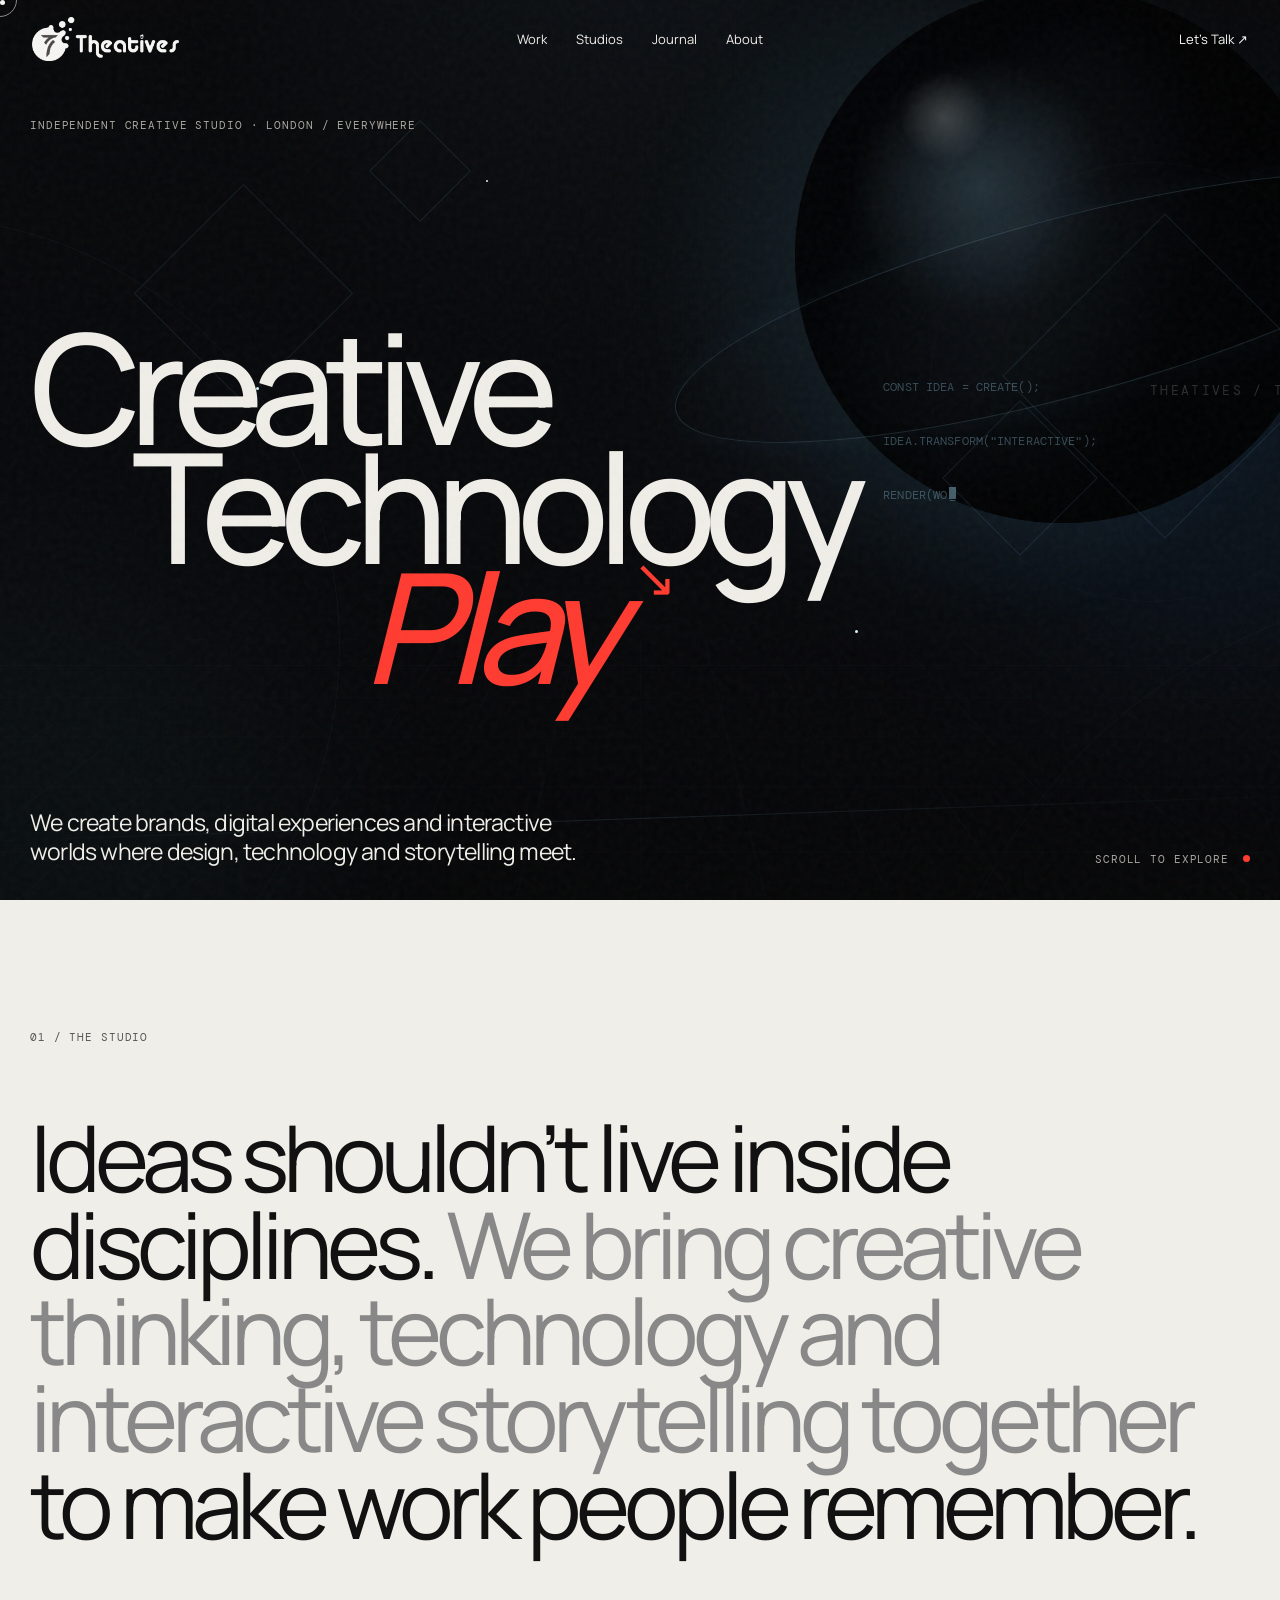
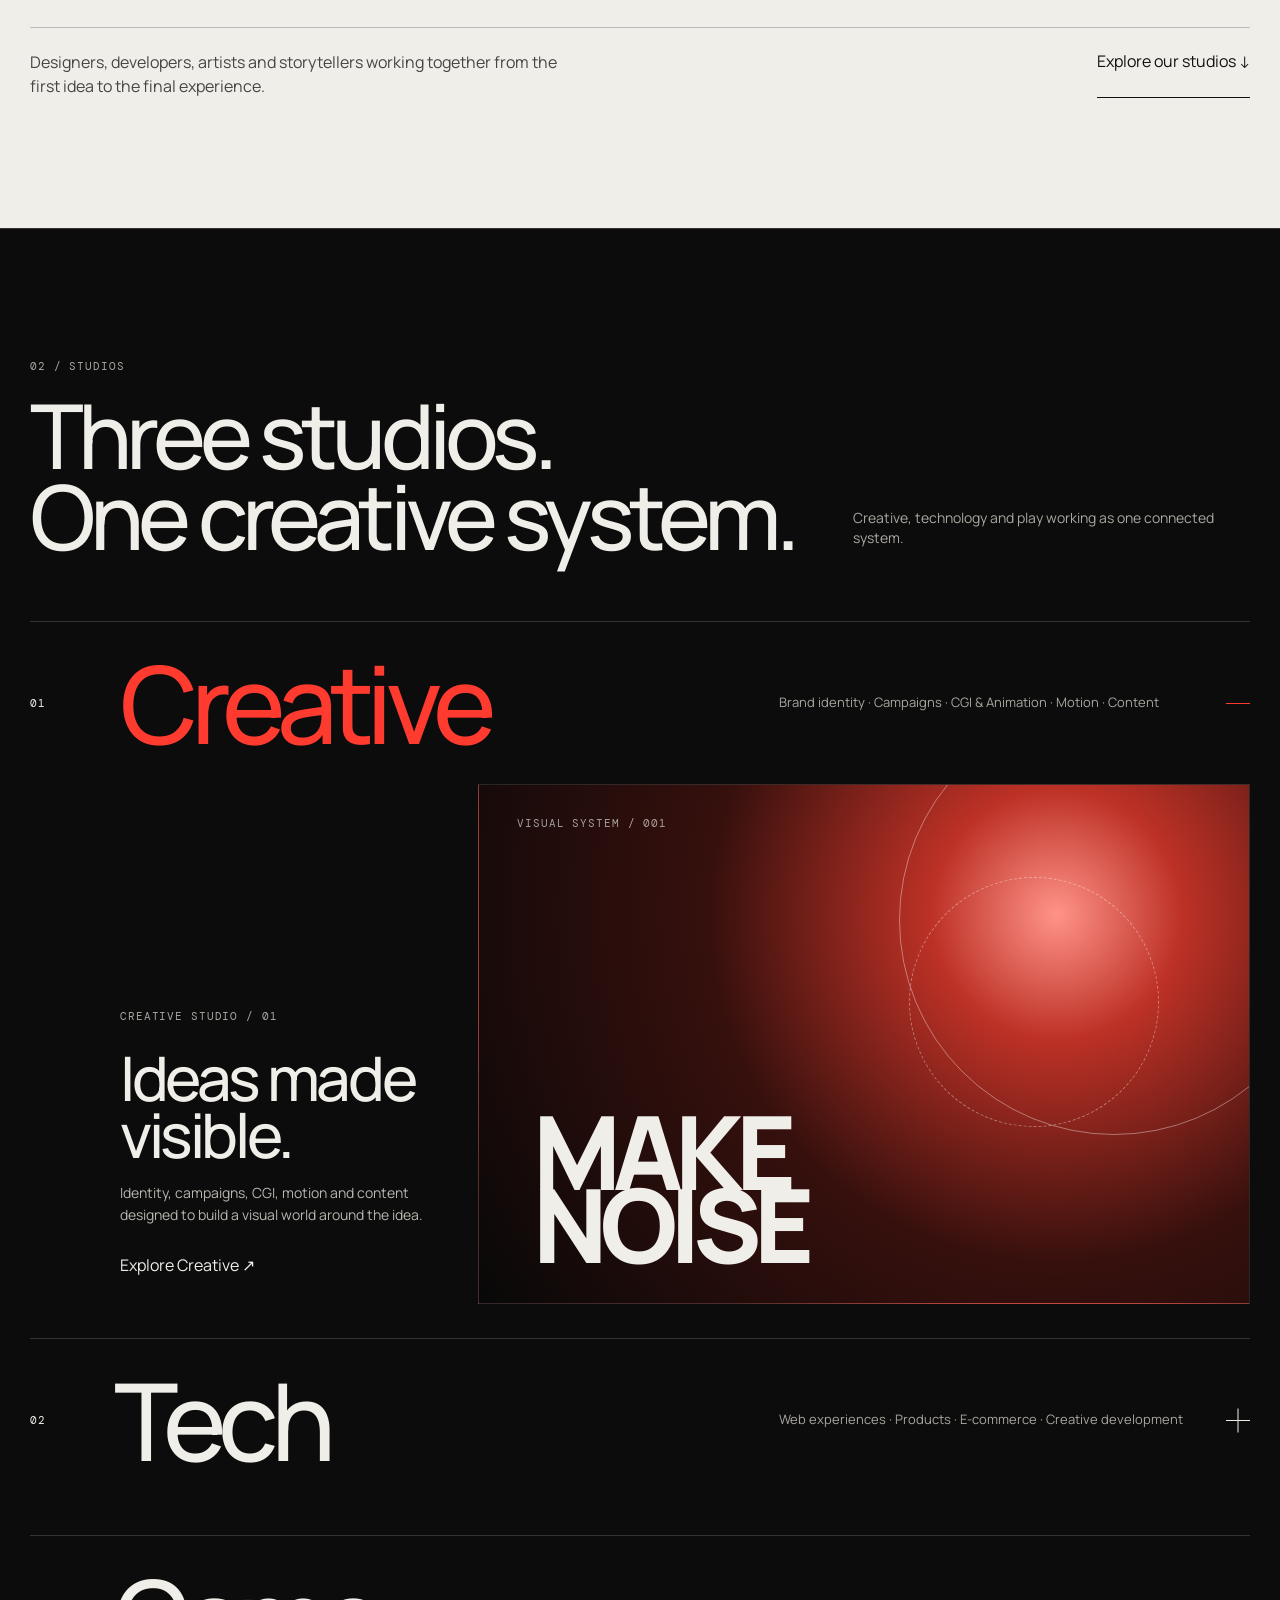
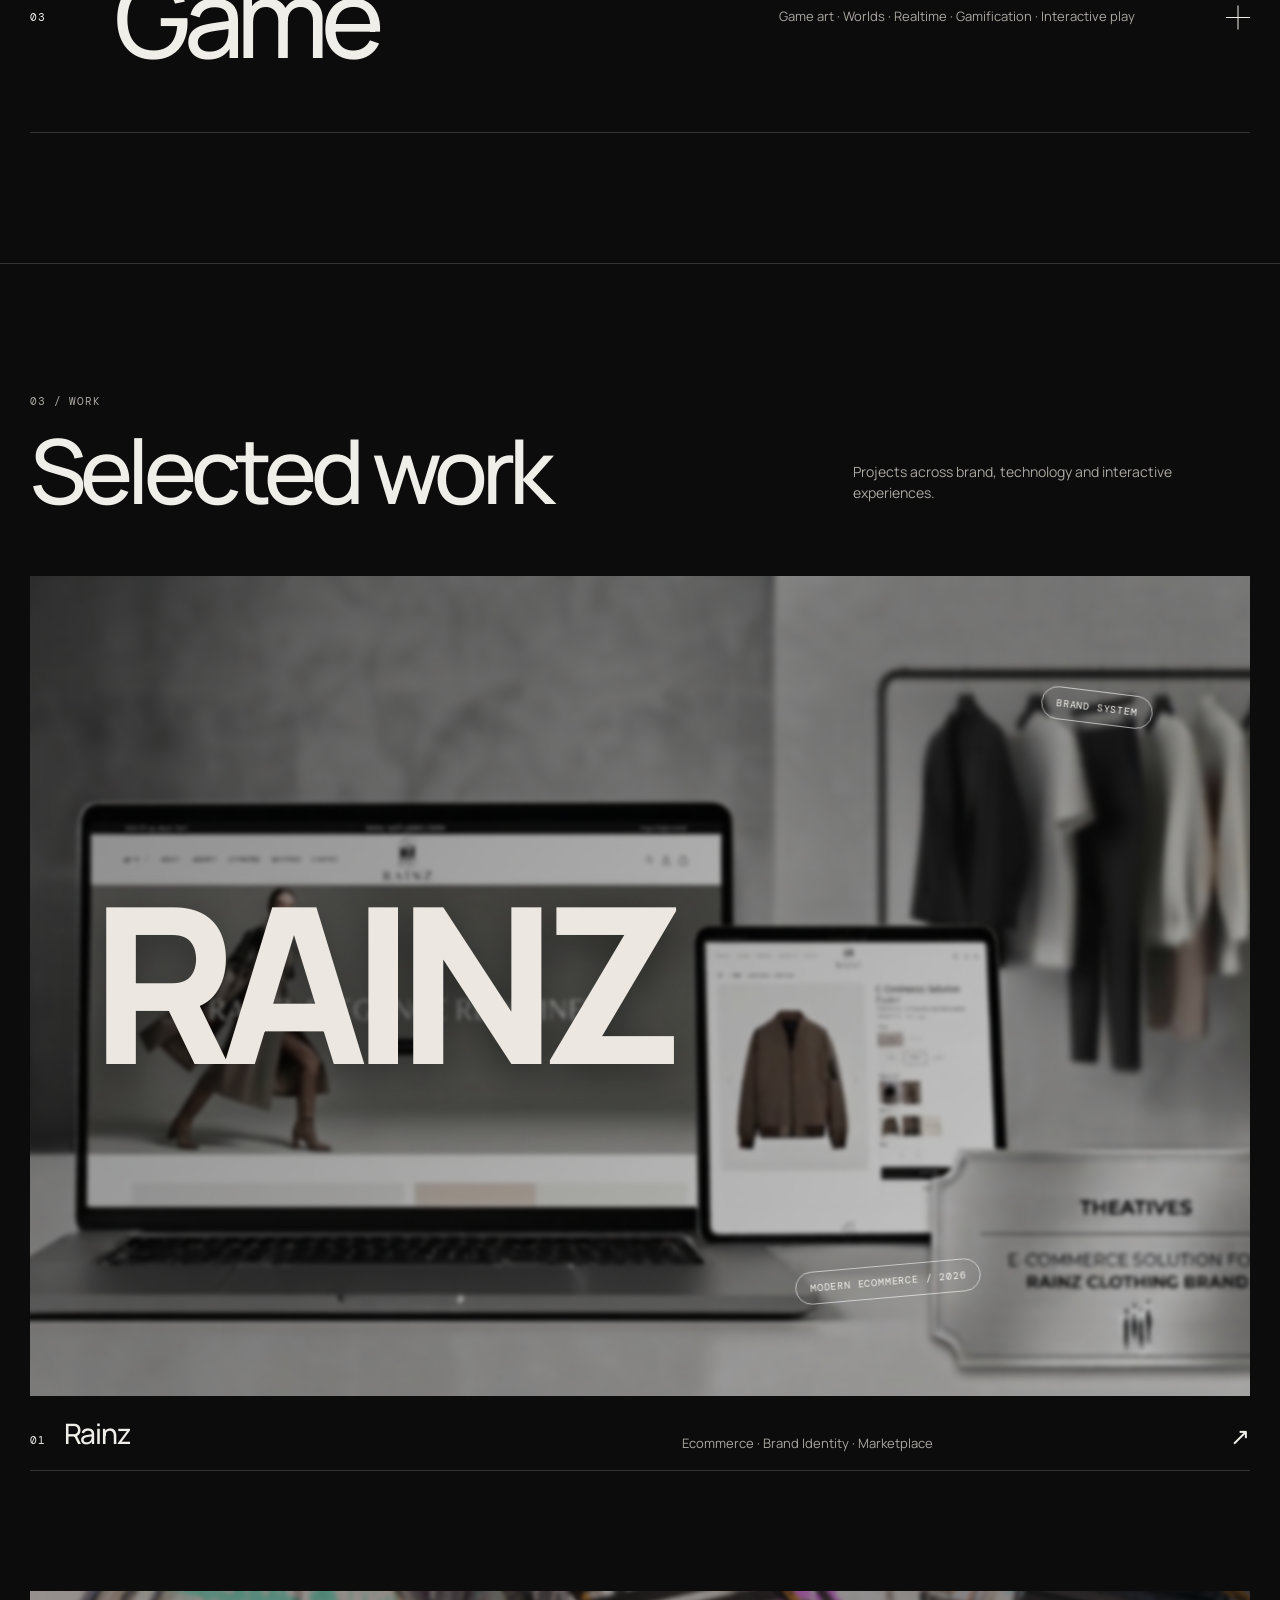
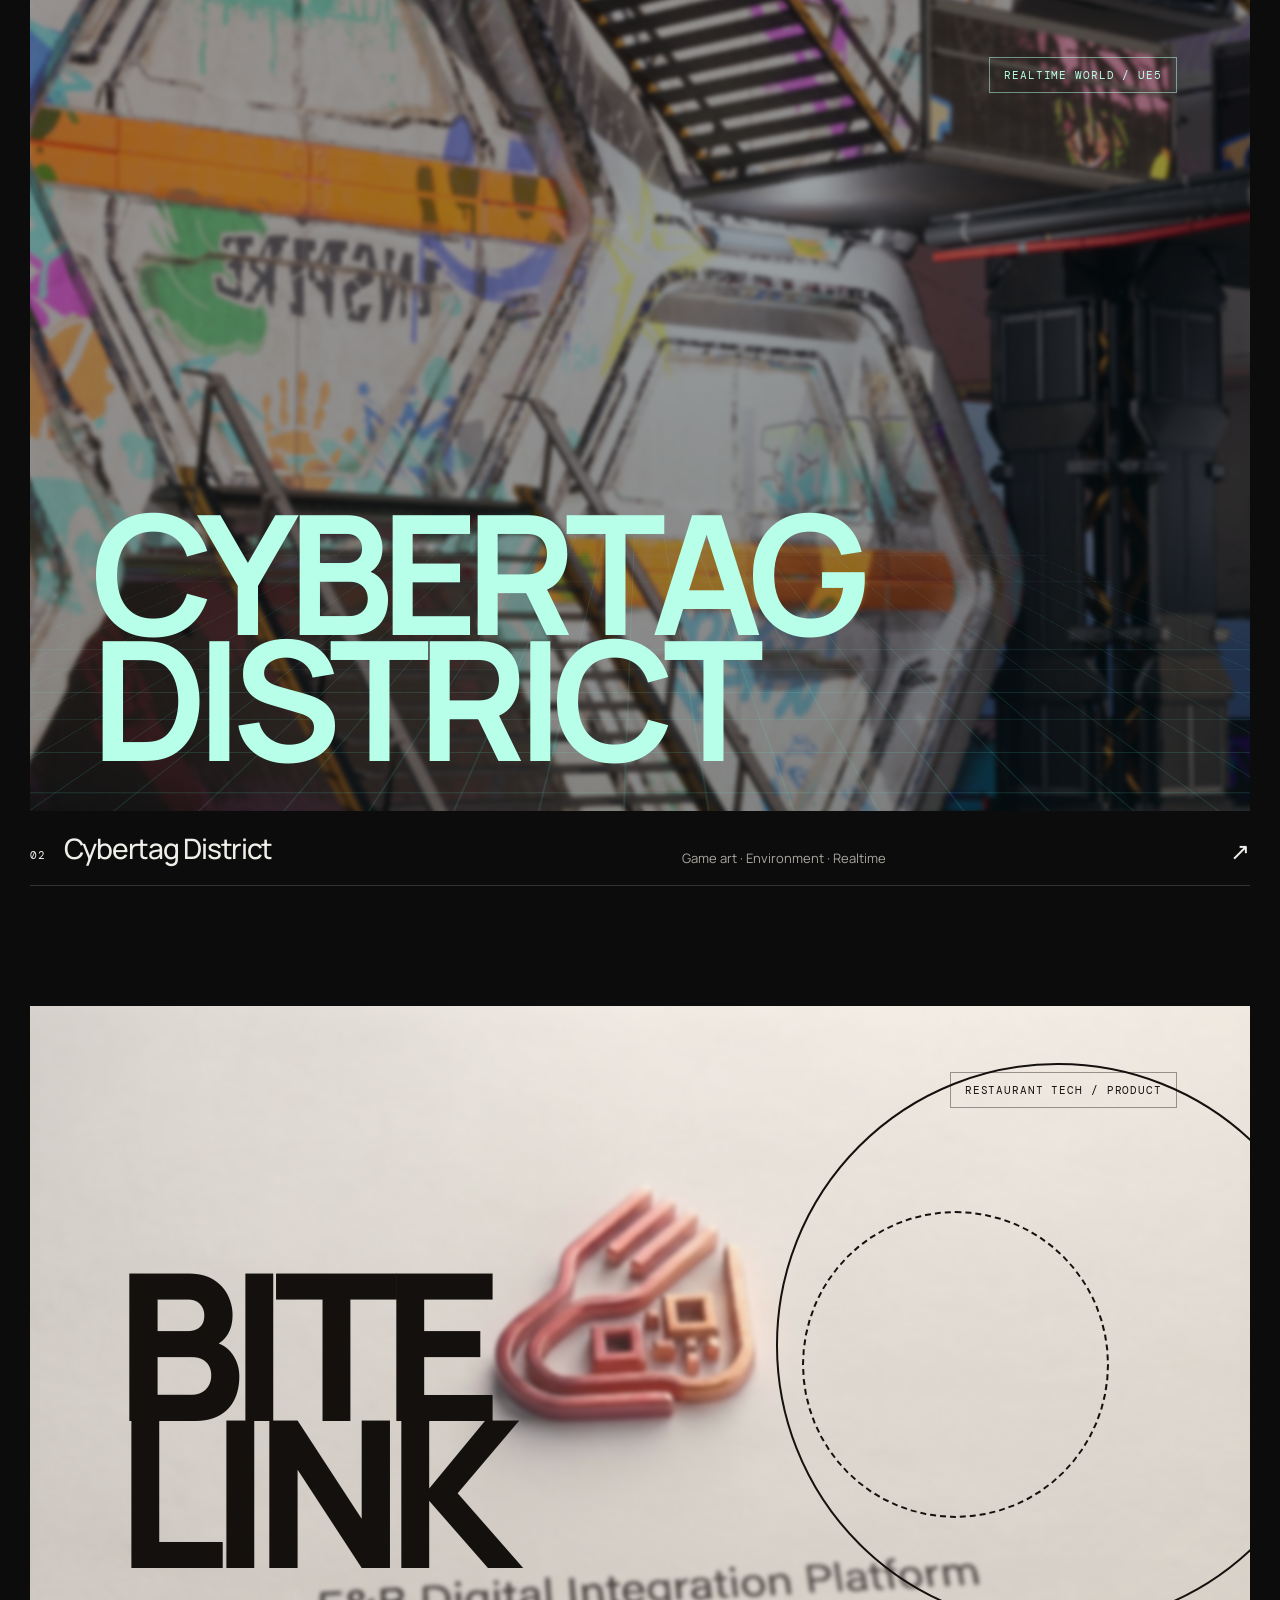
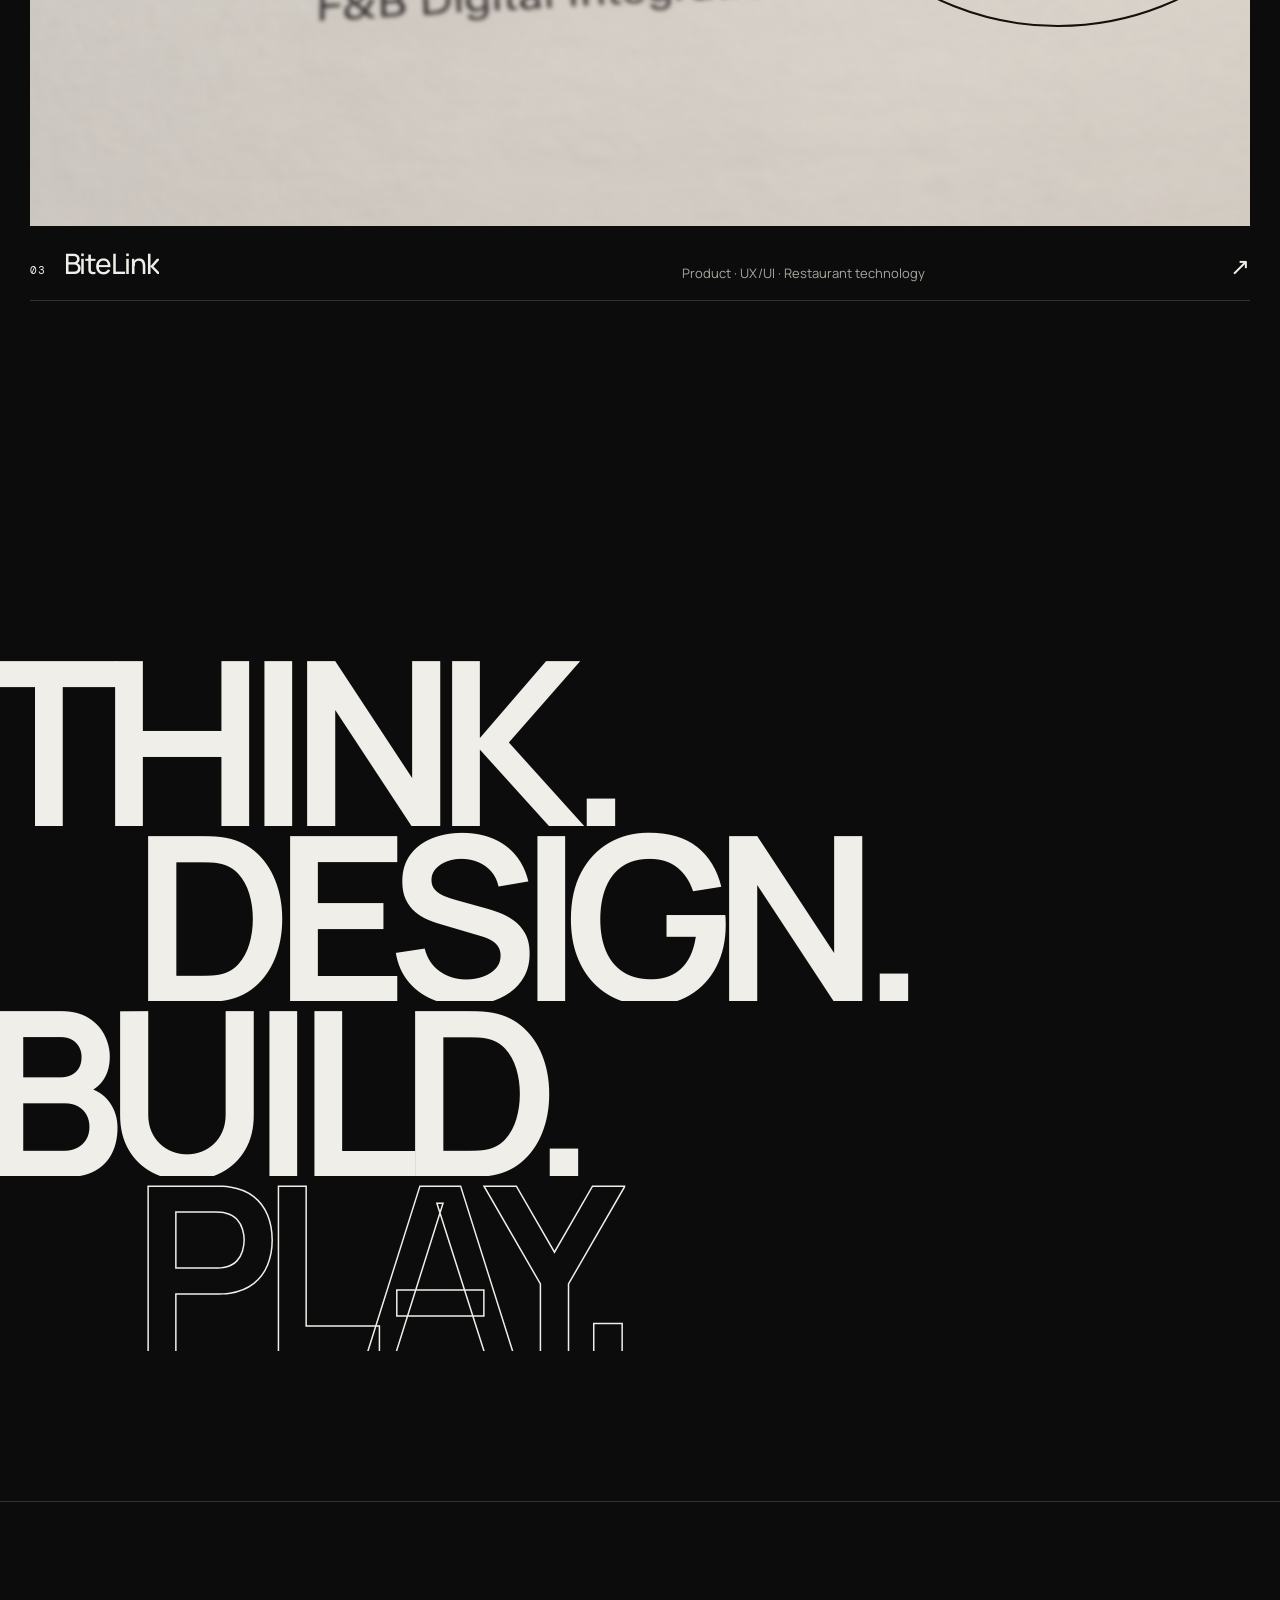
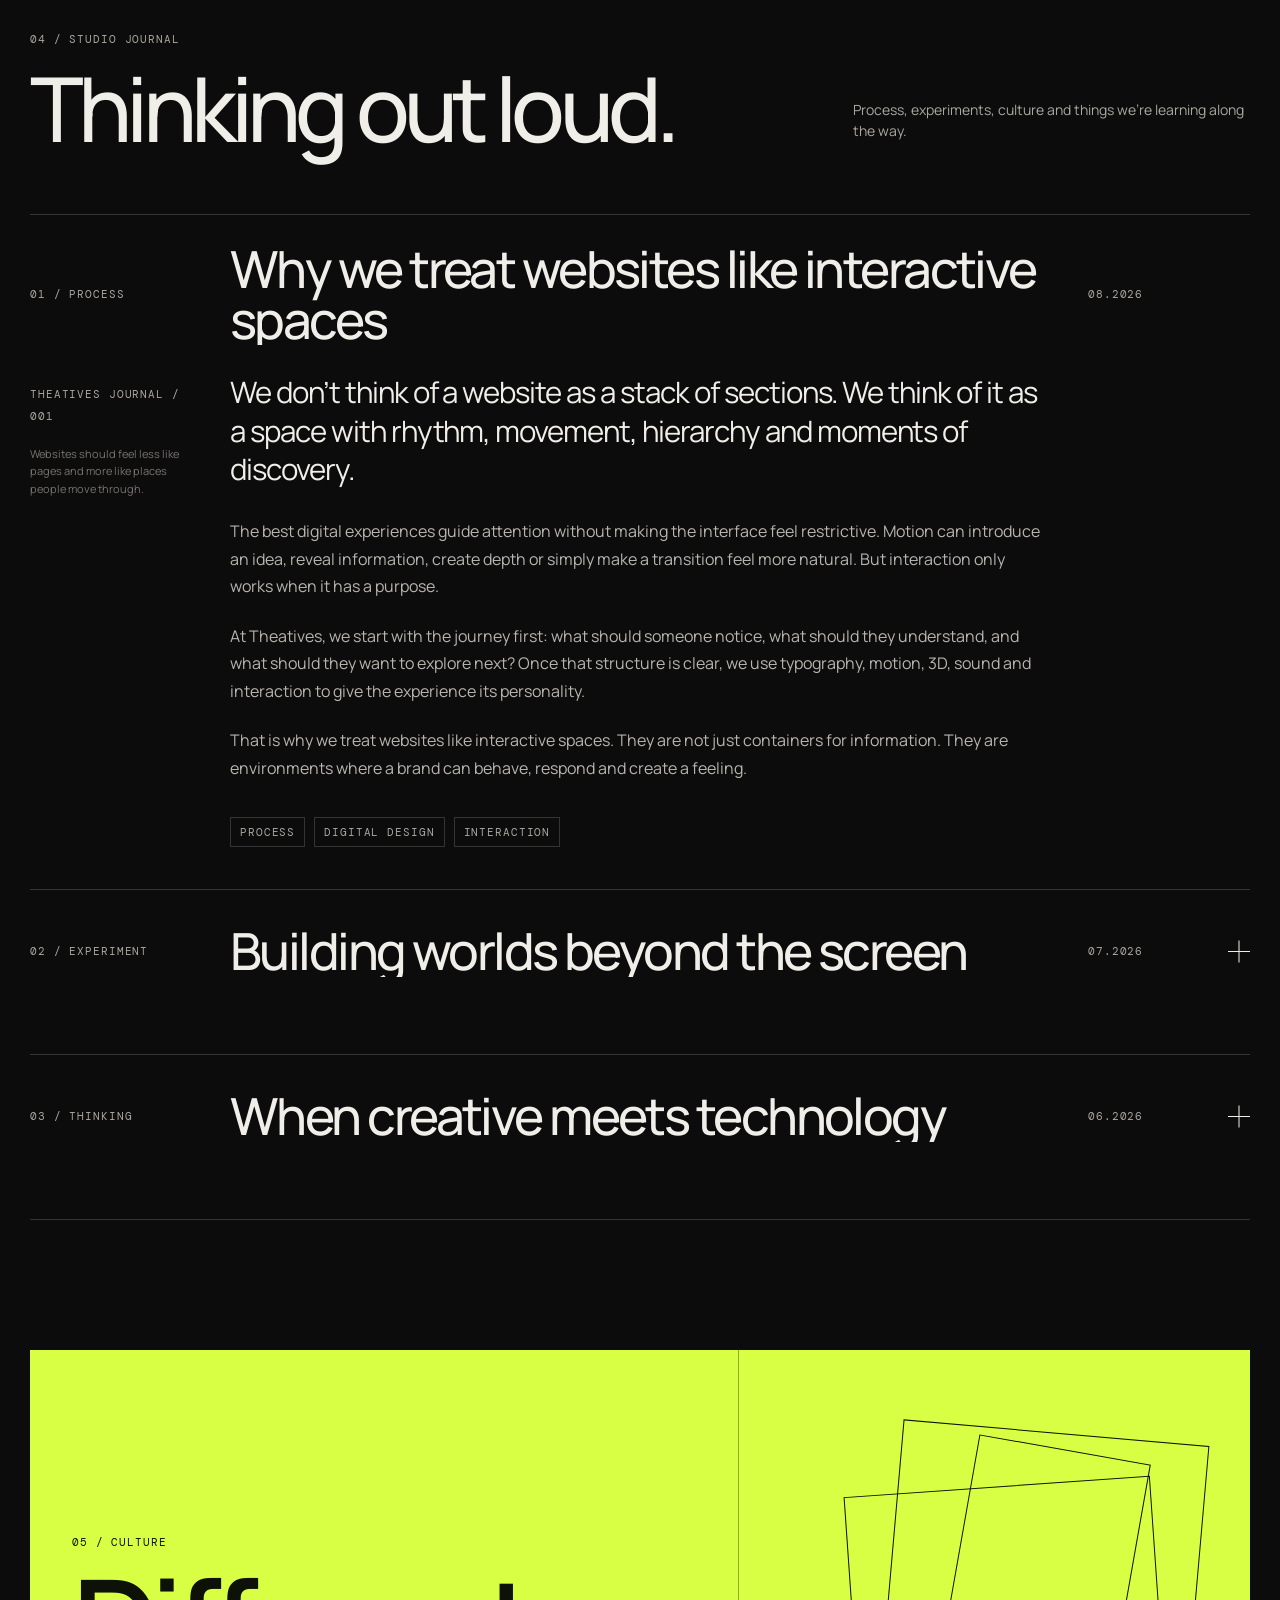
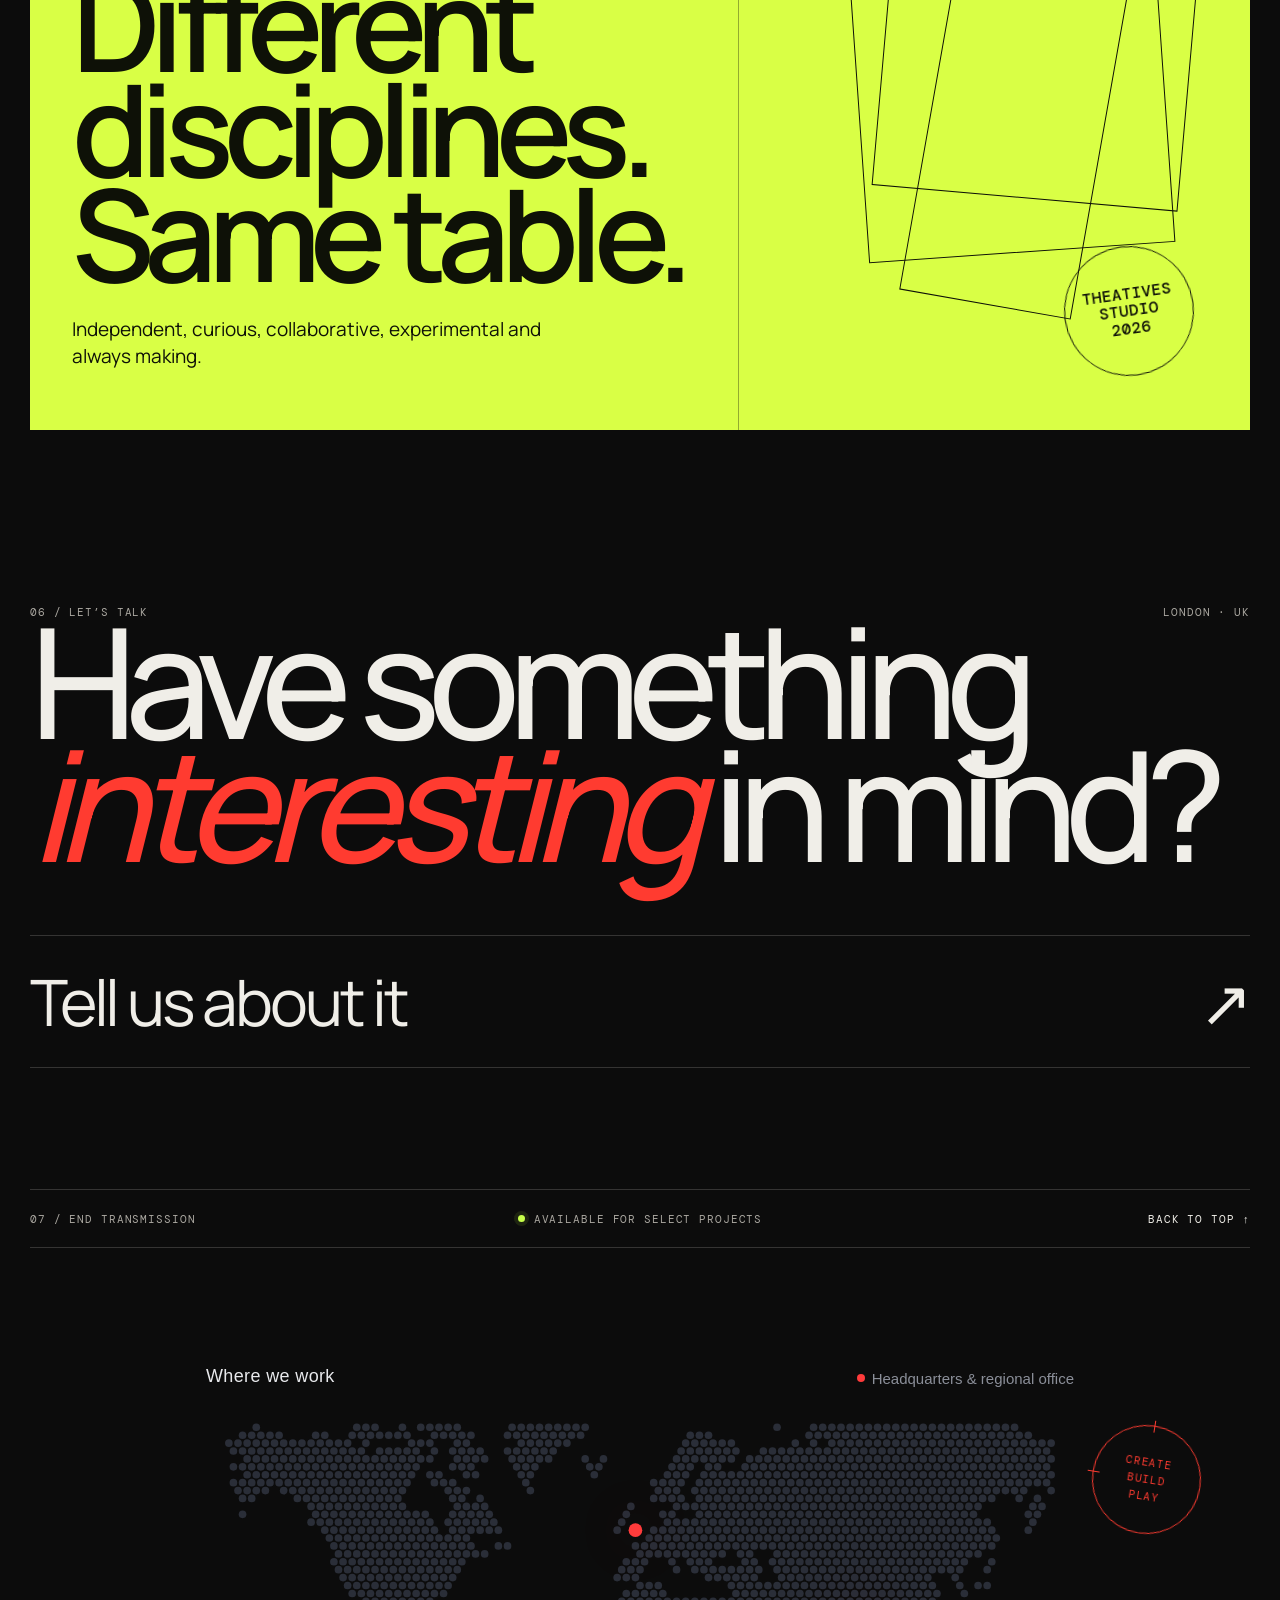
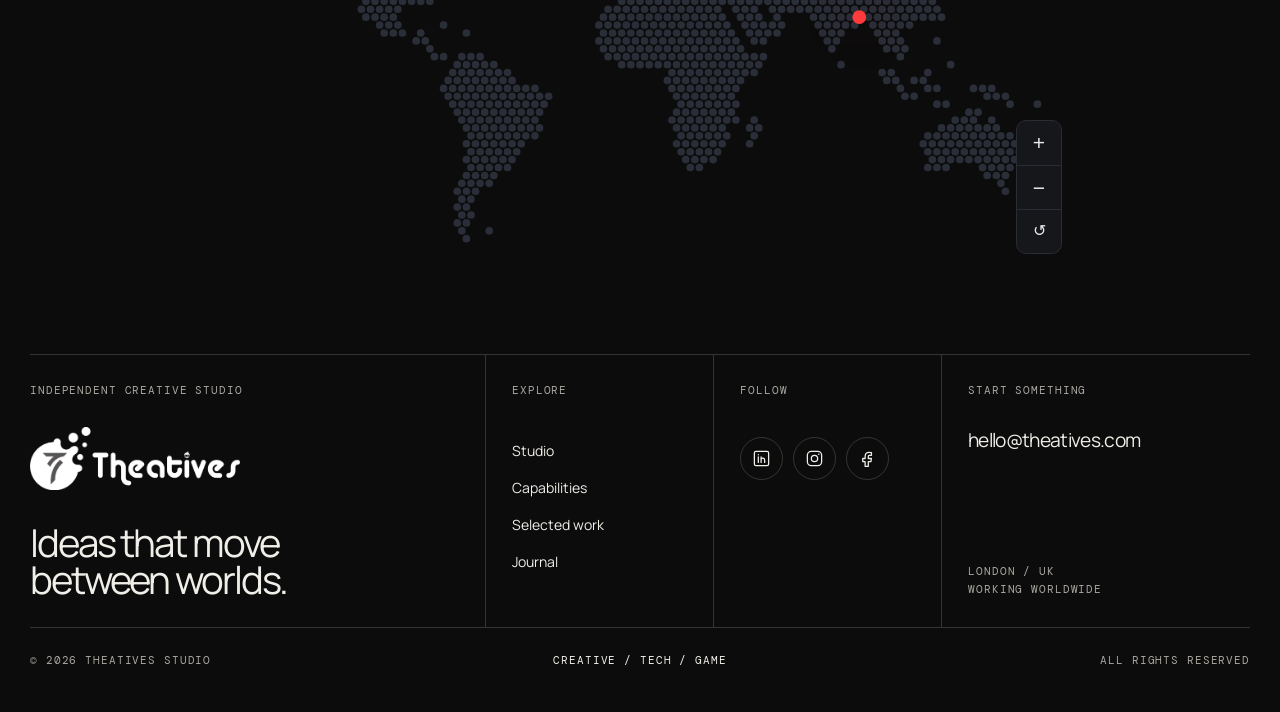
<file: index.html>
<!DOCTYPE html>
<html lang="en">
<head>
  <meta charset="UTF-8" />
  <meta name="viewport" content="width=device-width, initial-scale=1.0" />
  <meta name="theme-color" content="#0d0d0d" />
  <title>Theatives — Creative, Tech & Game Studio</title>
  <meta name="description" content="We create bold brands, digital experiences and interactive worlds through design, technology and storytelling." />
  <meta name="robots" content="index, follow, max-image-preview:large" />
  <meta name="author" content="Theatives Studio" />
  <link rel="canonical" href="https://theatives.com/" />
  <link rel="image_src" href="https://theatives.com/theatives-social-preview-v2.jpg" />

  <link rel="icon" type="image/png" href="favicon-96x96.png" sizes="96x96" />
  <link rel="icon" type="image/svg+xml" href="favicon.svg" />
  <link rel="shortcut icon" href="favicon.ico" />
  <link rel="apple-touch-icon" sizes="180x180" href="apple-touch-icon.png" />
  <link rel="manifest" href="site.webmanifest" />

  <meta property="og:type" content="website" />
  <meta property="og:site_name" content="Theatives" />
  <meta property="og:title" content="Theatives — Creative, Tech & Game Studio" />
  <meta property="og:description" content="We create bold brands, digital experiences and interactive worlds through design, technology and storytelling." />
  <meta property="og:url" content="https://theatives.com/" />
  <meta property="og:image" content="https://theatives.com/theatives-social-preview-v2.jpg" />
  <meta property="og:image:url" content="https://theatives.com/theatives-social-preview-v2.jpg" />
  <meta property="og:image:secure_url" content="https://theatives.com/theatives-social-preview-v2.jpg" />
  <meta property="og:image:type" content="image/jpeg" />
  <meta property="og:image:width" content="1200" />
  <meta property="og:image:height" content="630" />
  <meta property="og:image:alt" content="Theatives — Creative, Tech & Game Studio" />
  <meta property="og:locale" content="en_GB" />

  <meta name="twitter:card" content="summary_large_image" />
  <meta name="twitter:title" content="Theatives — Creative, Tech & Game Studio" />
  <meta name="twitter:description" content="We create bold brands, digital experiences and interactive worlds through design, technology and storytelling." />
  <meta name="twitter:image" content="https://theatives.com/theatives-social-preview-v2.jpg" />
  <meta name="twitter:image:alt" content="Theatives — Creative, Tech & Game Studio" />

  <script type="application/ld+json">
  {
    "@context": "https://schema.org",
    "@type": "Organization",
    "name": "Theatives Studio",
    "url": "https://theatives.com/",
    "logo": "https://theatives.com/theatives-logo.png",
    "email": "hello@theatives.com",
    "description": "We create bold brands, digital experiences and interactive worlds through design, technology and storytelling.",
    "areaServed": "Worldwide",
    "knowsAbout": ["Brand identity", "Creative technology", "Web experiences", "CGI", "Animation", "Game art", "Interactive storytelling"]
  }
  </script>
  <link rel="preconnect" href="https://fonts.googleapis.com">
  <link rel="preconnect" href="https://fonts.gstatic.com" crossorigin>
  <link href="https://fonts.googleapis.com/css2?family=DM+Mono:wght@300;400;500&family=Manrope:wght@300;400;500;600;700;800&display=swap" rel="stylesheet">
  <link rel="stylesheet" href="styles.css?v=20260827-6" />
</head>
<body>
  <div class="noise"></div>

  <div class="global-space" aria-hidden="true">
    <div class="space-glow glow-a"></div>
    <div class="space-glow glow-b"></div>
    <div class="space-grid"></div>
    <div class="space-ring ring-a"></div>
    <div class="space-ring ring-b"></div>
  </div>

  <header class="site-header" id="top">
    <a href="" class="brand" aria-label="Theatives home"><img src="[data-uri]" alt="Theatives" /></a>
    <nav class="desktop-nav" aria-label="Primary">
      <a href="#work" class="text-roll"><span class="scramble-text" data-text="Work">Work</span></a>
      <a href="#studios" class="text-roll"><span class="scramble-text" data-text="Studios">Studios</span></a>
      <a href="#journal" class="text-roll"><span class="scramble-text" data-text="Journal">Journal</span></a>
      <a href="#about" class="text-roll"><span class="scramble-text" data-text="About">About</span></a>
    </nav>
    <a href="#contact" class="header-cta text-roll"><span class="scramble-text" data-text="Let’s Talk ↗︎">Let’s Talk ↗︎</span></a>
    <button class="menu-btn" aria-label="Open menu"><span></span><span></span></button>
  </header>

  <div class="mobile-menu" aria-hidden="true">
    <div class="mobile-menu-inner">
      <a href="#work">Work</a>
      <a href="#studios">Studios</a>
      <a href="#journal">Journal</a>
      <a href="#about">About</a>
      <a href="#contact">Let’s Talk ↗︎</a>
    </div>
  </div>

  <main>
    <section class="hero" id="hero">

      <div class="hero-scifi" aria-hidden="true">
        <div class="scifi-planet">
          <div class="planet-core"></div>
          <div class="planet-shadow"></div>
          <div class="planet-ring"></div>
        </div>
        <div class="wireframe wf-a"></div>
        <div class="wireframe wf-b"></div>
        <div class="particle pt-a"></div>
        <div class="particle pt-b"></div>
        <div class="particle pt-c"></div>
        <div class="horizon-line"></div>

        <div class="wireframe wf-c"></div>
        <div class="wireframe wf-d"></div>
        <div class="hero-terminal mono">
          <div class="terminal-line" data-line="0"></div>
          <div class="terminal-line" data-line="1"></div>
          <div class="terminal-line" data-line="2"></div>
          <div class="terminal-line" data-line="3"></div>
          <div class="terminal-line terminal-value" data-line="4"></div>
          <div class="terminal-line terminal-value" data-line="5"></div>
          <div class="terminal-line terminal-value" data-line="6"></div>
          <span class="terminal-cursor">_</span>
        </div>
      </div>
      <div class="hero-kicker mono reveal">Independent creative studio · London / Everywhere</div>

      <div class="hero-copy">
        <h1 class="hero-title">
          <span class="line reveal">Creative</span>
          <span class="line reveal">Technology</span>
          <span class="line reveal accent-line"><span class="scramble-text" data-text="Play">Play</span> <em>↘︎</em></span>
        </h1>
      </div>

      <div class="hero-bottom">
        <p class="hero-intro reveal">
          We create brands, digital experiences and interactive worlds
          where design, technology and storytelling meet.
        </p>
        <div class="scroll-hint mono reveal">
          <span>SCROLL TO EXPLORE</span>
          <span class="scroll-dot"></span>
        </div>
      </div>

      <div class="hero-orbit" aria-hidden="true">
        <div class="orbit-ring"></div>
        <div class="orbit-word">THEATIVES / THEATIVES / THEATIVES /</div>
      </div>
    </section>


    <section class="statement-section" id="about">
      <div class="section-index mono reveal">01 / THE STUDIO</div>
      <p class="statement reveal">
        Ideas shouldn’t live inside disciplines.
        <span>We bring creative thinking, technology and interactive storytelling together</span>
        to make work people remember.
      </p>
      <div class="statement-foot reveal">
        <p>Designers, developers, artists and storytellers working together from the first idea to the final experience.</p>
        <a href="#studios" class="text-roll"><span class="scramble-text" data-text="Explore our studios ↓">Explore our studios ↓</span></a>
      </div>
    </section>

    <section class="studios-section" id="studios">
      <div class="section-head reveal">
        <div>
          <span class="section-index mono">02 / STUDIOS</span>
          <h2>Three studios.<br>One creative system.</h2>
        </div>
        <p>Creative, technology and play working as one connected system.</p>
      </div>

      <div class="studio-accordion">
        <article class="studio-item active" data-studio="creative">
          <button class="studio-trigger" type="button" aria-expanded="true">
            <span class="studio-number mono">01</span>
            <span class="studio-name scramble-text" data-text="Creative">Creative</span>
            <span class="studio-services">Brand identity · Campaigns · CGI & Animation · Motion · Content</span>
            <span class="studio-plus" aria-hidden="true"></span>
          </button>

          <div class="studio-collapse">
            <div class="studio-collapse-inner">
              <div class="studio-detail">
                <span class="mono">CREATIVE STUDIO / 01</span>
                <h3>Ideas made visible.</h3>
                <p>Identity, campaigns, CGI, motion and content designed to build a visual world around the idea.</p>
                <a href="#" class="text-roll"><span class="scramble-text" data-text="Explore Creative ↗︎">Explore Creative ↗︎</span></a>
              </div>

              <div class="studio-live creative-live" aria-hidden="true">
                <div class="creative-orbit orbit-a"></div>
                <div class="creative-orbit orbit-b"></div>
                <div class="creative-poster cp-a">MAKE<br>NOISE</div>
                <div class="creative-poster cp-b">IDEAS<br>MOVE</div>
                <div class="creative-code mono">VISUAL SYSTEM / 001</div>
              </div>
            </div>
          </div>
        </article>

        <article class="studio-item" data-studio="tech">
          <button class="studio-trigger" type="button" aria-expanded="false">
            <span class="studio-number mono">02</span>
            <span class="studio-name scramble-text" data-text="Tech">Tech</span>
            <span class="studio-services">Web experiences · Products · E-commerce · Creative development</span>
            <span class="studio-plus" aria-hidden="true"></span>
          </button>

          <div class="studio-collapse">
            <div class="studio-collapse-inner">
              <div class="studio-detail">
                <span class="mono">TECH STUDIO / 02</span>
                <h3>Ideas made interactive.</h3>
                <p>Websites, applications and digital products that combine clear systems with expressive interaction.</p>
                <a href="#" class="text-roll"><span class="scramble-text" data-text="Explore Tech ↗︎">Explore Tech ↗︎</span></a>
              </div>

              <div class="studio-live tech-live" aria-hidden="true">
                <div class="tech-grid-v4"></div>
                <div class="tech-sphere"></div>
                <div class="tech-chip chip-a mono">BUILD()</div>
                <div class="tech-chip chip-b mono">MOTION</div>
                <div class="tech-chip chip-c mono">SYSTEM</div>
                <div class="scan-line"></div>
              </div>
            </div>
          </div>
        </article>

        <article class="studio-item" data-studio="game">
          <button class="studio-trigger" type="button" aria-expanded="false">
            <span class="studio-number mono">03</span>
            <span class="studio-name scramble-text" data-text="Game">Game</span>
            <span class="studio-services">Game art · Worlds · Realtime · Gamification · Interactive play</span>
            <span class="studio-plus" aria-hidden="true"></span>
          </button>

          <div class="studio-collapse">
            <div class="studio-collapse-inner">
              <div class="studio-detail">
                <span class="mono">GAME STUDIO / 03</span>
                <h3>Ideas made playable.</h3>
                <p>Realtime environments, game art and interactive worlds built around atmosphere, discovery and play.</p>
                <a href="#" class="text-roll"><span class="scramble-text" data-text="Explore Game ↗︎">Explore Game ↗︎</span></a>
              </div>

              <div class="studio-live game-live" aria-hidden="true">
                <div class="game-sun-v4"></div>
                <div class="game-land gl-a"></div>
                <div class="game-land gl-b"></div>
                <div class="game-land gl-c"></div>
                <div class="game-reticle">+</div>
                <div class="game-readout mono">WORLD / X49.23 Y71.04 Z12.91</div>
              </div>
            </div>
          </div>
        </article>
      </div>
    </section>

<section class="work-section" id="work">
      <div class="section-head reveal">
        <div>
          <span class="section-index mono">03 / WORK</span>
          <h2>Selected work</h2>
        </div>
        <p>Projects across brand, technology and interactive experiences.</p>
      </div>

      <article class="project project-one reveal">
        <a href="https://www.rainzlifestyle.com" class="project-media animated-link">
          <div class="project-art art-1">
            <div class="chrome-word">RAINZ</div>
            <div class="floating-pill pill-a">BRAND SYSTEM</div>
            <div class="floating-pill pill-b">MODERN ECOMMERCE / 2026</div>
          </div>
        </a>
        <div class="project-meta">
          <div>
            <span class="mono">01</span>
            <h3 class="scramble-text" data-text="Rainz">Rainz</h3>
          </div>
          <p>Ecommerce · Brand Identity · Marketplace</p>
          <span class="project-arrow">↗︎</span>
        </div>
      </article>

      <article class="project project-two reveal">
        <a href="https://www.artstation.com/artwork/y4WmRJ" class="project-media animated-link">
          <div class="project-art art-2">
            <div class="cyber-grid"></div>
            <div class="project-tag mono">REALTIME WORLD / UE5</div>
            <div class="cyber-title">CYBERTAG<br>DISTRICT</div>
          </div>
        </a>
        <div class="project-meta">
          <div>
            <span class="mono">02</span>
            <h3 class="scramble-text" data-text="Cybertag District">Cybertag District</h3>
          </div>
          <p>Game art · Environment · Realtime</p>
          <span class="project-arrow">↗︎</span>
        </div>
      </article>

      <article class="project project-three reveal">
        <a href="#" class="project-media animated-link">
          <div class="project-art art-3">
            <div class="food-orbit orbit-one"></div>
            <div class="food-orbit orbit-two"></div>
            <div class="bite-logo">BITE<br>LINK</div>
            <div class="project-tag mono">RESTAURANT TECH / PRODUCT</div>
          </div>
        </a>
        <div class="project-meta">
          <div>
            <span class="mono">03</span>
            <h3 class="scramble-text" data-text="BiteLink">BiteLink</h3>
          </div>
          <p>Product · UX/UI · Restaurant technology</p>
          <span class="project-arrow">↗︎</span>
        </div>
      </article>
    </section>

    <section class="manifesto-section">
      <div class="manifesto-word" data-word="THINK"><span class="scramble-text manifesto-scramble" data-text="THINK.">THINK.</span></div>
      <div class="manifesto-word" data-word="DESIGN"><span class="scramble-text manifesto-scramble" data-text="DESIGN.">DESIGN.</span></div>
      <div class="manifesto-word" data-word="BUILD"><span class="scramble-text manifesto-scramble" data-text="BUILD.">BUILD.</span></div>
      <div class="manifesto-word outline" data-word="PLAY"><span class="scramble-text manifesto-scramble" data-text="PLAY.">PLAY.</span></div>
    </section>

    <section class="journal-section" id="journal">
      <div class="section-head reveal">
        <div>
          <span class="section-index mono">04 / STUDIO JOURNAL</span>
          <h2>Thinking out loud.</h2>
        </div>
        <p>Process, experiments, culture and things we’re learning along the way.</p>
      </div>

      <div class="journal-list journal-accordion">
        <article class="journal-entry reveal active">
          <button class="journal-trigger" type="button" aria-expanded="true">
            <span class="journal-label mono">01 / PROCESS</span>
            <span class="journal-title">Why we treat websites like interactive spaces</span>
            <span class="journal-date mono">08.2026</span>
            <span class="journal-toggle" aria-hidden="true"></span>
          </button>
          <div class="journal-article">
            <div class="journal-article-inner">
              <div class="journal-aside">
                <span class="mono">THEATIVES JOURNAL / 001</span>
                <p>Websites should feel less like pages and more like places people move through.</p>
              </div>
              <div class="journal-body">
                <p class="journal-lead">We don’t think of a website as a stack of sections. We think of it as a space with rhythm, movement, hierarchy and moments of discovery.</p>
                <p>The best digital experiences guide attention without making the interface feel restrictive. Motion can introduce an idea, reveal information, create depth or simply make a transition feel more natural. But interaction only works when it has a purpose.</p>
                <p>At Theatives, we start with the journey first: what should someone notice, what should they understand, and what should they want to explore next? Once that structure is clear, we use typography, motion, 3D, sound and interaction to give the experience its personality.</p>
                <p>That is why we treat websites like interactive spaces. They are not just containers for information. They are environments where a brand can behave, respond and create a feeling.</p>
                <div class="journal-meta mono"><span>PROCESS</span><span>DIGITAL DESIGN</span><span>INTERACTION</span></div>
              </div>
            </div>
          </div>
        </article>

        <article class="journal-entry reveal">
          <button class="journal-trigger" type="button" aria-expanded="false">
            <span class="journal-label mono">02 / EXPERIMENT</span>
            <span class="journal-title">Building worlds beyond the screen</span>
            <span class="journal-date mono">07.2026</span>
            <span class="journal-toggle" aria-hidden="true"></span>
          </button>
          <div class="journal-article">
            <div class="journal-article-inner">
              <div class="journal-aside">
                <span class="mono">THEATIVES JOURNAL / 002</span>
                <p>Realtime tools are changing how we approach environments, storytelling and digital campaigns.</p>
              </div>
              <div class="journal-body">
                <p class="journal-lead">A digital world does not have to belong to a game. It can become a campaign, a product launch, an interactive portfolio or a new way to tell a brand story.</p>
                <p>Realtime technology gives us the freedom to design spaces that can be explored rather than simply watched. Lighting can react, objects can respond to the user, and a single environment can produce still images, films, interactive scenes and social content without rebuilding the idea from scratch.</p>
                <p>We are interested in the space between CGI, games and digital design. That overlap creates experiences that can feel cinematic while remaining interactive.</p>
                <p>The experiment is not about using 3D because it looks futuristic. It is about finding situations where depth, movement and realtime response make the idea more memorable.</p>
                <div class="journal-meta mono"><span>REALTIME</span><span>CGI</span><span>WORLD BUILDING</span></div>
              </div>
            </div>
          </div>
        </article>

        <article class="journal-entry reveal">
          <button class="journal-trigger" type="button" aria-expanded="false">
            <span class="journal-label mono">03 / THINKING</span>
            <span class="journal-title">When creative meets technology</span>
            <span class="journal-date mono">06.2026</span>
            <span class="journal-toggle" aria-hidden="true"></span>
          </button>
          <div class="journal-article">
            <div class="journal-article-inner">
              <div class="journal-aside">
                <span class="mono">THEATIVES JOURNAL / 003</span>
                <p>The strongest ideas are often the ones that are not forced into a single discipline.</p>
              </div>
              <div class="journal-body">
                <p class="journal-lead">Creative and technology are often treated as separate stages: first the idea is designed, then it is handed to someone else to make it work.</p>
                <p>We prefer to bring both sides together from the beginning. A developer might discover an interaction that changes the visual direction. A 3D artist might create an asset that becomes part of the interface. A designer might simplify the technology into something that feels effortless for the user.</p>
                <p>That collaboration changes the outcome because the idea is shaped by what is visually interesting and what is technically possible at the same time.</p>
                <p>For us, the most interesting work happens in the overlap between Creative, Tech and Game.</p>
                <div class="journal-meta mono"><span>CREATIVE TECH</span><span>COLLABORATION</span><span>THEATIVES</span></div>
              </div>
            </div>
          </div>
        </article>
      </div>
    </section>

<section class="culture-section">
      <div class="culture-banner">
        <div class="culture-copy reveal">
          <span class="mono">05 / CULTURE</span>
          <h2>Different disciplines.<br>Same table.</h2>
          <p>Independent, curious, collaborative, experimental and always making.</p>
        </div>
        <div class="culture-graphic" aria-hidden="true">
          <div class="frame-line f1"></div>
          <div class="frame-line f2"></div>
          <div class="frame-line f3"></div>
          <div class="culture-stamp">THEATIVES<br>STUDIO<br>2026</div>
        </div>
      </div>
    </section>

    <section class="contact-section" id="contact">
      <div class="contact-top mono">
        <span>06 / LET’S TALK</span>
        <span>LONDON · UK</span>
      </div>
      <h2 class="contact-title">
        Have something<br>
        <span>interesting</span> in mind?
      </h2>
      
      <button class="contact-link contact-toggle" type="button" aria-expanded="false" aria-controls="contact-form-panel">
        <span class="scramble-text contact-scramble" data-text="Tell us about it">Tell us about it</span>
        <span class="contact-toggle-arrow">↗︎</span>
      </button>

      <div class="contact-form-panel" id="contact-form-panel">
        <div class="contact-form-inner">
          <div class="form-intro">
            <span class="mono">START A CONVERSATION</span>
            <h3>Tell us what<br>you’re thinking.</h3>
            <p>Share the basics and we’ll take it from there.</p>
          </div>

          <form class="project-form" id="project-form"
                data-google-script-url="https://script.google.com/macros/s/AKfycbwvW5NcCSdJKcB7rQe_5EEQ1PDzjt3WhocBVmuotFC69uxukpRDDXVqodPOQLM04Ju6/exec"
                novalidate>
            <div class="form-honeypot" aria-hidden="true">
              <label>
                Leave this field empty
                <input type="text" name="website" tabindex="-1" autocomplete="off">
              </label>
            </div>
            <div class="field-row">
              <label class="field">
                <span class="mono">EMAIL</span>
                <input type="email" name="email" placeholder="you@example.com" required>
              </label>

              <label class="field">
                <span class="mono">CONTACT</span>
                <input type="text" name="contact" placeholder="Name / phone / preferred contact" required>
              </label>
            </div>

            <label class="field field-optional">
              <span class="mono">MOBILE / WHATSAPP <small>(OPTIONAL)</small></span>
              <input type="tel" name="mobile" placeholder="+44 0000 000000" autocomplete="tel">
            </label>

            <label class="field field-message">
              <span class="mono">TELL US ABOUT IT</span>
              <textarea name="message" rows="5" placeholder="A short paragraph about your project, idea, timeline or what you need..." required></textarea>
            </label>

            <div class="form-bottom">
              <p class="form-note mono">WE’LL GET BACK TO YOU AS SOON AS WE CAN.</p>
              <button type="submit" class="form-submit">
                <span class="scramble-text" data-text="Send enquiry ↗︎">Send enquiry ↗︎</span>
              </button>
            </div>

            <div class="form-success" role="status" aria-live="polite">
              Thanks — your enquiry has been sent. We’ll get back to you soon.
            </div>
          </form>
        </div>
      </div>

      <footer class="site-footer">
        <div class="footer-rail mono">
          <span>07 / END TRANSMISSION</span>
          <span class="footer-availability"><i aria-hidden="true"></i> Available for select projects</span>
          <a href="#top" aria-label="Back to the top of the page">Back to top <span aria-hidden="true">&uarr;</span></a>
        </div>

        <div class="footer-wordmark" aria-label="Theatives">
          <iframe
            class="footer-map-frame"
            src="footer-map.html"
            title="Theatives office locations"
            loading="lazy"
            scrolling="no"
          ></iframe>
          <div class="footer-seal mono" aria-hidden="true"><span>CREATE<br>BUILD<br>PLAY</span></div>
        </div>

        <div class="footer-directory">
          <div class="footer-pitch">
            <span class="mono">INDEPENDENT CREATIVE STUDIO</span>
            <img class="footer-pitch-logo" src="theatives-logo.png" alt="Theatives" />
            <p>Ideas that move<br>between worlds.</p>
          </div>

          <nav class="footer-nav" aria-label="Footer navigation">
            <span class="mono">EXPLORE</span>
            <a href="#about">Studio <span>&nearr;</span></a>
            <a href="#studios">Capabilities <span>&nearr;</span></a>
            <a href="#work">Selected work <span>&nearr;</span></a>
            <a href="#journal">Journal <span>&nearr;</span></a>
          </nav>

          <div class="footer-nav">
            <span class="mono">FOLLOW</span>
            <div class="footer-socials">
              <a href="https://www.linkedin.com/company/theatives/" target="_blank" rel="noopener noreferrer" aria-label="Follow on LinkedIn" data-tooltip="Follow on LinkedIn">
                <svg viewBox="0 0 24 24" aria-hidden="true"><rect x="3" y="3" width="18" height="18" rx="2"/><path d="M8 10v7M8 7.2v.1M11.5 17v-7m0 3c.8-2 4.5-2.2 4.5 1.2V17"/></svg>
              </a>
              <a href="https://www.instagram.com/theatives_/" target="_blank" rel="noopener noreferrer" aria-label="Follow on Instagram" data-tooltip="Follow on Instagram">
                <svg viewBox="0 0 24 24" aria-hidden="true"><rect x="3" y="3" width="18" height="18" rx="5"/><circle cx="12" cy="12" r="4"/><circle class="social-dot" cx="17.4" cy="6.7" r="1"/></svg>
              </a>
              <a href="https://www.facebook.com/theatives" target="_blank" rel="noopener noreferrer" aria-label="Follow on Facebook" data-tooltip="Follow on Facebook">
                <svg viewBox="0 0 24 24" aria-hidden="true"><path d="M14 8h3V4.5c-.7-.1-1.8-.2-3-.2-3 0-5 1.8-5 5.2V12H6v4h3v6h4v-6h3.3l.7-4h-4V9.8C13 8.6 13.3 8 14 8z"/></svg>
              </a>
            </div>
          </div>

          <div class="footer-contact">
            <span class="mono">START SOMETHING</span>
            <a href="mailto:hello@theatives.com">hello@theatives.com <span>&nearr;</span></a>
            <p class="mono">LONDON / UK<br>WORKING WORLDWIDE</p>
          </div>
        </div>

        <div class="footer-bottom mono">
          <span>&copy; 2026 THEATIVES STUDIO</span>
          <span>CREATIVE / TECH / GAME</span>
          <span>ALL RIGHTS RESERVED</span>
        </div>
      </footer>
    </section>
  </main>

  <div class="cursor-dot"></div>
  <div class="cursor-ring"></div>

  <script src="script.js?v=20260827-2"></script>
</body>
</html>
</file>
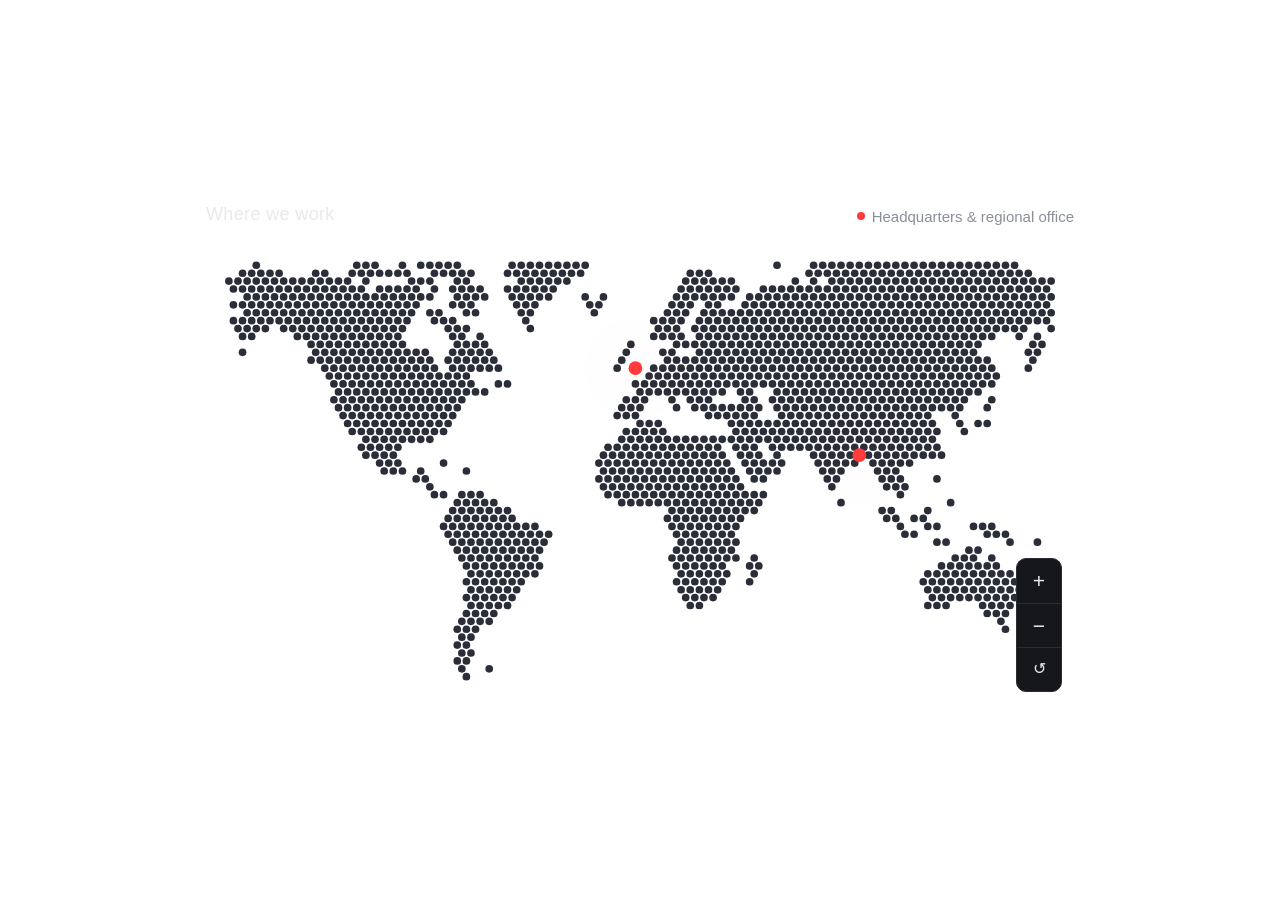
<file: footer-map.html>
<!DOCTYPE html>
<html lang="en">
<head>
<meta charset="UTF-8">
<meta name="viewport" content="width=device-width, initial-scale=1.0">
<title>Theatives — Footer Location Map</title>
<style>
  :root {
    --map-bg: #0a0b0d;
    --dot: #2a2e38;
    --accent: #ff3b3b;
    --accent-glow: rgba(255, 59, 59, 0.35);
    --text: #e8e9ec;
    --text-dim: #8b8f99;
  }

  * { box-sizing: border-box; }

  html,
  body {
    overflow: hidden;
  }

  body {
    margin: 0;
    background: transparent;
    font-family: -apple-system, "Inter", "Helvetica Neue", Arial, sans-serif;
    display: flex;
    align-items: center;
    justify-content: center;
    min-height: 100vh;
    padding: 40px 16px;
  }

  /* ============ FOOTER LOCATIONS COMPONENT ============ */
  .tv-locations {
    width: 100%;
    max-width: 980px;
    background: transparent;
    border-radius: 18px;
    padding: 40px clamp(20px, 5vw, 56px) 32px;
    position: relative;
  }

  .tv-locations__head {
    display: flex;
    align-items: baseline;
    justify-content: space-between;
    gap: 16px;
    margin-bottom: 22px;
    flex-wrap: wrap;
  }

  .tv-locations__title {
    color: var(--text);
    font-size: 18px;
    letter-spacing: 0.02em;
    margin: 0;
    font-weight: 500;
  }

  .tv-locations__legend {
    display: flex;
    gap: 20px;
    font-size: 15px;
    color: var(--text-dim);
  }

  .tv-locations__legend span {
    display: inline-flex;
    align-items: center;
    gap: 7px;
  }

  .tv-locations__legend i {
    width: 8px;
    height: 8px;
    border-radius: 50%;
    background: var(--accent);
    display: inline-block;
  }

  .tv-map {
    position: relative;
    width: 100%;
    line-height: 0;
    border-radius: 12px;
    overflow: hidden;
    background: transparent;
  }

  .tv-map svg {
    width: 100%;
    height: auto;
    display: block;
    touch-action: none;
    cursor: default;
  }

  .tv-map svg.tv-can-pan {
    cursor: grab;
  }

  .tv-map svg.is-panning {
    cursor: grabbing;
  }

  .tv-map circle.tv-dot {
    fill: var(--dot);
  }

  /* Marker: outer pulse ring + solid core. Counter-scaled so it reads
     the same size regardless of zoom level. */
  .tv-marker { cursor: pointer; }

  .tv-marker .tv-marker__ping {
    fill: var(--accent);
    opacity: 0.55;
    transform-box: fill-box;
    transform-origin: center;
    animation: tv-ping 2.4s cubic-bezier(0.2, 0.6, 0.4, 1) infinite;
  }

  .tv-marker .tv-marker__core {
    fill: var(--accent);
    filter: drop-shadow(0 0 3px var(--accent-glow));
  }

  .tv-marker:nth-of-type(2) .tv-marker__ping {
    animation-delay: 1.2s;
  }

  @keyframes tv-ping {
    0%   { r: 0.7; opacity: 0.55; }
    75%  { r: 3; opacity: 0; }
    100% { r: 3; opacity: 0; }
  }

  /* Zoom controls */
  .tv-zoom {
    position: absolute;
    right: 12px;
    bottom: 12px;
    display: flex;
    flex-direction: column;
    background: #16171b;
    border: 1px solid #2a2c33;
    border-radius: 10px;
    overflow: hidden;
    z-index: 6;
  }

  .tv-zoom button {
    width: 44px;
    height: 44px;
    border: none;
    background: transparent;
    color: var(--text);
    font-size: 21px;
    line-height: 1;
    cursor: pointer;
    display: flex;
    align-items: center;
    justify-content: center;
  }

  .tv-zoom button:hover {
    background: #202228;
  }

  .tv-zoom button + button {
    border-top: 1px solid #2a2c33;
  }

  /* Tooltip — appended to <body> and positioned with position:fixed so
     it always renders above the map/page regardless of ancestor
     overflow or stacking context, and never gets clipped or fought
     over by other elements. Only one is ever shown at a time, so two
     markers can never show overlapping tooltip text. */
  .tv-tooltip {
    position: fixed;
    pointer-events: none;
    transform: translate(-50%, calc(-100% - 14px));
    background: #16171b;
    border: 1px solid #2a2c33;
    border-radius: 10px;
    padding: 9px 13px;
    white-space: nowrap;
    opacity: 0;
    transition: opacity 0.12s ease, transform 0.12s ease;
    box-shadow: 0 8px 24px rgba(0,0,0,0.5);
    z-index: 99999;
  }

  .tv-tooltip.is-visible {
    opacity: 1;
    transform: translate(-50%, calc(-100% - 20px));
  }

  .tv-tooltip__place {
    color: var(--text);
    font-size: 16px;
    font-weight: 600;
    display: block;
  }

  .tv-tooltip__role {
    color: var(--accent);
    font-size: 13px;
    font-weight: 500;
    letter-spacing: 0.02em;
    display: block;
    margin-top: 2px;
  }

  .tv-tooltip::after {
    content: "";
    position: absolute;
    top: 100%;
    left: 50%;
    transform: translateX(-50%);
    border: 6px solid transparent;
    border-top-color: #16171b;
  }

  .tv-mobile-label {
    display: none;
  }

  @media (max-width: 640px) {
    .tv-locations { padding: 18px 0 16px; border-radius: 14px; }
    .tv-locations__head { padding: 0 14px; }
    .tv-locations__legend { display: none; }
    .tv-map {
      height: 360px;
      overflow: visible;
    }
    .tv-map svg {
      height: 100%;
      transform: scale(1.32);
      transform-origin: center;
    }
    .tv-mobile-label {
      position: absolute;
      z-index: 7;
      display: block;
      transform: translate(-50%, calc(-100% - 10px));
      padding: 7px 10px;
      border: 1px solid #2a2c33;
      border-radius: 7px;
      background: #16171b;
      box-shadow: 0 6px 18px rgba(0,0,0,.42);
      white-space: nowrap;
      pointer-events: none;
      line-height: 1.25;
    }
    .tv-mobile-label strong {
      display: block;
      color: var(--text);
      font-size: 12px;
    }
    .tv-mobile-label span {
      display: block;
      margin-top: 2px;
      color: var(--accent);
      font-size: 10px;
    }
  }
</style>
</head>
<body>

<div class="tv-locations">
  <div class="tv-locations__head">
    <p class="tv-locations__title">Where we work</p>
    <div class="tv-locations__legend">
      <span><i></i>Headquarters &amp; regional office</span>
    </div>
  </div>

  <div class="tv-map" id="tvMap">
    <svg id="tvSvg" viewBox="-2 -2 95 50" xmlns="http://www.w3.org/2000/svg">
      <g id="tvZoomLayer">
        <g class="tv-dot-grid" fill="#2a2e38">
          <circle cx="3.5" cy="0" r="0.42"/><circle cx="14.5" cy="0" r="0.42"/><circle cx="15.5" cy="0" r="0.42"/><circle cx="16.5" cy="0" r="0.42"/><circle cx="19.5" cy="0" r="0.42"/><circle cx="21.5" cy="0" r="0.42"/><circle cx="22.5" cy="0" r="0.42"/><circle cx="23.5" cy="0" r="0.42"/><circle cx="24.5" cy="0" r="0.42"/><circle cx="25.5" cy="0" r="0.42"/><circle cx="31.5" cy="0" r="0.42"/><circle cx="32.5" cy="0" r="0.42"/><circle cx="33.5" cy="0" r="0.42"/><circle cx="34.5" cy="0" r="0.42"/><circle cx="35.5" cy="0" r="0.42"/><circle cx="36.5" cy="0" r="0.42"/><circle cx="37.5" cy="0" r="0.42"/><circle cx="38.5" cy="0" r="0.42"/><circle cx="39.5" cy="0" r="0.42"/><circle cx="60.5" cy="0" r="0.42"/><circle cx="64.5" cy="0" r="0.42"/><circle cx="65.5" cy="0" r="0.42"/><circle cx="66.5" cy="0" r="0.42"/><circle cx="67.5" cy="0" r="0.42"/><circle cx="68.5" cy="0" r="0.42"/><circle cx="69.5" cy="0" r="0.42"/><circle cx="70.5" cy="0" r="0.42"/><circle cx="71.5" cy="0" r="0.42"/><circle cx="72.5" cy="0" r="0.42"/><circle cx="73.5" cy="0" r="0.42"/><circle cx="74.5" cy="0" r="0.42"/><circle cx="75.5" cy="0" r="0.42"/><circle cx="76.5" cy="0" r="0.42"/><circle cx="77.5" cy="0" r="0.42"/><circle cx="78.5" cy="0" r="0.42"/><circle cx="79.5" cy="0" r="0.42"/><circle cx="80.5" cy="0" r="0.42"/><circle cx="81.5" cy="0" r="0.42"/><circle cx="82.5" cy="0" r="0.42"/><circle cx="83.5" cy="0" r="0.42"/><circle cx="84.5" cy="0" r="0.42"/><circle cx="85.5" cy="0" r="0.42"/><circle cx="86.5" cy="0" r="0.42"/><circle cx="2" cy="0.87" r="0.42"/><circle cx="3" cy="0.87" r="0.42"/><circle cx="4" cy="0.87" r="0.42"/><circle cx="5" cy="0.87" r="0.42"/><circle cx="6" cy="0.87" r="0.42"/><circle cx="10" cy="0.87" r="0.42"/><circle cx="11" cy="0.87" r="0.42"/><circle cx="14" cy="0.87" r="0.42"/><circle cx="15" cy="0.87" r="0.42"/><circle cx="16" cy="0.87" r="0.42"/><circle cx="17" cy="0.87" r="0.42"/><circle cx="18" cy="0.87" r="0.42"/><circle cx="19" cy="0.87" r="0.42"/><circle cx="20" cy="0.87" r="0.42"/><circle cx="23" cy="0.87" r="0.42"/><circle cx="24" cy="0.87" r="0.42"/><circle cx="25" cy="0.87" r="0.42"/><circle cx="26" cy="0.87" r="0.42"/><circle cx="27" cy="0.87" r="0.42"/><circle cx="31" cy="0.87" r="0.42"/><circle cx="32" cy="0.87" r="0.42"/><circle cx="33" cy="0.87" r="0.42"/><circle cx="34" cy="0.87" r="0.42"/><circle cx="35" cy="0.87" r="0.42"/><circle cx="36" cy="0.87" r="0.42"/><circle cx="37" cy="0.87" r="0.42"/><circle cx="38" cy="0.87" r="0.42"/><circle cx="39" cy="0.87" r="0.42"/><circle cx="51" cy="0.87" r="0.42"/><circle cx="52" cy="0.87" r="0.42"/><circle cx="53" cy="0.87" r="0.42"/><circle cx="64" cy="0.87" r="0.42"/><circle cx="65" cy="0.87" r="0.42"/><circle cx="66" cy="0.87" r="0.42"/><circle cx="67" cy="0.87" r="0.42"/><circle cx="68" cy="0.87" r="0.42"/><circle cx="69" cy="0.87" r="0.42"/><circle cx="70" cy="0.87" r="0.42"/><circle cx="71" cy="0.87" r="0.42"/><circle cx="72" cy="0.87" r="0.42"/><circle cx="73" cy="0.87" r="0.42"/><circle cx="74" cy="0.87" r="0.42"/><circle cx="75" cy="0.87" r="0.42"/><circle cx="76" cy="0.87" r="0.42"/><circle cx="77" cy="0.87" r="0.42"/><circle cx="78" cy="0.87" r="0.42"/><circle cx="79" cy="0.87" r="0.42"/><circle cx="80" cy="0.87" r="0.42"/><circle cx="81" cy="0.87" r="0.42"/><circle cx="82" cy="0.87" r="0.42"/><circle cx="83" cy="0.87" r="0.42"/><circle cx="84" cy="0.87" r="0.42"/><circle cx="85" cy="0.87" r="0.42"/><circle cx="86" cy="0.87" r="0.42"/><circle cx="87" cy="0.87" r="0.42"/><circle cx="88" cy="0.87" r="0.42"/><circle cx="0.5" cy="1.73" r="0.42"/><circle cx="1.5" cy="1.73" r="0.42"/><circle cx="2.5" cy="1.73" r="0.42"/><circle cx="3.5" cy="1.73" r="0.42"/><circle cx="4.5" cy="1.73" r="0.42"/><circle cx="5.5" cy="1.73" r="0.42"/><circle cx="6.5" cy="1.73" r="0.42"/><circle cx="7.5" cy="1.73" r="0.42"/><circle cx="8.5" cy="1.73" r="0.42"/><circle cx="9.5" cy="1.73" r="0.42"/><circle cx="10.5" cy="1.73" r="0.42"/><circle cx="11.5" cy="1.73" r="0.42"/><circle cx="12.5" cy="1.73" r="0.42"/><circle cx="13.5" cy="1.73" r="0.42"/><circle cx="15.5" cy="1.73" r="0.42"/><circle cx="20.5" cy="1.73" r="0.42"/><circle cx="21.5" cy="1.73" r="0.42"/><circle cx="22.5" cy="1.73" r="0.42"/><circle cx="25.5" cy="1.73" r="0.42"/><circle cx="26.5" cy="1.73" r="0.42"/><circle cx="32.5" cy="1.73" r="0.42"/><circle cx="33.5" cy="1.73" r="0.42"/><circle cx="34.5" cy="1.73" r="0.42"/><circle cx="35.5" cy="1.73" r="0.42"/><circle cx="36.5" cy="1.73" r="0.42"/><circle cx="37.5" cy="1.73" r="0.42"/><circle cx="50.5" cy="1.73" r="0.42"/><circle cx="51.5" cy="1.73" r="0.42"/><circle cx="52.5" cy="1.73" r="0.42"/><circle cx="53.5" cy="1.73" r="0.42"/><circle cx="54.5" cy="1.73" r="0.42"/><circle cx="55.5" cy="1.73" r="0.42"/><circle cx="62.5" cy="1.73" r="0.42"/><circle cx="64.5" cy="1.73" r="0.42"/><circle cx="66.5" cy="1.73" r="0.42"/><circle cx="67.5" cy="1.73" r="0.42"/><circle cx="68.5" cy="1.73" r="0.42"/><circle cx="69.5" cy="1.73" r="0.42"/><circle cx="70.5" cy="1.73" r="0.42"/><circle cx="71.5" cy="1.73" r="0.42"/><circle cx="72.5" cy="1.73" r="0.42"/><circle cx="73.5" cy="1.73" r="0.42"/><circle cx="74.5" cy="1.73" r="0.42"/><circle cx="75.5" cy="1.73" r="0.42"/><circle cx="76.5" cy="1.73" r="0.42"/><circle cx="77.5" cy="1.73" r="0.42"/><circle cx="78.5" cy="1.73" r="0.42"/><circle cx="79.5" cy="1.73" r="0.42"/><circle cx="80.5" cy="1.73" r="0.42"/><circle cx="81.5" cy="1.73" r="0.42"/><circle cx="82.5" cy="1.73" r="0.42"/><circle cx="83.5" cy="1.73" r="0.42"/><circle cx="84.5" cy="1.73" r="0.42"/><circle cx="85.5" cy="1.73" r="0.42"/><circle cx="86.5" cy="1.73" r="0.42"/><circle cx="87.5" cy="1.73" r="0.42"/><circle cx="88.5" cy="1.73" r="0.42"/><circle cx="89.5" cy="1.73" r="0.42"/><circle cx="90.5" cy="1.73" r="0.42"/><circle cx="1" cy="2.6" r="0.42"/><circle cx="2" cy="2.6" r="0.42"/><circle cx="3" cy="2.6" r="0.42"/><circle cx="4" cy="2.6" r="0.42"/><circle cx="5" cy="2.6" r="0.42"/><circle cx="6" cy="2.6" r="0.42"/><circle cx="7" cy="2.6" r="0.42"/><circle cx="8" cy="2.6" r="0.42"/><circle cx="9" cy="2.6" r="0.42"/><circle cx="10" cy="2.6" r="0.42"/><circle cx="11" cy="2.6" r="0.42"/><circle cx="12" cy="2.6" r="0.42"/><circle cx="13" cy="2.6" r="0.42"/><circle cx="14" cy="2.6" r="0.42"/><circle cx="15" cy="2.6" r="0.42"/><circle cx="17" cy="2.6" r="0.42"/><circle cx="18" cy="2.6" r="0.42"/><circle cx="19" cy="2.6" r="0.42"/><circle cx="20" cy="2.6" r="0.42"/><circle cx="21" cy="2.6" r="0.42"/><circle cx="23" cy="2.6" r="0.42"/><circle cx="25" cy="2.6" r="0.42"/><circle cx="26" cy="2.6" r="0.42"/><circle cx="27" cy="2.6" r="0.42"/><circle cx="28" cy="2.6" r="0.42"/><circle cx="31" cy="2.6" r="0.42"/><circle cx="32" cy="2.6" r="0.42"/><circle cx="33" cy="2.6" r="0.42"/><circle cx="34" cy="2.6" r="0.42"/><circle cx="35" cy="2.6" r="0.42"/><circle cx="36" cy="2.6" r="0.42"/><circle cx="50" cy="2.6" r="0.42"/><circle cx="51" cy="2.6" r="0.42"/><circle cx="52" cy="2.6" r="0.42"/><circle cx="53" cy="2.6" r="0.42"/><circle cx="54" cy="2.6" r="0.42"/><circle cx="55" cy="2.6" r="0.42"/><circle cx="56" cy="2.6" r="0.42"/><circle cx="59" cy="2.6" r="0.42"/><circle cx="60" cy="2.6" r="0.42"/><circle cx="61" cy="2.6" r="0.42"/><circle cx="62" cy="2.6" r="0.42"/><circle cx="63" cy="2.6" r="0.42"/><circle cx="64" cy="2.6" r="0.42"/><circle cx="65" cy="2.6" r="0.42"/><circle cx="66" cy="2.6" r="0.42"/><circle cx="67" cy="2.6" r="0.42"/><circle cx="68" cy="2.6" r="0.42"/><circle cx="69" cy="2.6" r="0.42"/><circle cx="70" cy="2.6" r="0.42"/><circle cx="71" cy="2.6" r="0.42"/><circle cx="72" cy="2.6" r="0.42"/><circle cx="73" cy="2.6" r="0.42"/><circle cx="74" cy="2.6" r="0.42"/><circle cx="75" cy="2.6" r="0.42"/><circle cx="76" cy="2.6" r="0.42"/><circle cx="77" cy="2.6" r="0.42"/><circle cx="78" cy="2.6" r="0.42"/><circle cx="79" cy="2.6" r="0.42"/><circle cx="80" cy="2.6" r="0.42"/><circle cx="81" cy="2.6" r="0.42"/><circle cx="82" cy="2.6" r="0.42"/><circle cx="83" cy="2.6" r="0.42"/><circle cx="84" cy="2.6" r="0.42"/><circle cx="85" cy="2.6" r="0.42"/><circle cx="86" cy="2.6" r="0.42"/><circle cx="87" cy="2.6" r="0.42"/><circle cx="88" cy="2.6" r="0.42"/><circle cx="89" cy="2.6" r="0.42"/><circle cx="90" cy="2.6" r="0.42"/><circle cx="2.5" cy="3.46" r="0.42"/><circle cx="3.5" cy="3.46" r="0.42"/><circle cx="4.5" cy="3.46" r="0.42"/><circle cx="5.5" cy="3.46" r="0.42"/><circle cx="6.5" cy="3.46" r="0.42"/><circle cx="7.5" cy="3.46" r="0.42"/><circle cx="8.5" cy="3.46" r="0.42"/><circle cx="9.5" cy="3.46" r="0.42"/><circle cx="10.5" cy="3.46" r="0.42"/><circle cx="11.5" cy="3.46" r="0.42"/><circle cx="12.5" cy="3.46" r="0.42"/><circle cx="13.5" cy="3.46" r="0.42"/><circle cx="14.5" cy="3.46" r="0.42"/><circle cx="15.5" cy="3.46" r="0.42"/><circle cx="16.5" cy="3.46" r="0.42"/><circle cx="17.5" cy="3.46" r="0.42"/><circle cx="18.5" cy="3.46" r="0.42"/><circle cx="19.5" cy="3.46" r="0.42"/><circle cx="20.5" cy="3.46" r="0.42"/><circle cx="21.5" cy="3.46" r="0.42"/><circle cx="22.5" cy="3.46" r="0.42"/><circle cx="25.5" cy="3.46" r="0.42"/><circle cx="26.5" cy="3.46" r="0.42"/><circle cx="27.5" cy="3.46" r="0.42"/><circle cx="28.5" cy="3.46" r="0.42"/><circle cx="31.5" cy="3.46" r="0.42"/><circle cx="32.5" cy="3.46" r="0.42"/><circle cx="33.5" cy="3.46" r="0.42"/><circle cx="34.5" cy="3.46" r="0.42"/><circle cx="35.5" cy="3.46" r="0.42"/><circle cx="39.5" cy="3.46" r="0.42"/><circle cx="41.5" cy="3.46" r="0.42"/><circle cx="49.5" cy="3.46" r="0.42"/><circle cx="50.5" cy="3.46" r="0.42"/><circle cx="51.5" cy="3.46" r="0.42"/><circle cx="52.5" cy="3.46" r="0.42"/><circle cx="53.5" cy="3.46" r="0.42"/><circle cx="54.5" cy="3.46" r="0.42"/><circle cx="55.5" cy="3.46" r="0.42"/><circle cx="57.5" cy="3.46" r="0.42"/><circle cx="58.5" cy="3.46" r="0.42"/><circle cx="59.5" cy="3.46" r="0.42"/><circle cx="60.5" cy="3.46" r="0.42"/><circle cx="61.5" cy="3.46" r="0.42"/><circle cx="62.5" cy="3.46" r="0.42"/><circle cx="63.5" cy="3.46" r="0.42"/><circle cx="64.5" cy="3.46" r="0.42"/><circle cx="65.5" cy="3.46" r="0.42"/><circle cx="66.5" cy="3.46" r="0.42"/><circle cx="67.5" cy="3.46" r="0.42"/><circle cx="68.5" cy="3.46" r="0.42"/><circle cx="69.5" cy="3.46" r="0.42"/><circle cx="70.5" cy="3.46" r="0.42"/><circle cx="71.5" cy="3.46" r="0.42"/><circle cx="72.5" cy="3.46" r="0.42"/><circle cx="73.5" cy="3.46" r="0.42"/><circle cx="74.5" cy="3.46" r="0.42"/><circle cx="75.5" cy="3.46" r="0.42"/><circle cx="76.5" cy="3.46" r="0.42"/><circle cx="77.5" cy="3.46" r="0.42"/><circle cx="78.5" cy="3.46" r="0.42"/><circle cx="79.5" cy="3.46" r="0.42"/><circle cx="80.5" cy="3.46" r="0.42"/><circle cx="81.5" cy="3.46" r="0.42"/><circle cx="82.5" cy="3.46" r="0.42"/><circle cx="83.5" cy="3.46" r="0.42"/><circle cx="84.5" cy="3.46" r="0.42"/><circle cx="85.5" cy="3.46" r="0.42"/><circle cx="86.5" cy="3.46" r="0.42"/><circle cx="87.5" cy="3.46" r="0.42"/><circle cx="88.5" cy="3.46" r="0.42"/><circle cx="89.5" cy="3.46" r="0.42"/><circle cx="90.5" cy="3.46" r="0.42"/><circle cx="1" cy="4.33" r="0.42"/><circle cx="2" cy="4.33" r="0.42"/><circle cx="3" cy="4.33" r="0.42"/><circle cx="4" cy="4.33" r="0.42"/><circle cx="5" cy="4.33" r="0.42"/><circle cx="6" cy="4.33" r="0.42"/><circle cx="7" cy="4.33" r="0.42"/><circle cx="8" cy="4.33" r="0.42"/><circle cx="9" cy="4.33" r="0.42"/><circle cx="10" cy="4.33" r="0.42"/><circle cx="11" cy="4.33" r="0.42"/><circle cx="12" cy="4.33" r="0.42"/><circle cx="13" cy="4.33" r="0.42"/><circle cx="14" cy="4.33" r="0.42"/><circle cx="15" cy="4.33" r="0.42"/><circle cx="16" cy="4.33" r="0.42"/><circle cx="17" cy="4.33" r="0.42"/><circle cx="18" cy="4.33" r="0.42"/><circle cx="19" cy="4.33" r="0.42"/><circle cx="20" cy="4.33" r="0.42"/><circle cx="21" cy="4.33" r="0.42"/><circle cx="25" cy="4.33" r="0.42"/><circle cx="26" cy="4.33" r="0.42"/><circle cx="27" cy="4.33" r="0.42"/><circle cx="32" cy="4.33" r="0.42"/><circle cx="33" cy="4.33" r="0.42"/><circle cx="34" cy="4.33" r="0.42"/><circle cx="40" cy="4.33" r="0.42"/><circle cx="41" cy="4.33" r="0.42"/><circle cx="49" cy="4.33" r="0.42"/><circle cx="50" cy="4.33" r="0.42"/><circle cx="51" cy="4.33" r="0.42"/><circle cx="53" cy="4.33" r="0.42"/><circle cx="54" cy="4.33" r="0.42"/><circle cx="57" cy="4.33" r="0.42"/><circle cx="58" cy="4.33" r="0.42"/><circle cx="59" cy="4.33" r="0.42"/><circle cx="60" cy="4.33" r="0.42"/><circle cx="61" cy="4.33" r="0.42"/><circle cx="62" cy="4.33" r="0.42"/><circle cx="63" cy="4.33" r="0.42"/><circle cx="64" cy="4.33" r="0.42"/><circle cx="65" cy="4.33" r="0.42"/><circle cx="66" cy="4.33" r="0.42"/><circle cx="67" cy="4.33" r="0.42"/><circle cx="68" cy="4.33" r="0.42"/><circle cx="69" cy="4.33" r="0.42"/><circle cx="70" cy="4.33" r="0.42"/><circle cx="71" cy="4.33" r="0.42"/><circle cx="72" cy="4.33" r="0.42"/><circle cx="73" cy="4.33" r="0.42"/><circle cx="74" cy="4.33" r="0.42"/><circle cx="75" cy="4.33" r="0.42"/><circle cx="76" cy="4.33" r="0.42"/><circle cx="77" cy="4.33" r="0.42"/><circle cx="78" cy="4.33" r="0.42"/><circle cx="79" cy="4.33" r="0.42"/><circle cx="80" cy="4.33" r="0.42"/><circle cx="81" cy="4.33" r="0.42"/><circle cx="82" cy="4.33" r="0.42"/><circle cx="83" cy="4.33" r="0.42"/><circle cx="84" cy="4.33" r="0.42"/><circle cx="85" cy="4.33" r="0.42"/><circle cx="86" cy="4.33" r="0.42"/><circle cx="87" cy="4.33" r="0.42"/><circle cx="88" cy="4.33" r="0.42"/><circle cx="89" cy="4.33" r="0.42"/><circle cx="90" cy="4.33" r="0.42"/><circle cx="2.5" cy="5.2" r="0.42"/><circle cx="3.5" cy="5.2" r="0.42"/><circle cx="4.5" cy="5.2" r="0.42"/><circle cx="5.5" cy="5.2" r="0.42"/><circle cx="6.5" cy="5.2" r="0.42"/><circle cx="7.5" cy="5.2" r="0.42"/><circle cx="8.5" cy="5.2" r="0.42"/><circle cx="9.5" cy="5.2" r="0.42"/><circle cx="10.5" cy="5.2" r="0.42"/><circle cx="11.5" cy="5.2" r="0.42"/><circle cx="12.5" cy="5.2" r="0.42"/><circle cx="13.5" cy="5.2" r="0.42"/><circle cx="14.5" cy="5.2" r="0.42"/><circle cx="15.5" cy="5.2" r="0.42"/><circle cx="16.5" cy="5.2" r="0.42"/><circle cx="17.5" cy="5.2" r="0.42"/><circle cx="18.5" cy="5.2" r="0.42"/><circle cx="19.5" cy="5.2" r="0.42"/><circle cx="20.5" cy="5.2" r="0.42"/><circle cx="22.5" cy="5.2" r="0.42"/><circle cx="23.5" cy="5.2" r="0.42"/><circle cx="26.5" cy="5.2" r="0.42"/><circle cx="27.5" cy="5.2" r="0.42"/><circle cx="32.5" cy="5.2" r="0.42"/><circle cx="33.5" cy="5.2" r="0.42"/><circle cx="40.5" cy="5.2" r="0.42"/><circle cx="48.5" cy="5.2" r="0.42"/><circle cx="49.5" cy="5.2" r="0.42"/><circle cx="50.5" cy="5.2" r="0.42"/><circle cx="52.5" cy="5.2" r="0.42"/><circle cx="53.5" cy="5.2" r="0.42"/><circle cx="54.5" cy="5.2" r="0.42"/><circle cx="55.5" cy="5.2" r="0.42"/><circle cx="56.5" cy="5.2" r="0.42"/><circle cx="57.5" cy="5.2" r="0.42"/><circle cx="58.5" cy="5.2" r="0.42"/><circle cx="59.5" cy="5.2" r="0.42"/><circle cx="60.5" cy="5.2" r="0.42"/><circle cx="61.5" cy="5.2" r="0.42"/><circle cx="62.5" cy="5.2" r="0.42"/><circle cx="63.5" cy="5.2" r="0.42"/><circle cx="64.5" cy="5.2" r="0.42"/><circle cx="65.5" cy="5.2" r="0.42"/><circle cx="66.5" cy="5.2" r="0.42"/><circle cx="67.5" cy="5.2" r="0.42"/><circle cx="68.5" cy="5.2" r="0.42"/><circle cx="69.5" cy="5.2" r="0.42"/><circle cx="70.5" cy="5.2" r="0.42"/><circle cx="71.5" cy="5.2" r="0.42"/><circle cx="72.5" cy="5.2" r="0.42"/><circle cx="73.5" cy="5.2" r="0.42"/><circle cx="74.5" cy="5.2" r="0.42"/><circle cx="75.5" cy="5.2" r="0.42"/><circle cx="76.5" cy="5.2" r="0.42"/><circle cx="77.5" cy="5.2" r="0.42"/><circle cx="78.5" cy="5.2" r="0.42"/><circle cx="79.5" cy="5.2" r="0.42"/><circle cx="80.5" cy="5.2" r="0.42"/><circle cx="81.5" cy="5.2" r="0.42"/><circle cx="82.5" cy="5.2" r="0.42"/><circle cx="83.5" cy="5.2" r="0.42"/><circle cx="84.5" cy="5.2" r="0.42"/><circle cx="85.5" cy="5.2" r="0.42"/><circle cx="86.5" cy="5.2" r="0.42"/><circle cx="87.5" cy="5.2" r="0.42"/><circle cx="88.5" cy="5.2" r="0.42"/><circle cx="89.5" cy="5.2" r="0.42"/><circle cx="90.5" cy="5.2" r="0.42"/><circle cx="1" cy="6.06" r="0.42"/><circle cx="2" cy="6.06" r="0.42"/><circle cx="3" cy="6.06" r="0.42"/><circle cx="4" cy="6.06" r="0.42"/><circle cx="5" cy="6.06" r="0.42"/><circle cx="6" cy="6.06" r="0.42"/><circle cx="7" cy="6.06" r="0.42"/><circle cx="8" cy="6.06" r="0.42"/><circle cx="9" cy="6.06" r="0.42"/><circle cx="10" cy="6.06" r="0.42"/><circle cx="11" cy="6.06" r="0.42"/><circle cx="12" cy="6.06" r="0.42"/><circle cx="13" cy="6.06" r="0.42"/><circle cx="14" cy="6.06" r="0.42"/><circle cx="15" cy="6.06" r="0.42"/><circle cx="16" cy="6.06" r="0.42"/><circle cx="17" cy="6.06" r="0.42"/><circle cx="18" cy="6.06" r="0.42"/><circle cx="19" cy="6.06" r="0.42"/><circle cx="20" cy="6.06" r="0.42"/><circle cx="23" cy="6.06" r="0.42"/><circle cx="24" cy="6.06" r="0.42"/><circle cx="25" cy="6.06" r="0.42"/><circle cx="33" cy="6.06" r="0.42"/><circle cx="47" cy="6.06" r="0.42"/><circle cx="48" cy="6.06" r="0.42"/><circle cx="49" cy="6.06" r="0.42"/><circle cx="50" cy="6.06" r="0.42"/><circle cx="52" cy="6.06" r="0.42"/><circle cx="53" cy="6.06" r="0.42"/><circle cx="54" cy="6.06" r="0.42"/><circle cx="55" cy="6.06" r="0.42"/><circle cx="56" cy="6.06" r="0.42"/><circle cx="57" cy="6.06" r="0.42"/><circle cx="58" cy="6.06" r="0.42"/><circle cx="59" cy="6.06" r="0.42"/><circle cx="60" cy="6.06" r="0.42"/><circle cx="61" cy="6.06" r="0.42"/><circle cx="62" cy="6.06" r="0.42"/><circle cx="63" cy="6.06" r="0.42"/><circle cx="64" cy="6.06" r="0.42"/><circle cx="65" cy="6.06" r="0.42"/><circle cx="66" cy="6.06" r="0.42"/><circle cx="67" cy="6.06" r="0.42"/><circle cx="68" cy="6.06" r="0.42"/><circle cx="69" cy="6.06" r="0.42"/><circle cx="70" cy="6.06" r="0.42"/><circle cx="71" cy="6.06" r="0.42"/><circle cx="72" cy="6.06" r="0.42"/><circle cx="73" cy="6.06" r="0.42"/><circle cx="74" cy="6.06" r="0.42"/><circle cx="75" cy="6.06" r="0.42"/><circle cx="76" cy="6.06" r="0.42"/><circle cx="77" cy="6.06" r="0.42"/><circle cx="78" cy="6.06" r="0.42"/><circle cx="79" cy="6.06" r="0.42"/><circle cx="80" cy="6.06" r="0.42"/><circle cx="81" cy="6.06" r="0.42"/><circle cx="82" cy="6.06" r="0.42"/><circle cx="83" cy="6.06" r="0.42"/><circle cx="84" cy="6.06" r="0.42"/><circle cx="85" cy="6.06" r="0.42"/><circle cx="86" cy="6.06" r="0.42"/><circle cx="87" cy="6.06" r="0.42"/><circle cx="88" cy="6.06" r="0.42"/><circle cx="89" cy="6.06" r="0.42"/><circle cx="90" cy="6.06" r="0.42"/><circle cx="1.5" cy="6.93" r="0.42"/><circle cx="2.5" cy="6.93" r="0.42"/><circle cx="3.5" cy="6.93" r="0.42"/><circle cx="4.5" cy="6.93" r="0.42"/><circle cx="6.5" cy="6.93" r="0.42"/><circle cx="7.5" cy="6.93" r="0.42"/><circle cx="8.5" cy="6.93" r="0.42"/><circle cx="9.5" cy="6.93" r="0.42"/><circle cx="10.5" cy="6.93" r="0.42"/><circle cx="11.5" cy="6.93" r="0.42"/><circle cx="12.5" cy="6.93" r="0.42"/><circle cx="13.5" cy="6.93" r="0.42"/><circle cx="14.5" cy="6.93" r="0.42"/><circle cx="15.5" cy="6.93" r="0.42"/><circle cx="16.5" cy="6.93" r="0.42"/><circle cx="17.5" cy="6.93" r="0.42"/><circle cx="18.5" cy="6.93" r="0.42"/><circle cx="19.5" cy="6.93" r="0.42"/><circle cx="24.5" cy="6.93" r="0.42"/><circle cx="25.5" cy="6.93" r="0.42"/><circle cx="26.5" cy="6.93" r="0.42"/><circle cx="33.5" cy="6.93" r="0.42"/><circle cx="47.5" cy="6.93" r="0.42"/><circle cx="48.5" cy="6.93" r="0.42"/><circle cx="49.5" cy="6.93" r="0.42"/><circle cx="51.5" cy="6.93" r="0.42"/><circle cx="52.5" cy="6.93" r="0.42"/><circle cx="53.5" cy="6.93" r="0.42"/><circle cx="54.5" cy="6.93" r="0.42"/><circle cx="55.5" cy="6.93" r="0.42"/><circle cx="56.5" cy="6.93" r="0.42"/><circle cx="57.5" cy="6.93" r="0.42"/><circle cx="58.5" cy="6.93" r="0.42"/><circle cx="59.5" cy="6.93" r="0.42"/><circle cx="60.5" cy="6.93" r="0.42"/><circle cx="61.5" cy="6.93" r="0.42"/><circle cx="62.5" cy="6.93" r="0.42"/><circle cx="63.5" cy="6.93" r="0.42"/><circle cx="64.5" cy="6.93" r="0.42"/><circle cx="65.5" cy="6.93" r="0.42"/><circle cx="66.5" cy="6.93" r="0.42"/><circle cx="67.5" cy="6.93" r="0.42"/><circle cx="68.5" cy="6.93" r="0.42"/><circle cx="69.5" cy="6.93" r="0.42"/><circle cx="70.5" cy="6.93" r="0.42"/><circle cx="71.5" cy="6.93" r="0.42"/><circle cx="72.5" cy="6.93" r="0.42"/><circle cx="73.5" cy="6.93" r="0.42"/><circle cx="74.5" cy="6.93" r="0.42"/><circle cx="75.5" cy="6.93" r="0.42"/><circle cx="76.5" cy="6.93" r="0.42"/><circle cx="77.5" cy="6.93" r="0.42"/><circle cx="78.5" cy="6.93" r="0.42"/><circle cx="79.5" cy="6.93" r="0.42"/><circle cx="80.5" cy="6.93" r="0.42"/><circle cx="81.5" cy="6.93" r="0.42"/><circle cx="82.5" cy="6.93" r="0.42"/><circle cx="83.5" cy="6.93" r="0.42"/><circle cx="84.5" cy="6.93" r="0.42"/><circle cx="85.5" cy="6.93" r="0.42"/><circle cx="86.5" cy="6.93" r="0.42"/><circle cx="87.5" cy="6.93" r="0.42"/><circle cx="90.5" cy="6.93" r="0.42"/><circle cx="2" cy="7.79" r="0.42"/><circle cx="3" cy="7.79" r="0.42"/><circle cx="8" cy="7.79" r="0.42"/><circle cx="9" cy="7.79" r="0.42"/><circle cx="10" cy="7.79" r="0.42"/><circle cx="11" cy="7.79" r="0.42"/><circle cx="12" cy="7.79" r="0.42"/><circle cx="13" cy="7.79" r="0.42"/><circle cx="14" cy="7.79" r="0.42"/><circle cx="15" cy="7.79" r="0.42"/><circle cx="16" cy="7.79" r="0.42"/><circle cx="17" cy="7.79" r="0.42"/><circle cx="18" cy="7.79" r="0.42"/><circle cx="19" cy="7.79" r="0.42"/><circle cx="25" cy="7.79" r="0.42"/><circle cx="26" cy="7.79" r="0.42"/><circle cx="28" cy="7.79" r="0.42"/><circle cx="47" cy="7.79" r="0.42"/><circle cx="48" cy="7.79" r="0.42"/><circle cx="49" cy="7.79" r="0.42"/><circle cx="50" cy="7.79" r="0.42"/><circle cx="52" cy="7.79" r="0.42"/><circle cx="53" cy="7.79" r="0.42"/><circle cx="54" cy="7.79" r="0.42"/><circle cx="55" cy="7.79" r="0.42"/><circle cx="56" cy="7.79" r="0.42"/><circle cx="57" cy="7.79" r="0.42"/><circle cx="58" cy="7.79" r="0.42"/><circle cx="59" cy="7.79" r="0.42"/><circle cx="60" cy="7.79" r="0.42"/><circle cx="61" cy="7.79" r="0.42"/><circle cx="62" cy="7.79" r="0.42"/><circle cx="63" cy="7.79" r="0.42"/><circle cx="64" cy="7.79" r="0.42"/><circle cx="65" cy="7.79" r="0.42"/><circle cx="66" cy="7.79" r="0.42"/><circle cx="67" cy="7.79" r="0.42"/><circle cx="68" cy="7.79" r="0.42"/><circle cx="69" cy="7.79" r="0.42"/><circle cx="70" cy="7.79" r="0.42"/><circle cx="71" cy="7.79" r="0.42"/><circle cx="72" cy="7.79" r="0.42"/><circle cx="73" cy="7.79" r="0.42"/><circle cx="74" cy="7.79" r="0.42"/><circle cx="75" cy="7.79" r="0.42"/><circle cx="76" cy="7.79" r="0.42"/><circle cx="77" cy="7.79" r="0.42"/><circle cx="78" cy="7.79" r="0.42"/><circle cx="79" cy="7.79" r="0.42"/><circle cx="80" cy="7.79" r="0.42"/><circle cx="81" cy="7.79" r="0.42"/><circle cx="82" cy="7.79" r="0.42"/><circle cx="83" cy="7.79" r="0.42"/><circle cx="84" cy="7.79" r="0.42"/><circle cx="87" cy="7.79" r="0.42"/><circle cx="89" cy="7.79" r="0.42"/><circle cx="9.5" cy="8.66" r="0.42"/><circle cx="10.5" cy="8.66" r="0.42"/><circle cx="11.5" cy="8.66" r="0.42"/><circle cx="12.5" cy="8.66" r="0.42"/><circle cx="13.5" cy="8.66" r="0.42"/><circle cx="14.5" cy="8.66" r="0.42"/><circle cx="15.5" cy="8.66" r="0.42"/><circle cx="16.5" cy="8.66" r="0.42"/><circle cx="17.5" cy="8.66" r="0.42"/><circle cx="18.5" cy="8.66" r="0.42"/><circle cx="19.5" cy="8.66" r="0.42"/><circle cx="25.5" cy="8.66" r="0.42"/><circle cx="26.5" cy="8.66" r="0.42"/><circle cx="27.5" cy="8.66" r="0.42"/><circle cx="28.5" cy="8.66" r="0.42"/><circle cx="44.5" cy="8.66" r="0.42"/><circle cx="49.5" cy="8.66" r="0.42"/><circle cx="50.5" cy="8.66" r="0.42"/><circle cx="51.5" cy="8.66" r="0.42"/><circle cx="52.5" cy="8.66" r="0.42"/><circle cx="53.5" cy="8.66" r="0.42"/><circle cx="54.5" cy="8.66" r="0.42"/><circle cx="55.5" cy="8.66" r="0.42"/><circle cx="56.5" cy="8.66" r="0.42"/><circle cx="57.5" cy="8.66" r="0.42"/><circle cx="58.5" cy="8.66" r="0.42"/><circle cx="59.5" cy="8.66" r="0.42"/><circle cx="60.5" cy="8.66" r="0.42"/><circle cx="61.5" cy="8.66" r="0.42"/><circle cx="62.5" cy="8.66" r="0.42"/><circle cx="63.5" cy="8.66" r="0.42"/><circle cx="64.5" cy="8.66" r="0.42"/><circle cx="65.5" cy="8.66" r="0.42"/><circle cx="66.5" cy="8.66" r="0.42"/><circle cx="67.5" cy="8.66" r="0.42"/><circle cx="68.5" cy="8.66" r="0.42"/><circle cx="69.5" cy="8.66" r="0.42"/><circle cx="70.5" cy="8.66" r="0.42"/><circle cx="71.5" cy="8.66" r="0.42"/><circle cx="72.5" cy="8.66" r="0.42"/><circle cx="73.5" cy="8.66" r="0.42"/><circle cx="74.5" cy="8.66" r="0.42"/><circle cx="75.5" cy="8.66" r="0.42"/><circle cx="76.5" cy="8.66" r="0.42"/><circle cx="77.5" cy="8.66" r="0.42"/><circle cx="78.5" cy="8.66" r="0.42"/><circle cx="79.5" cy="8.66" r="0.42"/><circle cx="80.5" cy="8.66" r="0.42"/><circle cx="81.5" cy="8.66" r="0.42"/><circle cx="82.5" cy="8.66" r="0.42"/><circle cx="88.5" cy="8.66" r="0.42"/><circle cx="89.5" cy="8.66" r="0.42"/><circle cx="2" cy="9.53" r="0.42"/><circle cx="10" cy="9.53" r="0.42"/><circle cx="11" cy="9.53" r="0.42"/><circle cx="12" cy="9.53" r="0.42"/><circle cx="13" cy="9.53" r="0.42"/><circle cx="14" cy="9.53" r="0.42"/><circle cx="15" cy="9.53" r="0.42"/><circle cx="16" cy="9.53" r="0.42"/><circle cx="17" cy="9.53" r="0.42"/><circle cx="18" cy="9.53" r="0.42"/><circle cx="19" cy="9.53" r="0.42"/><circle cx="20" cy="9.53" r="0.42"/><circle cx="21" cy="9.53" r="0.42"/><circle cx="22" cy="9.53" r="0.42"/><circle cx="25" cy="9.53" r="0.42"/><circle cx="26" cy="9.53" r="0.42"/><circle cx="27" cy="9.53" r="0.42"/><circle cx="28" cy="9.53" r="0.42"/><circle cx="29" cy="9.53" r="0.42"/><circle cx="44" cy="9.53" r="0.42"/><circle cx="48" cy="9.53" r="0.42"/><circle cx="49" cy="9.53" r="0.42"/><circle cx="52" cy="9.53" r="0.42"/><circle cx="53" cy="9.53" r="0.42"/><circle cx="54" cy="9.53" r="0.42"/><circle cx="55" cy="9.53" r="0.42"/><circle cx="56" cy="9.53" r="0.42"/><circle cx="57" cy="9.53" r="0.42"/><circle cx="58" cy="9.53" r="0.42"/><circle cx="59" cy="9.53" r="0.42"/><circle cx="60" cy="9.53" r="0.42"/><circle cx="61" cy="9.53" r="0.42"/><circle cx="62" cy="9.53" r="0.42"/><circle cx="63" cy="9.53" r="0.42"/><circle cx="64" cy="9.53" r="0.42"/><circle cx="65" cy="9.53" r="0.42"/><circle cx="66" cy="9.53" r="0.42"/><circle cx="67" cy="9.53" r="0.42"/><circle cx="68" cy="9.53" r="0.42"/><circle cx="69" cy="9.53" r="0.42"/><circle cx="70" cy="9.53" r="0.42"/><circle cx="71" cy="9.53" r="0.42"/><circle cx="72" cy="9.53" r="0.42"/><circle cx="73" cy="9.53" r="0.42"/><circle cx="74" cy="9.53" r="0.42"/><circle cx="75" cy="9.53" r="0.42"/><circle cx="76" cy="9.53" r="0.42"/><circle cx="77" cy="9.53" r="0.42"/><circle cx="78" cy="9.53" r="0.42"/><circle cx="79" cy="9.53" r="0.42"/><circle cx="80" cy="9.53" r="0.42"/><circle cx="81" cy="9.53" r="0.42"/><circle cx="82" cy="9.53" r="0.42"/><circle cx="88" cy="9.53" r="0.42"/><circle cx="89" cy="9.53" r="0.42"/><circle cx="9.5" cy="10.39" r="0.42"/><circle cx="10.5" cy="10.39" r="0.42"/><circle cx="11.5" cy="10.39" r="0.42"/><circle cx="12.5" cy="10.39" r="0.42"/><circle cx="13.5" cy="10.39" r="0.42"/><circle cx="14.5" cy="10.39" r="0.42"/><circle cx="15.5" cy="10.39" r="0.42"/><circle cx="16.5" cy="10.39" r="0.42"/><circle cx="17.5" cy="10.39" r="0.42"/><circle cx="18.5" cy="10.39" r="0.42"/><circle cx="19.5" cy="10.39" r="0.42"/><circle cx="20.5" cy="10.39" r="0.42"/><circle cx="21.5" cy="10.39" r="0.42"/><circle cx="22.5" cy="10.39" r="0.42"/><circle cx="24.5" cy="10.39" r="0.42"/><circle cx="25.5" cy="10.39" r="0.42"/><circle cx="26.5" cy="10.39" r="0.42"/><circle cx="27.5" cy="10.39" r="0.42"/><circle cx="28.5" cy="10.39" r="0.42"/><circle cx="29.5" cy="10.39" r="0.42"/><circle cx="43.5" cy="10.39" r="0.42"/><circle cx="48.5" cy="10.39" r="0.42"/><circle cx="49.5" cy="10.39" r="0.42"/><circle cx="50.5" cy="10.39" r="0.42"/><circle cx="51.5" cy="10.39" r="0.42"/><circle cx="52.5" cy="10.39" r="0.42"/><circle cx="53.5" cy="10.39" r="0.42"/><circle cx="54.5" cy="10.39" r="0.42"/><circle cx="55.5" cy="10.39" r="0.42"/><circle cx="56.5" cy="10.39" r="0.42"/><circle cx="57.5" cy="10.39" r="0.42"/><circle cx="58.5" cy="10.39" r="0.42"/><circle cx="59.5" cy="10.39" r="0.42"/><circle cx="60.5" cy="10.39" r="0.42"/><circle cx="61.5" cy="10.39" r="0.42"/><circle cx="62.5" cy="10.39" r="0.42"/><circle cx="63.5" cy="10.39" r="0.42"/><circle cx="64.5" cy="10.39" r="0.42"/><circle cx="65.5" cy="10.39" r="0.42"/><circle cx="66.5" cy="10.39" r="0.42"/><circle cx="67.5" cy="10.39" r="0.42"/><circle cx="68.5" cy="10.39" r="0.42"/><circle cx="69.5" cy="10.39" r="0.42"/><circle cx="70.5" cy="10.39" r="0.42"/><circle cx="71.5" cy="10.39" r="0.42"/><circle cx="72.5" cy="10.39" r="0.42"/><circle cx="73.5" cy="10.39" r="0.42"/><circle cx="74.5" cy="10.39" r="0.42"/><circle cx="75.5" cy="10.39" r="0.42"/><circle cx="76.5" cy="10.39" r="0.42"/><circle cx="77.5" cy="10.39" r="0.42"/><circle cx="78.5" cy="10.39" r="0.42"/><circle cx="79.5" cy="10.39" r="0.42"/><circle cx="80.5" cy="10.39" r="0.42"/><circle cx="81.5" cy="10.39" r="0.42"/><circle cx="82.5" cy="10.39" r="0.42"/><circle cx="83.5" cy="10.39" r="0.42"/><circle cx="88.5" cy="10.39" r="0.42"/><circle cx="11" cy="11.26" r="0.42"/><circle cx="12" cy="11.26" r="0.42"/><circle cx="13" cy="11.26" r="0.42"/><circle cx="14" cy="11.26" r="0.42"/><circle cx="15" cy="11.26" r="0.42"/><circle cx="16" cy="11.26" r="0.42"/><circle cx="17" cy="11.26" r="0.42"/><circle cx="18" cy="11.26" r="0.42"/><circle cx="19" cy="11.26" r="0.42"/><circle cx="20" cy="11.26" r="0.42"/><circle cx="21" cy="11.26" r="0.42"/><circle cx="22" cy="11.26" r="0.42"/><circle cx="23" cy="11.26" r="0.42"/><circle cx="25" cy="11.26" r="0.42"/><circle cx="26" cy="11.26" r="0.42"/><circle cx="27" cy="11.26" r="0.42"/><circle cx="28" cy="11.26" r="0.42"/><circle cx="29" cy="11.26" r="0.42"/><circle cx="30" cy="11.26" r="0.42"/><circle cx="43" cy="11.26" r="0.42"/><circle cx="45" cy="11.26" r="0.42"/><circle cx="47" cy="11.26" r="0.42"/><circle cx="48" cy="11.26" r="0.42"/><circle cx="49" cy="11.26" r="0.42"/><circle cx="50" cy="11.26" r="0.42"/><circle cx="51" cy="11.26" r="0.42"/><circle cx="52" cy="11.26" r="0.42"/><circle cx="53" cy="11.26" r="0.42"/><circle cx="54" cy="11.26" r="0.42"/><circle cx="55" cy="11.26" r="0.42"/><circle cx="56" cy="11.26" r="0.42"/><circle cx="57" cy="11.26" r="0.42"/><circle cx="58" cy="11.26" r="0.42"/><circle cx="59" cy="11.26" r="0.42"/><circle cx="60" cy="11.26" r="0.42"/><circle cx="61" cy="11.26" r="0.42"/><circle cx="62" cy="11.26" r="0.42"/><circle cx="63" cy="11.26" r="0.42"/><circle cx="64" cy="11.26" r="0.42"/><circle cx="65" cy="11.26" r="0.42"/><circle cx="66" cy="11.26" r="0.42"/><circle cx="67" cy="11.26" r="0.42"/><circle cx="68" cy="11.26" r="0.42"/><circle cx="69" cy="11.26" r="0.42"/><circle cx="70" cy="11.26" r="0.42"/><circle cx="71" cy="11.26" r="0.42"/><circle cx="72" cy="11.26" r="0.42"/><circle cx="73" cy="11.26" r="0.42"/><circle cx="74" cy="11.26" r="0.42"/><circle cx="75" cy="11.26" r="0.42"/><circle cx="76" cy="11.26" r="0.42"/><circle cx="77" cy="11.26" r="0.42"/><circle cx="78" cy="11.26" r="0.42"/><circle cx="79" cy="11.26" r="0.42"/><circle cx="80" cy="11.26" r="0.42"/><circle cx="81" cy="11.26" r="0.42"/><circle cx="82" cy="11.26" r="0.42"/><circle cx="83" cy="11.26" r="0.42"/><circle cx="84" cy="11.26" r="0.42"/><circle cx="88" cy="11.26" r="0.42"/><circle cx="11.5" cy="12.12" r="0.42"/><circle cx="12.5" cy="12.12" r="0.42"/><circle cx="13.5" cy="12.12" r="0.42"/><circle cx="14.5" cy="12.12" r="0.42"/><circle cx="15.5" cy="12.12" r="0.42"/><circle cx="16.5" cy="12.12" r="0.42"/><circle cx="17.5" cy="12.12" r="0.42"/><circle cx="18.5" cy="12.12" r="0.42"/><circle cx="19.5" cy="12.12" r="0.42"/><circle cx="20.5" cy="12.12" r="0.42"/><circle cx="21.5" cy="12.12" r="0.42"/><circle cx="22.5" cy="12.12" r="0.42"/><circle cx="23.5" cy="12.12" r="0.42"/><circle cx="24.5" cy="12.12" r="0.42"/><circle cx="25.5" cy="12.12" r="0.42"/><circle cx="26.5" cy="12.12" r="0.42"/><circle cx="46.5" cy="12.12" r="0.42"/><circle cx="47.5" cy="12.12" r="0.42"/><circle cx="48.5" cy="12.12" r="0.42"/><circle cx="49.5" cy="12.12" r="0.42"/><circle cx="50.5" cy="12.12" r="0.42"/><circle cx="51.5" cy="12.12" r="0.42"/><circle cx="52.5" cy="12.12" r="0.42"/><circle cx="53.5" cy="12.12" r="0.42"/><circle cx="54.5" cy="12.12" r="0.42"/><circle cx="55.5" cy="12.12" r="0.42"/><circle cx="56.5" cy="12.12" r="0.42"/><circle cx="57.5" cy="12.12" r="0.42"/><circle cx="58.5" cy="12.12" r="0.42"/><circle cx="59.5" cy="12.12" r="0.42"/><circle cx="60.5" cy="12.12" r="0.42"/><circle cx="61.5" cy="12.12" r="0.42"/><circle cx="62.5" cy="12.12" r="0.42"/><circle cx="63.5" cy="12.12" r="0.42"/><circle cx="64.5" cy="12.12" r="0.42"/><circle cx="65.5" cy="12.12" r="0.42"/><circle cx="66.5" cy="12.12" r="0.42"/><circle cx="67.5" cy="12.12" r="0.42"/><circle cx="68.5" cy="12.12" r="0.42"/><circle cx="69.5" cy="12.12" r="0.42"/><circle cx="70.5" cy="12.12" r="0.42"/><circle cx="71.5" cy="12.12" r="0.42"/><circle cx="72.5" cy="12.12" r="0.42"/><circle cx="73.5" cy="12.12" r="0.42"/><circle cx="74.5" cy="12.12" r="0.42"/><circle cx="75.5" cy="12.12" r="0.42"/><circle cx="76.5" cy="12.12" r="0.42"/><circle cx="77.5" cy="12.12" r="0.42"/><circle cx="78.5" cy="12.12" r="0.42"/><circle cx="79.5" cy="12.12" r="0.42"/><circle cx="80.5" cy="12.12" r="0.42"/><circle cx="81.5" cy="12.12" r="0.42"/><circle cx="82.5" cy="12.12" r="0.42"/><circle cx="83.5" cy="12.12" r="0.42"/><circle cx="84.5" cy="12.12" r="0.42"/><circle cx="12" cy="12.99" r="0.42"/><circle cx="13" cy="12.99" r="0.42"/><circle cx="14" cy="12.99" r="0.42"/><circle cx="15" cy="12.99" r="0.42"/><circle cx="16" cy="12.99" r="0.42"/><circle cx="17" cy="12.99" r="0.42"/><circle cx="18" cy="12.99" r="0.42"/><circle cx="19" cy="12.99" r="0.42"/><circle cx="20" cy="12.99" r="0.42"/><circle cx="21" cy="12.99" r="0.42"/><circle cx="22" cy="12.99" r="0.42"/><circle cx="23" cy="12.99" r="0.42"/><circle cx="24" cy="12.99" r="0.42"/><circle cx="25" cy="12.99" r="0.42"/><circle cx="26" cy="12.99" r="0.42"/><circle cx="27" cy="12.99" r="0.42"/><circle cx="30" cy="12.99" r="0.42"/><circle cx="31" cy="12.99" r="0.42"/><circle cx="45" cy="12.99" r="0.42"/><circle cx="46" cy="12.99" r="0.42"/><circle cx="47" cy="12.99" r="0.42"/><circle cx="48" cy="12.99" r="0.42"/><circle cx="49" cy="12.99" r="0.42"/><circle cx="50" cy="12.99" r="0.42"/><circle cx="51" cy="12.99" r="0.42"/><circle cx="52" cy="12.99" r="0.42"/><circle cx="53" cy="12.99" r="0.42"/><circle cx="54" cy="12.99" r="0.42"/><circle cx="55" cy="12.99" r="0.42"/><circle cx="56" cy="12.99" r="0.42"/><circle cx="57" cy="12.99" r="0.42"/><circle cx="58" cy="12.99" r="0.42"/><circle cx="59" cy="12.99" r="0.42"/><circle cx="60" cy="12.99" r="0.42"/><circle cx="61" cy="12.99" r="0.42"/><circle cx="62" cy="12.99" r="0.42"/><circle cx="63" cy="12.99" r="0.42"/><circle cx="64" cy="12.99" r="0.42"/><circle cx="65" cy="12.99" r="0.42"/><circle cx="66" cy="12.99" r="0.42"/><circle cx="67" cy="12.99" r="0.42"/><circle cx="68" cy="12.99" r="0.42"/><circle cx="69" cy="12.99" r="0.42"/><circle cx="70" cy="12.99" r="0.42"/><circle cx="71" cy="12.99" r="0.42"/><circle cx="72" cy="12.99" r="0.42"/><circle cx="73" cy="12.99" r="0.42"/><circle cx="74" cy="12.99" r="0.42"/><circle cx="75" cy="12.99" r="0.42"/><circle cx="76" cy="12.99" r="0.42"/><circle cx="77" cy="12.99" r="0.42"/><circle cx="78" cy="12.99" r="0.42"/><circle cx="79" cy="12.99" r="0.42"/><circle cx="80" cy="12.99" r="0.42"/><circle cx="81" cy="12.99" r="0.42"/><circle cx="82" cy="12.99" r="0.42"/><circle cx="83" cy="12.99" r="0.42"/><circle cx="84" cy="12.99" r="0.42"/><circle cx="12.5" cy="13.86" r="0.42"/><circle cx="13.5" cy="13.86" r="0.42"/><circle cx="14.5" cy="13.86" r="0.42"/><circle cx="15.5" cy="13.86" r="0.42"/><circle cx="16.5" cy="13.86" r="0.42"/><circle cx="17.5" cy="13.86" r="0.42"/><circle cx="18.5" cy="13.86" r="0.42"/><circle cx="19.5" cy="13.86" r="0.42"/><circle cx="20.5" cy="13.86" r="0.42"/><circle cx="21.5" cy="13.86" r="0.42"/><circle cx="22.5" cy="13.86" r="0.42"/><circle cx="23.5" cy="13.86" r="0.42"/><circle cx="24.5" cy="13.86" r="0.42"/><circle cx="25.5" cy="13.86" r="0.42"/><circle cx="26.5" cy="13.86" r="0.42"/><circle cx="27.5" cy="13.86" r="0.42"/><circle cx="28.5" cy="13.86" r="0.42"/><circle cx="45.5" cy="13.86" r="0.42"/><circle cx="46.5" cy="13.86" r="0.42"/><circle cx="47.5" cy="13.86" r="0.42"/><circle cx="48.5" cy="13.86" r="0.42"/><circle cx="49.5" cy="13.86" r="0.42"/><circle cx="50.5" cy="13.86" r="0.42"/><circle cx="51.5" cy="13.86" r="0.42"/><circle cx="52.5" cy="13.86" r="0.42"/><circle cx="53.5" cy="13.86" r="0.42"/><circle cx="54.5" cy="13.86" r="0.42"/><circle cx="56.5" cy="13.86" r="0.42"/><circle cx="57.5" cy="13.86" r="0.42"/><circle cx="60.5" cy="13.86" r="0.42"/><circle cx="61.5" cy="13.86" r="0.42"/><circle cx="62.5" cy="13.86" r="0.42"/><circle cx="63.5" cy="13.86" r="0.42"/><circle cx="64.5" cy="13.86" r="0.42"/><circle cx="65.5" cy="13.86" r="0.42"/><circle cx="66.5" cy="13.86" r="0.42"/><circle cx="67.5" cy="13.86" r="0.42"/><circle cx="68.5" cy="13.86" r="0.42"/><circle cx="69.5" cy="13.86" r="0.42"/><circle cx="70.5" cy="13.86" r="0.42"/><circle cx="71.5" cy="13.86" r="0.42"/><circle cx="72.5" cy="13.86" r="0.42"/><circle cx="73.5" cy="13.86" r="0.42"/><circle cx="74.5" cy="13.86" r="0.42"/><circle cx="75.5" cy="13.86" r="0.42"/><circle cx="76.5" cy="13.86" r="0.42"/><circle cx="77.5" cy="13.86" r="0.42"/><circle cx="78.5" cy="13.86" r="0.42"/><circle cx="79.5" cy="13.86" r="0.42"/><circle cx="80.5" cy="13.86" r="0.42"/><circle cx="81.5" cy="13.86" r="0.42"/><circle cx="82.5" cy="13.86" r="0.42"/><circle cx="12" cy="14.72" r="0.42"/><circle cx="13" cy="14.72" r="0.42"/><circle cx="14" cy="14.72" r="0.42"/><circle cx="15" cy="14.72" r="0.42"/><circle cx="16" cy="14.72" r="0.42"/><circle cx="17" cy="14.72" r="0.42"/><circle cx="18" cy="14.72" r="0.42"/><circle cx="19" cy="14.72" r="0.42"/><circle cx="20" cy="14.72" r="0.42"/><circle cx="21" cy="14.72" r="0.42"/><circle cx="22" cy="14.72" r="0.42"/><circle cx="23" cy="14.72" r="0.42"/><circle cx="24" cy="14.72" r="0.42"/><circle cx="25" cy="14.72" r="0.42"/><circle cx="26" cy="14.72" r="0.42"/><circle cx="44" cy="14.72" r="0.42"/><circle cx="45" cy="14.72" r="0.42"/><circle cx="46" cy="14.72" r="0.42"/><circle cx="49" cy="14.72" r="0.42"/><circle cx="51" cy="14.72" r="0.42"/><circle cx="52" cy="14.72" r="0.42"/><circle cx="53" cy="14.72" r="0.42"/><circle cx="57" cy="14.72" r="0.42"/><circle cx="58" cy="14.72" r="0.42"/><circle cx="60" cy="14.72" r="0.42"/><circle cx="61" cy="14.72" r="0.42"/><circle cx="62" cy="14.72" r="0.42"/><circle cx="63" cy="14.72" r="0.42"/><circle cx="64" cy="14.72" r="0.42"/><circle cx="65" cy="14.72" r="0.42"/><circle cx="66" cy="14.72" r="0.42"/><circle cx="67" cy="14.72" r="0.42"/><circle cx="68" cy="14.72" r="0.42"/><circle cx="69" cy="14.72" r="0.42"/><circle cx="70" cy="14.72" r="0.42"/><circle cx="71" cy="14.72" r="0.42"/><circle cx="72" cy="14.72" r="0.42"/><circle cx="73" cy="14.72" r="0.42"/><circle cx="74" cy="14.72" r="0.42"/><circle cx="75" cy="14.72" r="0.42"/><circle cx="76" cy="14.72" r="0.42"/><circle cx="77" cy="14.72" r="0.42"/><circle cx="78" cy="14.72" r="0.42"/><circle cx="79" cy="14.72" r="0.42"/><circle cx="80" cy="14.72" r="0.42"/><circle cx="81" cy="14.72" r="0.42"/><circle cx="84" cy="14.72" r="0.42"/><circle cx="12.5" cy="15.59" r="0.42"/><circle cx="13.5" cy="15.59" r="0.42"/><circle cx="14.5" cy="15.59" r="0.42"/><circle cx="15.5" cy="15.59" r="0.42"/><circle cx="16.5" cy="15.59" r="0.42"/><circle cx="17.5" cy="15.59" r="0.42"/><circle cx="18.5" cy="15.59" r="0.42"/><circle cx="19.5" cy="15.59" r="0.42"/><circle cx="20.5" cy="15.59" r="0.42"/><circle cx="21.5" cy="15.59" r="0.42"/><circle cx="22.5" cy="15.59" r="0.42"/><circle cx="23.5" cy="15.59" r="0.42"/><circle cx="24.5" cy="15.59" r="0.42"/><circle cx="25.5" cy="15.59" r="0.42"/><circle cx="43.5" cy="15.59" r="0.42"/><circle cx="44.5" cy="15.59" r="0.42"/><circle cx="45.5" cy="15.59" r="0.42"/><circle cx="49.5" cy="15.59" r="0.42"/><circle cx="51.5" cy="15.59" r="0.42"/><circle cx="52.5" cy="15.59" r="0.42"/><circle cx="53.5" cy="15.59" r="0.42"/><circle cx="54.5" cy="15.59" r="0.42"/><circle cx="55.5" cy="15.59" r="0.42"/><circle cx="56.5" cy="15.59" r="0.42"/><circle cx="57.5" cy="15.59" r="0.42"/><circle cx="58.5" cy="15.59" r="0.42"/><circle cx="60.5" cy="15.59" r="0.42"/><circle cx="61.5" cy="15.59" r="0.42"/><circle cx="62.5" cy="15.59" r="0.42"/><circle cx="63.5" cy="15.59" r="0.42"/><circle cx="64.5" cy="15.59" r="0.42"/><circle cx="65.5" cy="15.59" r="0.42"/><circle cx="66.5" cy="15.59" r="0.42"/><circle cx="67.5" cy="15.59" r="0.42"/><circle cx="68.5" cy="15.59" r="0.42"/><circle cx="69.5" cy="15.59" r="0.42"/><circle cx="70.5" cy="15.59" r="0.42"/><circle cx="71.5" cy="15.59" r="0.42"/><circle cx="72.5" cy="15.59" r="0.42"/><circle cx="73.5" cy="15.59" r="0.42"/><circle cx="74.5" cy="15.59" r="0.42"/><circle cx="75.5" cy="15.59" r="0.42"/><circle cx="76.5" cy="15.59" r="0.42"/><circle cx="77.5" cy="15.59" r="0.42"/><circle cx="78.5" cy="15.59" r="0.42"/><circle cx="79.5" cy="15.59" r="0.42"/><circle cx="80.5" cy="15.59" r="0.42"/><circle cx="83.5" cy="15.59" r="0.42"/><circle cx="13" cy="16.45" r="0.42"/><circle cx="14" cy="16.45" r="0.42"/><circle cx="15" cy="16.45" r="0.42"/><circle cx="16" cy="16.45" r="0.42"/><circle cx="17" cy="16.45" r="0.42"/><circle cx="18" cy="16.45" r="0.42"/><circle cx="19" cy="16.45" r="0.42"/><circle cx="20" cy="16.45" r="0.42"/><circle cx="21" cy="16.45" r="0.42"/><circle cx="22" cy="16.45" r="0.42"/><circle cx="23" cy="16.45" r="0.42"/><circle cx="24" cy="16.45" r="0.42"/><circle cx="25" cy="16.45" r="0.42"/><circle cx="43" cy="16.45" r="0.42"/><circle cx="44" cy="16.45" r="0.42"/><circle cx="45" cy="16.45" r="0.42"/><circle cx="53" cy="16.45" r="0.42"/><circle cx="54" cy="16.45" r="0.42"/><circle cx="55" cy="16.45" r="0.42"/><circle cx="56" cy="16.45" r="0.42"/><circle cx="57" cy="16.45" r="0.42"/><circle cx="58" cy="16.45" r="0.42"/><circle cx="61" cy="16.45" r="0.42"/><circle cx="62" cy="16.45" r="0.42"/><circle cx="63" cy="16.45" r="0.42"/><circle cx="64" cy="16.45" r="0.42"/><circle cx="65" cy="16.45" r="0.42"/><circle cx="66" cy="16.45" r="0.42"/><circle cx="67" cy="16.45" r="0.42"/><circle cx="68" cy="16.45" r="0.42"/><circle cx="69" cy="16.45" r="0.42"/><circle cx="70" cy="16.45" r="0.42"/><circle cx="71" cy="16.45" r="0.42"/><circle cx="72" cy="16.45" r="0.42"/><circle cx="73" cy="16.45" r="0.42"/><circle cx="74" cy="16.45" r="0.42"/><circle cx="75" cy="16.45" r="0.42"/><circle cx="76" cy="16.45" r="0.42"/><circle cx="77" cy="16.45" r="0.42"/><circle cx="80" cy="16.45" r="0.42"/><circle cx="13.5" cy="17.32" r="0.42"/><circle cx="14.5" cy="17.32" r="0.42"/><circle cx="15.5" cy="17.32" r="0.42"/><circle cx="16.5" cy="17.32" r="0.42"/><circle cx="17.5" cy="17.32" r="0.42"/><circle cx="18.5" cy="17.32" r="0.42"/><circle cx="19.5" cy="17.32" r="0.42"/><circle cx="20.5" cy="17.32" r="0.42"/><circle cx="21.5" cy="17.32" r="0.42"/><circle cx="22.5" cy="17.32" r="0.42"/><circle cx="23.5" cy="17.32" r="0.42"/><circle cx="24.5" cy="17.32" r="0.42"/><circle cx="45.5" cy="17.32" r="0.42"/><circle cx="46.5" cy="17.32" r="0.42"/><circle cx="47.5" cy="17.32" r="0.42"/><circle cx="55.5" cy="17.32" r="0.42"/><circle cx="56.5" cy="17.32" r="0.42"/><circle cx="57.5" cy="17.32" r="0.42"/><circle cx="58.5" cy="17.32" r="0.42"/><circle cx="59.5" cy="17.32" r="0.42"/><circle cx="60.5" cy="17.32" r="0.42"/><circle cx="61.5" cy="17.32" r="0.42"/><circle cx="62.5" cy="17.32" r="0.42"/><circle cx="63.5" cy="17.32" r="0.42"/><circle cx="64.5" cy="17.32" r="0.42"/><circle cx="65.5" cy="17.32" r="0.42"/><circle cx="66.5" cy="17.32" r="0.42"/><circle cx="67.5" cy="17.32" r="0.42"/><circle cx="68.5" cy="17.32" r="0.42"/><circle cx="69.5" cy="17.32" r="0.42"/><circle cx="70.5" cy="17.32" r="0.42"/><circle cx="71.5" cy="17.32" r="0.42"/><circle cx="72.5" cy="17.32" r="0.42"/><circle cx="73.5" cy="17.32" r="0.42"/><circle cx="74.5" cy="17.32" r="0.42"/><circle cx="75.5" cy="17.32" r="0.42"/><circle cx="76.5" cy="17.32" r="0.42"/><circle cx="77.5" cy="17.32" r="0.42"/><circle cx="80.5" cy="17.32" r="0.42"/><circle cx="82.5" cy="17.32" r="0.42"/><circle cx="83.5" cy="17.32" r="0.42"/><circle cx="14" cy="18.19" r="0.42"/><circle cx="15" cy="18.19" r="0.42"/><circle cx="16" cy="18.19" r="0.42"/><circle cx="17" cy="18.19" r="0.42"/><circle cx="18" cy="18.19" r="0.42"/><circle cx="19" cy="18.19" r="0.42"/><circle cx="20" cy="18.19" r="0.42"/><circle cx="21" cy="18.19" r="0.42"/><circle cx="22" cy="18.19" r="0.42"/><circle cx="23" cy="18.19" r="0.42"/><circle cx="24" cy="18.19" r="0.42"/><circle cx="44" cy="18.19" r="0.42"/><circle cx="45" cy="18.19" r="0.42"/><circle cx="46" cy="18.19" r="0.42"/><circle cx="47" cy="18.19" r="0.42"/><circle cx="48" cy="18.19" r="0.42"/><circle cx="56" cy="18.19" r="0.42"/><circle cx="57" cy="18.19" r="0.42"/><circle cx="58" cy="18.19" r="0.42"/><circle cx="59" cy="18.19" r="0.42"/><circle cx="60" cy="18.19" r="0.42"/><circle cx="61" cy="18.19" r="0.42"/><circle cx="62" cy="18.19" r="0.42"/><circle cx="63" cy="18.19" r="0.42"/><circle cx="64" cy="18.19" r="0.42"/><circle cx="65" cy="18.19" r="0.42"/><circle cx="66" cy="18.19" r="0.42"/><circle cx="67" cy="18.19" r="0.42"/><circle cx="68" cy="18.19" r="0.42"/><circle cx="69" cy="18.19" r="0.42"/><circle cx="70" cy="18.19" r="0.42"/><circle cx="71" cy="18.19" r="0.42"/><circle cx="72" cy="18.19" r="0.42"/><circle cx="73" cy="18.19" r="0.42"/><circle cx="74" cy="18.19" r="0.42"/><circle cx="75" cy="18.19" r="0.42"/><circle cx="76" cy="18.19" r="0.42"/><circle cx="77" cy="18.19" r="0.42"/><circle cx="78" cy="18.19" r="0.42"/><circle cx="81" cy="18.19" r="0.42"/><circle cx="15.5" cy="19.05" r="0.42"/><circle cx="16.5" cy="19.05" r="0.42"/><circle cx="17.5" cy="19.05" r="0.42"/><circle cx="18.5" cy="19.05" r="0.42"/><circle cx="19.5" cy="19.05" r="0.42"/><circle cx="20.5" cy="19.05" r="0.42"/><circle cx="21.5" cy="19.05" r="0.42"/><circle cx="22.5" cy="19.05" r="0.42"/><circle cx="43.5" cy="19.05" r="0.42"/><circle cx="44.5" cy="19.05" r="0.42"/><circle cx="45.5" cy="19.05" r="0.42"/><circle cx="46.5" cy="19.05" r="0.42"/><circle cx="47.5" cy="19.05" r="0.42"/><circle cx="48.5" cy="19.05" r="0.42"/><circle cx="49.5" cy="19.05" r="0.42"/><circle cx="50.5" cy="19.05" r="0.42"/><circle cx="51.5" cy="19.05" r="0.42"/><circle cx="52.5" cy="19.05" r="0.42"/><circle cx="53.5" cy="19.05" r="0.42"/><circle cx="54.5" cy="19.05" r="0.42"/><circle cx="55.5" cy="19.05" r="0.42"/><circle cx="56.5" cy="19.05" r="0.42"/><circle cx="57.5" cy="19.05" r="0.42"/><circle cx="58.5" cy="19.05" r="0.42"/><circle cx="59.5" cy="19.05" r="0.42"/><circle cx="60.5" cy="19.05" r="0.42"/><circle cx="61.5" cy="19.05" r="0.42"/><circle cx="62.5" cy="19.05" r="0.42"/><circle cx="63.5" cy="19.05" r="0.42"/><circle cx="64.5" cy="19.05" r="0.42"/><circle cx="65.5" cy="19.05" r="0.42"/><circle cx="66.5" cy="19.05" r="0.42"/><circle cx="67.5" cy="19.05" r="0.42"/><circle cx="68.5" cy="19.05" r="0.42"/><circle cx="69.5" cy="19.05" r="0.42"/><circle cx="70.5" cy="19.05" r="0.42"/><circle cx="71.5" cy="19.05" r="0.42"/><circle cx="72.5" cy="19.05" r="0.42"/><circle cx="73.5" cy="19.05" r="0.42"/><circle cx="74.5" cy="19.05" r="0.42"/><circle cx="75.5" cy="19.05" r="0.42"/><circle cx="76.5" cy="19.05" r="0.42"/><circle cx="77.5" cy="19.05" r="0.42"/><circle cx="15" cy="19.92" r="0.42"/><circle cx="16" cy="19.92" r="0.42"/><circle cx="17" cy="19.92" r="0.42"/><circle cx="18" cy="19.92" r="0.42"/><circle cx="19" cy="19.92" r="0.42"/><circle cx="42" cy="19.92" r="0.42"/><circle cx="43" cy="19.92" r="0.42"/><circle cx="44" cy="19.92" r="0.42"/><circle cx="45" cy="19.92" r="0.42"/><circle cx="46" cy="19.92" r="0.42"/><circle cx="47" cy="19.92" r="0.42"/><circle cx="48" cy="19.92" r="0.42"/><circle cx="49" cy="19.92" r="0.42"/><circle cx="50" cy="19.92" r="0.42"/><circle cx="51" cy="19.92" r="0.42"/><circle cx="52" cy="19.92" r="0.42"/><circle cx="53" cy="19.92" r="0.42"/><circle cx="54" cy="19.92" r="0.42"/><circle cx="56" cy="19.92" r="0.42"/><circle cx="57" cy="19.92" r="0.42"/><circle cx="58" cy="19.92" r="0.42"/><circle cx="60" cy="19.92" r="0.42"/><circle cx="61" cy="19.92" r="0.42"/><circle cx="62" cy="19.92" r="0.42"/><circle cx="63" cy="19.92" r="0.42"/><circle cx="64" cy="19.92" r="0.42"/><circle cx="65" cy="19.92" r="0.42"/><circle cx="66" cy="19.92" r="0.42"/><circle cx="67" cy="19.92" r="0.42"/><circle cx="68" cy="19.92" r="0.42"/><circle cx="69" cy="19.92" r="0.42"/><circle cx="70" cy="19.92" r="0.42"/><circle cx="71" cy="19.92" r="0.42"/><circle cx="72" cy="19.92" r="0.42"/><circle cx="73" cy="19.92" r="0.42"/><circle cx="74" cy="19.92" r="0.42"/><circle cx="75" cy="19.92" r="0.42"/><circle cx="76" cy="19.92" r="0.42"/><circle cx="77" cy="19.92" r="0.42"/><circle cx="78" cy="19.92" r="0.42"/><circle cx="15.5" cy="20.78" r="0.42"/><circle cx="16.5" cy="20.78" r="0.42"/><circle cx="17.5" cy="20.78" r="0.42"/><circle cx="18.5" cy="20.78" r="0.42"/><circle cx="41.5" cy="20.78" r="0.42"/><circle cx="42.5" cy="20.78" r="0.42"/><circle cx="43.5" cy="20.78" r="0.42"/><circle cx="44.5" cy="20.78" r="0.42"/><circle cx="45.5" cy="20.78" r="0.42"/><circle cx="46.5" cy="20.78" r="0.42"/><circle cx="47.5" cy="20.78" r="0.42"/><circle cx="48.5" cy="20.78" r="0.42"/><circle cx="49.5" cy="20.78" r="0.42"/><circle cx="50.5" cy="20.78" r="0.42"/><circle cx="51.5" cy="20.78" r="0.42"/><circle cx="52.5" cy="20.78" r="0.42"/><circle cx="53.5" cy="20.78" r="0.42"/><circle cx="54.5" cy="20.78" r="0.42"/><circle cx="56.5" cy="20.78" r="0.42"/><circle cx="57.5" cy="20.78" r="0.42"/><circle cx="58.5" cy="20.78" r="0.42"/><circle cx="60.5" cy="20.78" r="0.42"/><circle cx="64.5" cy="20.78" r="0.42"/><circle cx="65.5" cy="20.78" r="0.42"/><circle cx="66.5" cy="20.78" r="0.42"/><circle cx="67.5" cy="20.78" r="0.42"/><circle cx="68.5" cy="20.78" r="0.42"/><circle cx="69.5" cy="20.78" r="0.42"/><circle cx="70.5" cy="20.78" r="0.42"/><circle cx="71.5" cy="20.78" r="0.42"/><circle cx="72.5" cy="20.78" r="0.42"/><circle cx="73.5" cy="20.78" r="0.42"/><circle cx="74.5" cy="20.78" r="0.42"/><circle cx="75.5" cy="20.78" r="0.42"/><circle cx="76.5" cy="20.78" r="0.42"/><circle cx="77.5" cy="20.78" r="0.42"/><circle cx="78.5" cy="20.78" r="0.42"/><circle cx="17" cy="21.65" r="0.42"/><circle cx="18" cy="21.65" r="0.42"/><circle cx="19" cy="21.65" r="0.42"/><circle cx="24" cy="21.65" r="0.42"/><circle cx="41" cy="21.65" r="0.42"/><circle cx="42" cy="21.65" r="0.42"/><circle cx="43" cy="21.65" r="0.42"/><circle cx="44" cy="21.65" r="0.42"/><circle cx="45" cy="21.65" r="0.42"/><circle cx="46" cy="21.65" r="0.42"/><circle cx="47" cy="21.65" r="0.42"/><circle cx="48" cy="21.65" r="0.42"/><circle cx="49" cy="21.65" r="0.42"/><circle cx="50" cy="21.65" r="0.42"/><circle cx="51" cy="21.65" r="0.42"/><circle cx="52" cy="21.65" r="0.42"/><circle cx="53" cy="21.65" r="0.42"/><circle cx="54" cy="21.65" r="0.42"/><circle cx="55" cy="21.65" r="0.42"/><circle cx="57" cy="21.65" r="0.42"/><circle cx="58" cy="21.65" r="0.42"/><circle cx="59" cy="21.65" r="0.42"/><circle cx="60" cy="21.65" r="0.42"/><circle cx="61" cy="21.65" r="0.42"/><circle cx="65" cy="21.65" r="0.42"/><circle cx="66" cy="21.65" r="0.42"/><circle cx="67" cy="21.65" r="0.42"/><circle cx="68" cy="21.65" r="0.42"/><circle cx="69" cy="21.65" r="0.42"/><circle cx="71" cy="21.65" r="0.42"/><circle cx="72" cy="21.65" r="0.42"/><circle cx="73" cy="21.65" r="0.42"/><circle cx="74" cy="21.65" r="0.42"/><circle cx="75" cy="21.65" r="0.42"/><circle cx="17.5" cy="22.52" r="0.42"/><circle cx="18.5" cy="22.52" r="0.42"/><circle cx="19.5" cy="22.52" r="0.42"/><circle cx="21.5" cy="22.52" r="0.42"/><circle cx="26.5" cy="22.52" r="0.42"/><circle cx="41.5" cy="22.52" r="0.42"/><circle cx="42.5" cy="22.52" r="0.42"/><circle cx="43.5" cy="22.52" r="0.42"/><circle cx="44.5" cy="22.52" r="0.42"/><circle cx="45.5" cy="22.52" r="0.42"/><circle cx="46.5" cy="22.52" r="0.42"/><circle cx="47.5" cy="22.52" r="0.42"/><circle cx="48.5" cy="22.52" r="0.42"/><circle cx="49.5" cy="22.52" r="0.42"/><circle cx="50.5" cy="22.52" r="0.42"/><circle cx="51.5" cy="22.52" r="0.42"/><circle cx="52.5" cy="22.52" r="0.42"/><circle cx="53.5" cy="22.52" r="0.42"/><circle cx="54.5" cy="22.52" r="0.42"/><circle cx="55.5" cy="22.52" r="0.42"/><circle cx="57.5" cy="22.52" r="0.42"/><circle cx="58.5" cy="22.52" r="0.42"/><circle cx="59.5" cy="22.52" r="0.42"/><circle cx="60.5" cy="22.52" r="0.42"/><circle cx="65.5" cy="22.52" r="0.42"/><circle cx="66.5" cy="22.52" r="0.42"/><circle cx="67.5" cy="22.52" r="0.42"/><circle cx="71.5" cy="22.52" r="0.42"/><circle cx="72.5" cy="22.52" r="0.42"/><circle cx="73.5" cy="22.52" r="0.42"/><circle cx="21" cy="23.38" r="0.42"/><circle cx="22" cy="23.38" r="0.42"/><circle cx="41" cy="23.38" r="0.42"/><circle cx="42" cy="23.38" r="0.42"/><circle cx="43" cy="23.38" r="0.42"/><circle cx="44" cy="23.38" r="0.42"/><circle cx="45" cy="23.38" r="0.42"/><circle cx="46" cy="23.38" r="0.42"/><circle cx="47" cy="23.38" r="0.42"/><circle cx="48" cy="23.38" r="0.42"/><circle cx="49" cy="23.38" r="0.42"/><circle cx="50" cy="23.38" r="0.42"/><circle cx="51" cy="23.38" r="0.42"/><circle cx="52" cy="23.38" r="0.42"/><circle cx="53" cy="23.38" r="0.42"/><circle cx="54" cy="23.38" r="0.42"/><circle cx="55" cy="23.38" r="0.42"/><circle cx="56" cy="23.38" r="0.42"/><circle cx="58" cy="23.38" r="0.42"/><circle cx="59" cy="23.38" r="0.42"/><circle cx="66" cy="23.38" r="0.42"/><circle cx="67" cy="23.38" r="0.42"/><circle cx="72" cy="23.38" r="0.42"/><circle cx="73" cy="23.38" r="0.42"/><circle cx="74" cy="23.38" r="0.42"/><circle cx="78" cy="23.38" r="0.42"/><circle cx="22.5" cy="24.25" r="0.42"/><circle cx="41.5" cy="24.25" r="0.42"/><circle cx="42.5" cy="24.25" r="0.42"/><circle cx="43.5" cy="24.25" r="0.42"/><circle cx="44.5" cy="24.25" r="0.42"/><circle cx="45.5" cy="24.25" r="0.42"/><circle cx="46.5" cy="24.25" r="0.42"/><circle cx="47.5" cy="24.25" r="0.42"/><circle cx="48.5" cy="24.25" r="0.42"/><circle cx="49.5" cy="24.25" r="0.42"/><circle cx="50.5" cy="24.25" r="0.42"/><circle cx="51.5" cy="24.25" r="0.42"/><circle cx="52.5" cy="24.25" r="0.42"/><circle cx="53.5" cy="24.25" r="0.42"/><circle cx="54.5" cy="24.25" r="0.42"/><circle cx="55.5" cy="24.25" r="0.42"/><circle cx="56.5" cy="24.25" r="0.42"/><circle cx="66.5" cy="24.25" r="0.42"/><circle cx="72.5" cy="24.25" r="0.42"/><circle cx="73.5" cy="24.25" r="0.42"/><circle cx="74.5" cy="24.25" r="0.42"/><circle cx="23" cy="25.11" r="0.42"/><circle cx="24" cy="25.11" r="0.42"/><circle cx="26" cy="25.11" r="0.42"/><circle cx="27" cy="25.11" r="0.42"/><circle cx="28" cy="25.11" r="0.42"/><circle cx="42" cy="25.11" r="0.42"/><circle cx="43" cy="25.11" r="0.42"/><circle cx="44" cy="25.11" r="0.42"/><circle cx="45" cy="25.11" r="0.42"/><circle cx="46" cy="25.11" r="0.42"/><circle cx="47" cy="25.11" r="0.42"/><circle cx="48" cy="25.11" r="0.42"/><circle cx="49" cy="25.11" r="0.42"/><circle cx="50" cy="25.11" r="0.42"/><circle cx="51" cy="25.11" r="0.42"/><circle cx="52" cy="25.11" r="0.42"/><circle cx="53" cy="25.11" r="0.42"/><circle cx="54" cy="25.11" r="0.42"/><circle cx="55" cy="25.11" r="0.42"/><circle cx="56" cy="25.11" r="0.42"/><circle cx="57" cy="25.11" r="0.42"/><circle cx="58" cy="25.11" r="0.42"/><circle cx="59" cy="25.11" r="0.42"/><circle cx="74" cy="25.11" r="0.42"/><circle cx="25.5" cy="25.98" r="0.42"/><circle cx="26.5" cy="25.98" r="0.42"/><circle cx="27.5" cy="25.98" r="0.42"/><circle cx="28.5" cy="25.98" r="0.42"/><circle cx="29.5" cy="25.98" r="0.42"/><circle cx="43.5" cy="25.98" r="0.42"/><circle cx="44.5" cy="25.98" r="0.42"/><circle cx="45.5" cy="25.98" r="0.42"/><circle cx="46.5" cy="25.98" r="0.42"/><circle cx="47.5" cy="25.98" r="0.42"/><circle cx="48.5" cy="25.98" r="0.42"/><circle cx="49.5" cy="25.98" r="0.42"/><circle cx="50.5" cy="25.98" r="0.42"/><circle cx="51.5" cy="25.98" r="0.42"/><circle cx="52.5" cy="25.98" r="0.42"/><circle cx="53.5" cy="25.98" r="0.42"/><circle cx="54.5" cy="25.98" r="0.42"/><circle cx="55.5" cy="25.98" r="0.42"/><circle cx="56.5" cy="25.98" r="0.42"/><circle cx="57.5" cy="25.98" r="0.42"/><circle cx="58.5" cy="25.98" r="0.42"/><circle cx="67.5" cy="25.98" r="0.42"/><circle cx="79.5" cy="25.98" r="0.42"/><circle cx="25" cy="26.85" r="0.42"/><circle cx="26" cy="26.85" r="0.42"/><circle cx="27" cy="26.85" r="0.42"/><circle cx="28" cy="26.85" r="0.42"/><circle cx="29" cy="26.85" r="0.42"/><circle cx="30" cy="26.85" r="0.42"/><circle cx="31" cy="26.85" r="0.42"/><circle cx="49" cy="26.85" r="0.42"/><circle cx="50" cy="26.85" r="0.42"/><circle cx="51" cy="26.85" r="0.42"/><circle cx="52" cy="26.85" r="0.42"/><circle cx="53" cy="26.85" r="0.42"/><circle cx="54" cy="26.85" r="0.42"/><circle cx="55" cy="26.85" r="0.42"/><circle cx="56" cy="26.85" r="0.42"/><circle cx="57" cy="26.85" r="0.42"/><circle cx="58" cy="26.85" r="0.42"/><circle cx="72" cy="26.85" r="0.42"/><circle cx="73" cy="26.85" r="0.42"/><circle cx="77" cy="26.85" r="0.42"/><circle cx="24.5" cy="27.71" r="0.42"/><circle cx="25.5" cy="27.71" r="0.42"/><circle cx="26.5" cy="27.71" r="0.42"/><circle cx="27.5" cy="27.71" r="0.42"/><circle cx="28.5" cy="27.71" r="0.42"/><circle cx="29.5" cy="27.71" r="0.42"/><circle cx="30.5" cy="27.71" r="0.42"/><circle cx="31.5" cy="27.71" r="0.42"/><circle cx="48.5" cy="27.71" r="0.42"/><circle cx="49.5" cy="27.71" r="0.42"/><circle cx="50.5" cy="27.71" r="0.42"/><circle cx="51.5" cy="27.71" r="0.42"/><circle cx="52.5" cy="27.71" r="0.42"/><circle cx="53.5" cy="27.71" r="0.42"/><circle cx="54.5" cy="27.71" r="0.42"/><circle cx="55.5" cy="27.71" r="0.42"/><circle cx="56.5" cy="27.71" r="0.42"/><circle cx="72.5" cy="27.71" r="0.42"/><circle cx="73.5" cy="27.71" r="0.42"/><circle cx="75.5" cy="27.71" r="0.42"/><circle cx="76.5" cy="27.71" r="0.42"/><circle cx="24" cy="28.58" r="0.42"/><circle cx="25" cy="28.58" r="0.42"/><circle cx="26" cy="28.58" r="0.42"/><circle cx="27" cy="28.58" r="0.42"/><circle cx="28" cy="28.58" r="0.42"/><circle cx="29" cy="28.58" r="0.42"/><circle cx="30" cy="28.58" r="0.42"/><circle cx="31" cy="28.58" r="0.42"/><circle cx="32" cy="28.58" r="0.42"/><circle cx="33" cy="28.58" r="0.42"/><circle cx="34" cy="28.58" r="0.42"/><circle cx="49" cy="28.58" r="0.42"/><circle cx="50" cy="28.58" r="0.42"/><circle cx="51" cy="28.58" r="0.42"/><circle cx="52" cy="28.58" r="0.42"/><circle cx="53" cy="28.58" r="0.42"/><circle cx="54" cy="28.58" r="0.42"/><circle cx="55" cy="28.58" r="0.42"/><circle cx="56" cy="28.58" r="0.42"/><circle cx="74" cy="28.58" r="0.42"/><circle cx="77" cy="28.58" r="0.42"/><circle cx="78" cy="28.58" r="0.42"/><circle cx="82" cy="28.58" r="0.42"/><circle cx="83" cy="28.58" r="0.42"/><circle cx="84" cy="28.58" r="0.42"/><circle cx="24.5" cy="29.44" r="0.42"/><circle cx="25.5" cy="29.44" r="0.42"/><circle cx="26.5" cy="29.44" r="0.42"/><circle cx="27.5" cy="29.44" r="0.42"/><circle cx="28.5" cy="29.44" r="0.42"/><circle cx="29.5" cy="29.44" r="0.42"/><circle cx="30.5" cy="29.44" r="0.42"/><circle cx="31.5" cy="29.44" r="0.42"/><circle cx="32.5" cy="29.44" r="0.42"/><circle cx="33.5" cy="29.44" r="0.42"/><circle cx="34.5" cy="29.44" r="0.42"/><circle cx="35.5" cy="29.44" r="0.42"/><circle cx="49.5" cy="29.44" r="0.42"/><circle cx="50.5" cy="29.44" r="0.42"/><circle cx="51.5" cy="29.44" r="0.42"/><circle cx="52.5" cy="29.44" r="0.42"/><circle cx="53.5" cy="29.44" r="0.42"/><circle cx="54.5" cy="29.44" r="0.42"/><circle cx="55.5" cy="29.44" r="0.42"/><circle cx="74.5" cy="29.44" r="0.42"/><circle cx="75.5" cy="29.44" r="0.42"/><circle cx="83.5" cy="29.44" r="0.42"/><circle cx="84.5" cy="29.44" r="0.42"/><circle cx="85.5" cy="29.44" r="0.42"/><circle cx="25" cy="30.31" r="0.42"/><circle cx="26" cy="30.31" r="0.42"/><circle cx="27" cy="30.31" r="0.42"/><circle cx="28" cy="30.31" r="0.42"/><circle cx="29" cy="30.31" r="0.42"/><circle cx="30" cy="30.31" r="0.42"/><circle cx="31" cy="30.31" r="0.42"/><circle cx="32" cy="30.31" r="0.42"/><circle cx="33" cy="30.31" r="0.42"/><circle cx="34" cy="30.31" r="0.42"/><circle cx="35" cy="30.31" r="0.42"/><circle cx="50" cy="30.31" r="0.42"/><circle cx="51" cy="30.31" r="0.42"/><circle cx="52" cy="30.31" r="0.42"/><circle cx="53" cy="30.31" r="0.42"/><circle cx="54" cy="30.31" r="0.42"/><circle cx="55" cy="30.31" r="0.42"/><circle cx="56" cy="30.31" r="0.42"/><circle cx="78" cy="30.31" r="0.42"/><circle cx="79" cy="30.31" r="0.42"/><circle cx="86" cy="30.31" r="0.42"/><circle cx="89" cy="30.31" r="0.42"/><circle cx="25.5" cy="31.18" r="0.42"/><circle cx="26.5" cy="31.18" r="0.42"/><circle cx="27.5" cy="31.18" r="0.42"/><circle cx="28.5" cy="31.18" r="0.42"/><circle cx="29.5" cy="31.18" r="0.42"/><circle cx="30.5" cy="31.18" r="0.42"/><circle cx="31.5" cy="31.18" r="0.42"/><circle cx="32.5" cy="31.18" r="0.42"/><circle cx="33.5" cy="31.18" r="0.42"/><circle cx="34.5" cy="31.18" r="0.42"/><circle cx="49.5" cy="31.18" r="0.42"/><circle cx="50.5" cy="31.18" r="0.42"/><circle cx="51.5" cy="31.18" r="0.42"/><circle cx="52.5" cy="31.18" r="0.42"/><circle cx="53.5" cy="31.18" r="0.42"/><circle cx="54.5" cy="31.18" r="0.42"/><circle cx="55.5" cy="31.18" r="0.42"/><circle cx="81.5" cy="31.18" r="0.42"/><circle cx="82.5" cy="31.18" r="0.42"/><circle cx="26" cy="32.04" r="0.42"/><circle cx="27" cy="32.04" r="0.42"/><circle cx="28" cy="32.04" r="0.42"/><circle cx="29" cy="32.04" r="0.42"/><circle cx="30" cy="32.04" r="0.42"/><circle cx="31" cy="32.04" r="0.42"/><circle cx="32" cy="32.04" r="0.42"/><circle cx="33" cy="32.04" r="0.42"/><circle cx="34" cy="32.04" r="0.42"/><circle cx="49" cy="32.04" r="0.42"/><circle cx="50" cy="32.04" r="0.42"/><circle cx="51" cy="32.04" r="0.42"/><circle cx="52" cy="32.04" r="0.42"/><circle cx="53" cy="32.04" r="0.42"/><circle cx="54" cy="32.04" r="0.42"/><circle cx="55" cy="32.04" r="0.42"/><circle cx="56" cy="32.04" r="0.42"/><circle cx="58" cy="32.04" r="0.42"/><circle cx="80" cy="32.04" r="0.42"/><circle cx="81" cy="32.04" r="0.42"/><circle cx="82" cy="32.04" r="0.42"/><circle cx="84" cy="32.04" r="0.42"/><circle cx="26.5" cy="32.91" r="0.42"/><circle cx="27.5" cy="32.91" r="0.42"/><circle cx="28.5" cy="32.91" r="0.42"/><circle cx="29.5" cy="32.91" r="0.42"/><circle cx="30.5" cy="32.91" r="0.42"/><circle cx="31.5" cy="32.91" r="0.42"/><circle cx="32.5" cy="32.91" r="0.42"/><circle cx="33.5" cy="32.91" r="0.42"/><circle cx="34.5" cy="32.91" r="0.42"/><circle cx="49.5" cy="32.91" r="0.42"/><circle cx="50.5" cy="32.91" r="0.42"/><circle cx="51.5" cy="32.91" r="0.42"/><circle cx="52.5" cy="32.91" r="0.42"/><circle cx="53.5" cy="32.91" r="0.42"/><circle cx="54.5" cy="32.91" r="0.42"/><circle cx="57.5" cy="32.91" r="0.42"/><circle cx="58.5" cy="32.91" r="0.42"/><circle cx="78.5" cy="32.91" r="0.42"/><circle cx="79.5" cy="32.91" r="0.42"/><circle cx="80.5" cy="32.91" r="0.42"/><circle cx="81.5" cy="32.91" r="0.42"/><circle cx="82.5" cy="32.91" r="0.42"/><circle cx="83.5" cy="32.91" r="0.42"/><circle cx="84.5" cy="32.91" r="0.42"/><circle cx="27" cy="33.77" r="0.42"/><circle cx="28" cy="33.77" r="0.42"/><circle cx="29" cy="33.77" r="0.42"/><circle cx="30" cy="33.77" r="0.42"/><circle cx="31" cy="33.77" r="0.42"/><circle cx="32" cy="33.77" r="0.42"/><circle cx="33" cy="33.77" r="0.42"/><circle cx="34" cy="33.77" r="0.42"/><circle cx="50" cy="33.77" r="0.42"/><circle cx="51" cy="33.77" r="0.42"/><circle cx="52" cy="33.77" r="0.42"/><circle cx="53" cy="33.77" r="0.42"/><circle cx="54" cy="33.77" r="0.42"/><circle cx="55" cy="33.77" r="0.42"/><circle cx="58" cy="33.77" r="0.42"/><circle cx="77" cy="33.77" r="0.42"/><circle cx="78" cy="33.77" r="0.42"/><circle cx="79" cy="33.77" r="0.42"/><circle cx="80" cy="33.77" r="0.42"/><circle cx="81" cy="33.77" r="0.42"/><circle cx="82" cy="33.77" r="0.42"/><circle cx="83" cy="33.77" r="0.42"/><circle cx="84" cy="33.77" r="0.42"/><circle cx="85" cy="33.77" r="0.42"/><circle cx="86" cy="33.77" r="0.42"/><circle cx="26.5" cy="34.64" r="0.42"/><circle cx="27.5" cy="34.64" r="0.42"/><circle cx="28.5" cy="34.64" r="0.42"/><circle cx="29.5" cy="34.64" r="0.42"/><circle cx="30.5" cy="34.64" r="0.42"/><circle cx="31.5" cy="34.64" r="0.42"/><circle cx="32.5" cy="34.64" r="0.42"/><circle cx="49.5" cy="34.64" r="0.42"/><circle cx="50.5" cy="34.64" r="0.42"/><circle cx="51.5" cy="34.64" r="0.42"/><circle cx="52.5" cy="34.64" r="0.42"/><circle cx="53.5" cy="34.64" r="0.42"/><circle cx="54.5" cy="34.64" r="0.42"/><circle cx="57.5" cy="34.64" r="0.42"/><circle cx="76.5" cy="34.64" r="0.42"/><circle cx="77.5" cy="34.64" r="0.42"/><circle cx="78.5" cy="34.64" r="0.42"/><circle cx="79.5" cy="34.64" r="0.42"/><circle cx="80.5" cy="34.64" r="0.42"/><circle cx="81.5" cy="34.64" r="0.42"/><circle cx="82.5" cy="34.64" r="0.42"/><circle cx="83.5" cy="34.64" r="0.42"/><circle cx="84.5" cy="34.64" r="0.42"/><circle cx="85.5" cy="34.64" r="0.42"/><circle cx="86.5" cy="34.64" r="0.42"/><circle cx="27" cy="35.51" r="0.42"/><circle cx="28" cy="35.51" r="0.42"/><circle cx="29" cy="35.51" r="0.42"/><circle cx="30" cy="35.51" r="0.42"/><circle cx="31" cy="35.51" r="0.42"/><circle cx="32" cy="35.51" r="0.42"/><circle cx="50" cy="35.51" r="0.42"/><circle cx="51" cy="35.51" r="0.42"/><circle cx="52" cy="35.51" r="0.42"/><circle cx="53" cy="35.51" r="0.42"/><circle cx="54" cy="35.51" r="0.42"/><circle cx="77" cy="35.51" r="0.42"/><circle cx="78" cy="35.51" r="0.42"/><circle cx="79" cy="35.51" r="0.42"/><circle cx="80" cy="35.51" r="0.42"/><circle cx="81" cy="35.51" r="0.42"/><circle cx="82" cy="35.51" r="0.42"/><circle cx="83" cy="35.51" r="0.42"/><circle cx="84" cy="35.51" r="0.42"/><circle cx="85" cy="35.51" r="0.42"/><circle cx="86" cy="35.51" r="0.42"/><circle cx="87" cy="35.51" r="0.42"/><circle cx="26.5" cy="36.37" r="0.42"/><circle cx="27.5" cy="36.37" r="0.42"/><circle cx="28.5" cy="36.37" r="0.42"/><circle cx="29.5" cy="36.37" r="0.42"/><circle cx="30.5" cy="36.37" r="0.42"/><circle cx="31.5" cy="36.37" r="0.42"/><circle cx="50.5" cy="36.37" r="0.42"/><circle cx="51.5" cy="36.37" r="0.42"/><circle cx="52.5" cy="36.37" r="0.42"/><circle cx="53.5" cy="36.37" r="0.42"/><circle cx="77.5" cy="36.37" r="0.42"/><circle cx="78.5" cy="36.37" r="0.42"/><circle cx="79.5" cy="36.37" r="0.42"/><circle cx="80.5" cy="36.37" r="0.42"/><circle cx="81.5" cy="36.37" r="0.42"/><circle cx="82.5" cy="36.37" r="0.42"/><circle cx="83.5" cy="36.37" r="0.42"/><circle cx="84.5" cy="36.37" r="0.42"/><circle cx="85.5" cy="36.37" r="0.42"/><circle cx="86.5" cy="36.37" r="0.42"/><circle cx="27" cy="37.24" r="0.42"/><circle cx="28" cy="37.24" r="0.42"/><circle cx="29" cy="37.24" r="0.42"/><circle cx="30" cy="37.24" r="0.42"/><circle cx="31" cy="37.24" r="0.42"/><circle cx="51" cy="37.24" r="0.42"/><circle cx="52" cy="37.24" r="0.42"/><circle cx="77" cy="37.24" r="0.42"/><circle cx="78" cy="37.24" r="0.42"/><circle cx="79" cy="37.24" r="0.42"/><circle cx="83" cy="37.24" r="0.42"/><circle cx="84" cy="37.24" r="0.42"/><circle cx="85" cy="37.24" r="0.42"/><circle cx="86" cy="37.24" r="0.42"/><circle cx="26.5" cy="38.11" r="0.42"/><circle cx="27.5" cy="38.11" r="0.42"/><circle cx="28.5" cy="38.11" r="0.42"/><circle cx="29.5" cy="38.11" r="0.42"/><circle cx="83.5" cy="38.11" r="0.42"/><circle cx="84.5" cy="38.11" r="0.42"/><circle cx="85.5" cy="38.11" r="0.42"/><circle cx="26" cy="38.97" r="0.42"/><circle cx="27" cy="38.97" r="0.42"/><circle cx="28" cy="38.97" r="0.42"/><circle cx="29" cy="38.97" r="0.42"/><circle cx="85" cy="38.97" r="0.42"/><circle cx="25.5" cy="39.84" r="0.42"/><circle cx="26.5" cy="39.84" r="0.42"/><circle cx="27.5" cy="39.84" r="0.42"/><circle cx="85.5" cy="39.84" r="0.42"/><circle cx="26" cy="40.7" r="0.42"/><circle cx="27" cy="40.7" r="0.42"/><circle cx="25.5" cy="41.57" r="0.42"/><circle cx="26.5" cy="41.57" r="0.42"/><circle cx="26" cy="42.44" r="0.42"/><circle cx="27" cy="42.44" r="0.42"/><circle cx="25.5" cy="43.3" r="0.42"/><circle cx="26.5" cy="43.3" r="0.42"/><circle cx="26" cy="44.17" r="0.42"/><circle cx="29" cy="44.17" r="0.42"/><circle cx="26.5" cy="45.03" r="0.42"/>
        </g>

        <g class="tv-marker" data-place="London" data-role="Headquarters" data-cx="45" data-cy="11.26">
          <circle class="tv-marker__ping" cx="45" cy="11.26" r="0.7"></circle>
          <circle class="tv-marker__core" cx="45" cy="11.26" r="0.75"></circle>
        </g>

        <g class="tv-marker" data-place="Dhaka" data-role="Regional office" data-cx="69.5" data-cy="20.78">
          <circle class="tv-marker__ping" cx="69.5" cy="20.78" r="0.7"></circle>
          <circle class="tv-marker__core" cx="69.5" cy="20.78" r="0.75"></circle>
        </g>
      </g>
    </svg>

    <div class="tv-zoom">
      <button type="button" id="tvZoomIn" aria-label="Zoom in">+</button>
      <button type="button" id="tvZoomOut" aria-label="Zoom out">&minus;</button>
      <button type="button" id="tvZoomReset" aria-label="Reset zoom" style="font-size:16px;">&#8634;</button>
    </div>
  </div>
</div>

<div class="tv-tooltip" id="tvTooltip">
  <span class="tv-tooltip__place" id="tvTooltipPlace"></span>
  <span class="tv-tooltip__role" id="tvTooltipRole"></span>
</div>

<script>
(function () {
  var svg = document.getElementById('tvSvg');
  var zoomLayer = document.getElementById('tvZoomLayer');
  var mapEl = document.getElementById('tvMap');
  var tooltip = document.getElementById('tvTooltip');
  var tooltipPlace = document.getElementById('tvTooltipPlace');
  var tooltipRole = document.getElementById('tvTooltipRole');
  var markers = mapEl.querySelectorAll('.tv-marker');
  var mobileLabels = [];

  markers.forEach(function (marker) {
    var label = document.createElement('div');
    label.className = 'tv-mobile-label';
    label.innerHTML = '<strong>' + marker.getAttribute('data-place') + '</strong><span>' + marker.getAttribute('data-role') + '</span>';
    mapEl.appendChild(label);
    mobileLabels.push({ marker: marker, label: label });
  });

  var VB_X = -2, VB_Y = -2, BASE_W = 95, BASE_H = 50; // matches viewBox
  var MIN_SCALE = 1, MAX_SCALE = 8;

  var state = { scale: 1, tx: 0, ty: 0 };

  function applyTransform() {
    zoomLayer.setAttribute('transform',
      'translate(' + state.tx + ' ' + state.ty + ') scale(' + state.scale + ')');
    updatePanAvailability();
    requestAnimationFrame(updateMobileLabels);
  }

  function updateMobileLabels() {
    var mapRect = mapEl.getBoundingClientRect();
    mobileLabels.forEach(function (item) {
      var coreRect = item.marker.querySelector('.tv-marker__core').getBoundingClientRect();
      item.label.style.left = (coreRect.left + coreRect.width / 2 - mapRect.left) + 'px';
      item.label.style.top = (coreRect.top + coreRect.height / 2 - mapRect.top) + 'px';
    });
  }

  function updatePanAvailability() {
    // panning only makes sense once you've zoomed in — at the default
    // fully-zoomed-out view the whole map already fits, so dragging is
    // disabled and the cursor reflects that.
    svg.classList.toggle('tv-can-pan', state.scale > 1);
  }

  function clampPan() {
    // Keep the map content fully covering the viewBox at all times, so
    // dragging can never pull an edge inward and reveal empty space —
    // it stops flush at the border instead of trailing off oddly.
    var scaledW = BASE_W * state.scale;
    var scaledH = BASE_H * state.scale;
    var minTx = (VB_X + BASE_W) - scaledW;
    var maxTx = VB_X;
    var minTy = (VB_Y + BASE_H) - scaledH;
    var maxTy = VB_Y;
    state.tx = Math.max(minTx, Math.min(maxTx, state.tx));
    state.ty = Math.max(minTy, Math.min(maxTy, state.ty));
  }

  // Zoom toward a specific point given in SVG user-space coordinates
  function zoomAt(userX, userY, factor) {
    var newScale = Math.max(MIN_SCALE, Math.min(MAX_SCALE, state.scale * factor));
    if (newScale === state.scale) return;
    var ratio = newScale / state.scale;
    state.tx = userX - ratio * (userX - state.tx);
    state.ty = userY - ratio * (userY - state.ty);
    state.scale = newScale;
    clampPan();
    applyTransform();
    hideTooltip();
  }

  function svgPointFromClient(clientX, clientY) {
    var pt = svg.createSVGPoint();
    pt.x = clientX; pt.y = clientY;
    var ctm = svg.getScreenCTM().inverse();
    return pt.matrixTransform(ctm);
  }

  // --- zoom buttons ---
  document.getElementById('tvZoomIn').addEventListener('click', function () {
    zoomAt(BASE_W / 2, BASE_H / 2, 1.6);
  });
  document.getElementById('tvZoomOut').addEventListener('click', function () {
    zoomAt(BASE_W / 2, BASE_H / 2, 1 / 1.6);
  });
  document.getElementById('tvZoomReset').addEventListener('click', function () {
    state.scale = 1; state.tx = 0; state.ty = 0;
    applyTransform();
    hideTooltip();
  });

  // --- scroll wheel zoom, centered on cursor ---
  svg.addEventListener('wheel', function (e) {
    e.preventDefault();
    var p = svgPointFromClient(e.clientX, e.clientY);
    var userPt = { x: (p.x - state.tx) / state.scale, y: (p.y - state.ty) / state.scale };
    zoomAt(userPt.x, userPt.y, e.deltaY < 0 ? 1.15 : 1 / 1.15);
  }, { passive: false });

  // --- drag to pan (mouse) — only active once zoomed in ---
  var dragging = false, lastX = 0, lastY = 0;
  svg.addEventListener('mousedown', function (e) {
    if (state.scale <= 1) return;
    dragging = true;
    lastX = e.clientX; lastY = e.clientY;
    svg.classList.add('is-panning');
  });
  window.addEventListener('mousemove', function (e) {
    if (!dragging) return;
    var scaleRatio = svg.viewBox.baseVal.width / svg.getBoundingClientRect().width;
    state.tx += (e.clientX - lastX) * scaleRatio;
    state.ty += (e.clientY - lastY) * scaleRatio;
    lastX = e.clientX; lastY = e.clientY;
    clampPan();
    applyTransform();
    hideTooltip();
  });
  window.addEventListener('mouseup', function () {
    dragging = false;
    svg.classList.remove('is-panning');
  });

  // --- touch: 1 finger pan, 2 finger pinch zoom ---
  var touchState = {};
  svg.addEventListener('touchstart', function (e) {
    if (e.touches.length === 1) {
      touchState.panning = state.scale > 1;
      touchState.lastX = e.touches[0].clientX;
      touchState.lastY = e.touches[0].clientY;
    } else if (e.touches.length === 2) {
      touchState.panning = false;
      touchState.pinchDist = touchDistance(e.touches);
      var mid = touchMidpoint(e.touches);
      touchState.pinchOrigin = svgPointFromClient(mid.x, mid.y);
    }
  }, { passive: true });

  svg.addEventListener('touchmove', function (e) {
    e.preventDefault();
    if (e.touches.length === 1 && touchState.panning) {
      var scaleRatio = svg.viewBox.baseVal.width / svg.getBoundingClientRect().width;
      var dx = (e.touches[0].clientX - touchState.lastX) * scaleRatio;
      var dy = (e.touches[0].clientY - touchState.lastY) * scaleRatio;
      state.tx += dx; state.ty += dy;
      touchState.lastX = e.touches[0].clientX;
      touchState.lastY = e.touches[0].clientY;
      clampPan();
      applyTransform();
    } else if (e.touches.length === 2) {
      var newDist = touchDistance(e.touches);
      var factor = newDist / touchState.pinchDist;
      touchState.pinchDist = newDist;
      var userPt = {
        x: (touchState.pinchOrigin.x - state.tx) / state.scale,
        y: (touchState.pinchOrigin.y - state.ty) / state.scale
      };
      zoomAt(userPt.x, userPt.y, factor);
    }
  }, { passive: false });

  svg.addEventListener('touchend', function (e) {
    if (e.touches.length === 0) touchState.panning = false;
  });

  function touchDistance(touches) {
    var dx = touches[0].clientX - touches[1].clientX;
    var dy = touches[0].clientY - touches[1].clientY;
    return Math.sqrt(dx * dx + dy * dy);
  }
  function touchMidpoint(touches) {
    return {
      x: (touches[0].clientX + touches[1].clientX) / 2,
      y: (touches[0].clientY + touches[1].clientY) / 2
    };
  }

  // --- marker tooltip (single shared element, position:fixed on body,
  //     so it always sits above everything and only one can ever be
  //     visible at once — they can never overlap each other) ---
  markers.forEach(function (marker) {
    marker.addEventListener('mouseenter', function () { if (window.innerWidth > 640) showTooltip(marker); });
    marker.addEventListener('mousemove', function () { if (window.innerWidth > 640) showTooltip(marker); });
    marker.addEventListener('mouseleave', hideTooltip);
    marker.addEventListener('touchstart', function (e) {
      e.stopPropagation();
    });
  });

  window.addEventListener('resize', updateMobileLabels);
  requestAnimationFrame(updateMobileLabels);

  document.addEventListener('touchstart', function (e) {
    if (!e.target.closest('.tv-marker')) hideTooltip();
  });

  function showTooltip(marker) {
    // Read the marker's actual rendered position straight from the DOM —
    // this already accounts for zoom/pan/scroll/page layout with no
    // manual matrix math, so it can't drift out of sync.
    var core = marker.querySelector('.tv-marker__core');
    var rect = core.getBoundingClientRect();
    var x = rect.left + rect.width / 2;
    var y = rect.top + rect.height / 2;

    tooltipPlace.textContent = marker.getAttribute('data-place');
    tooltipRole.textContent = marker.getAttribute('data-role');

    tooltip.style.left = x + 'px';
    tooltip.style.top = y + 'px';
    tooltip.classList.add('is-visible');
  }

  function hideTooltip() {
    tooltip.classList.remove('is-visible');
  }
})();
</script>

</body>
</html>
</file>
<file: styles.css>
*{box-sizing:border-box}
:root{
  --bg:#0c0c0c;
  --fg:#f0eee8;
  --muted:#aaa7a0;
  --line:rgba(240,238,232,.18);
  --red:#ff3b30;
  --lime:#c7ff4a;
  --font:"Manrope",Arial,sans-serif;
  --mono:"DM Mono",monospace;
}
html{scroll-behavior:smooth}
body{
  margin:0;background:var(--bg);color:var(--fg);font-family:var(--font);
  overflow-x:hidden;cursor:none
}
a{color:inherit;text-decoration:none}
button{font:inherit}

/* Keep Unicode arrows typographic on iOS/Safari instead of emoji-style glyphs. */
.project-arrow,
.journal-arrow,
.contact-toggle-arrow,
.header-cta,
.scramble-text,
.mobile-menu a{
  font-variant-emoji:text;
}
.noise{
  position:fixed;inset:0;pointer-events:none;opacity:.05;z-index:90;
  background-image:url("data:image/svg+xml,%3Csvg viewBox='0 0 180 180' xmlns='http://www.w3.org/2000/svg'%3E%3Cfilter id='n'%3E%3CfeTurbulence type='fractalNoise' baseFrequency='.75' numOctaves='4' stitchTiles='stitch'/%3E%3C/filter%3E%3Crect width='100%25' height='100%25' filter='url(%23n)' opacity='.8'/%3E%3C/svg%3E")
}
.mono{font-family:var(--mono);font-size:11px;letter-spacing:.08em;text-transform:uppercase}
.site-header{
  position:fixed;z-index:100;top:0;left:0;right:0;height:78px;display:grid;
  grid-template-columns:1fr auto 1fr;align-items:center;padding:0 32px;border-bottom:1px solid transparent;
  mix-blend-mode:difference;color:#fff;transition:.3s
}
.brand{display:flex;align-items:center;gap:10px;font-weight:700;font-size:15px;letter-spacing:-.02em}
.brand-mark{
  width:25px;height:25px;display:grid;place-items:center;border:1px solid currentColor;border-radius:50%;
  font-size:13px
}
.desktop-nav{display:flex;gap:29px;font-size:13px}
.desktop-nav a,.header-cta{position:relative}
.desktop-nav a:after,.header-cta:after{
  content:"";position:absolute;left:0;bottom:-4px;width:100%;height:1px;background:currentColor;
  transform:scaleX(0);transform-origin:right;transition:transform .3s ease
}
.desktop-nav a:hover:after,.header-cta:hover:after{transform:scaleX(1);transform-origin:left}
.header-cta{justify-self:end;font-size:13px}
.menu-btn{display:none;background:none;border:0;color:inherit;width:38px;height:38px;padding:9px}
.menu-btn span{display:block;height:1px;background:currentColor;margin:7px 0}
.mobile-menu{display:none}

.hero{
  min-height:100vh;padding:118px 30px 34px;position:relative;display:flex;flex-direction:column;
  justify-content:space-between;overflow:hidden
}
.hero-kicker{color:var(--muted)}
.hero-copy{position:relative;z-index:2;margin-top:8vh}
.hero-title{margin:0;font-size:clamp(70px,12.3vw,190px);line-height:.78;letter-spacing:-.075em;font-weight:500}
.hero-title .line{display:block}
.hero-title .line:nth-child(2){margin-left:8vw}
.hero-title .accent-line{color:var(--red);margin-left:26vw;font-style:italic}
.hero-title em{font-size:.34em;vertical-align:top;font-style:normal;display:inline-block;transform:translateY(-.2em)}
.hero-bottom{display:flex;justify-content:space-between;align-items:flex-end;position:relative;z-index:3}
.hero-intro{font-size:clamp(16px,1.8vw,25px);line-height:1.25;max-width:570px;letter-spacing:-.035em;margin:0}
.scroll-hint{display:flex;align-items:center;gap:14px;color:var(--muted)}
.scroll-dot{width:7px;height:7px;border-radius:50%;background:var(--red);animation:pulse 1.6s infinite}
@keyframes pulse{50%{transform:scale(2);opacity:.35}}
.hero-orbit{position:absolute;width:440px;height:440px;right:-90px;top:18%;opacity:.32}
.orbit-ring{position:absolute;inset:0;border:1px solid var(--line);border-radius:50%}
.orbit-word{
  position:absolute;left:50%;top:50%;font:400 13px var(--mono);letter-spacing:.18em;white-space:nowrap;
  transform-origin:0 0;animation:spin 18s linear infinite
}
@keyframes spin{to{transform:rotate(360deg)}}

.ticker-section{border-top:1px solid var(--line);border-bottom:1px solid var(--line);overflow:hidden;padding:18px 0}
.ticker-track{display:flex;width:max-content;align-items:center;gap:28px;animation:ticker 28s linear infinite;font-size:18px;letter-spacing:-.03em}
.ticker-track i{font-style:normal;color:var(--red)}
@keyframes ticker{to{transform:translateX(-50%)}}

.work-section,.studios-section,.journal-section{padding:130px 30px}
.section-head{display:grid;grid-template-columns:2fr 1fr;gap:30px;align-items:end;margin-bottom:65px}
.section-index{display:block;color:var(--muted);margin-bottom:22px}
.section-head h2{font-size:clamp(50px,7vw,110px);line-height:.9;letter-spacing:-.065em;font-weight:500;margin:0}
.section-head p{max-width:400px;color:var(--muted);line-height:1.45;margin:0 0 8px;font-size:14px}

.project{margin-bottom:120px}
.project-media{display:block;height:min(72vw,820px);overflow:hidden;background:#151515}
.project-art{width:100%;height:100%;position:relative;overflow:hidden;transition:transform .8s cubic-bezier(.2,.8,.2,1)}
.project-art::before{
  content:"";
  position:absolute;
  inset:-4px;
  background:var(--project-background);
  filter:blur(2px);
  transform:scale(1.01);
}
.project-art > *{z-index:1}
.project-media:hover .project-art{transform:scale(1.018)}
.art-1{
  --project-background:
    linear-gradient(120deg,rgba(5,5,5,.48),rgba(5,5,5,.18)),
    url("image/rainz.jpeg") center center / cover no-repeat;
  background:
    linear-gradient(120deg,rgba(5,5,5,.48),rgba(5,5,5,.18)),
    url("image/rainz.jpeg") center center / cover no-repeat,
    #151515;
}
.chrome-word{
  position:absolute;left:5%;top:50%;transform:translateY(-52%);font-size:clamp(72px,17vw,260px);
  font-weight:800;letter-spacing:-.08em;color:#ece8e1;text-shadow:0 12px 40px rgba(0,0,0,.45)
}
.floating-pill{position:absolute;border:1px solid rgba(255,255,255,.6);border-radius:999px;padding:9px 14px;font:400 10px var(--mono);letter-spacing:.08em}
.pill-a{right:8%;top:14%;transform:rotate(7deg)}
.pill-b{right:22%;bottom:12%;transform:rotate(-5deg)}
.art-2{
  --project-background:
    linear-gradient(145deg,rgba(3,10,12,.34),rgba(7,24,29,.48)),
    url("image/cybertagDistrict2.jpeg") center center / cover no-repeat;
  background:
    linear-gradient(145deg,rgba(3,10,12,.34),rgba(7,24,29,.48)),
    url("image/cybertagDistrict2.jpeg") center center / cover no-repeat,
    #061011;
}
.cyber-grid{
  position:absolute;inset:0;background-image:linear-gradient(rgba(86,255,228,.16) 1px,transparent 1px),linear-gradient(90deg,rgba(86,255,228,.12) 1px,transparent 1px);
  background-size:50px 50px;transform:perspective(600px) rotateX(55deg) scale(1.7);transform-origin:center bottom
}
.cyber-title{position:absolute;left:5%;bottom:6%;font-size:clamp(65px,13vw,205px);font-weight:700;line-height:.76;letter-spacing:-.07em;color:#b7ffe9}
.project-tag{position:absolute;top:8%;right:6%;border:1px solid rgba(183,255,233,.5);padding:10px 14px;color:#b7ffe9}
.art-3{
  --project-background:
    linear-gradient(120deg,rgba(239,229,212,.18),rgba(199,181,153,.22)),
    url("image/bite.jpeg") center center / cover no-repeat;
  background:
    linear-gradient(120deg,rgba(239,229,212,.18),rgba(199,181,153,.22)),
    url("image/bite.jpeg") center center / cover no-repeat,
    #efe5d4;
}
.bite-logo{position:absolute;left:7%;top:50%;transform:translateY(-50%);font-size:clamp(80px,16vw,250px);font-weight:800;line-height:.72;letter-spacing:-.08em;color:#14100d}
.art-3 .project-tag{color:#14100d;border-color:rgba(20,16,13,.4)}
.food-orbit{position:absolute;border:2px solid #14100d;border-radius:50%}
.orbit-one{width:44vw;height:44vw;max-width:620px;max-height:620px;right:-7vw;top:7%}
.orbit-two{width:24vw;height:24vw;max-width:360px;max-height:360px;right:11vw;top:25%;border-style:dashed}
.project-meta{display:grid;grid-template-columns:1.2fr 1fr auto;gap:25px;padding:18px 0;border-bottom:1px solid var(--line);align-items:end}
.project-meta>div{display:flex;align-items:baseline;gap:18px}
.project-meta h3{font-size:30px;letter-spacing:-.045em;margin:0;font-weight:500}
.project-meta p{margin:0;color:var(--muted);font-size:13px}
.project-arrow{font-size:24px}

.statement-section{padding:130px 30px;background:var(--fg);color:#111}
.statement-section .section-index{color:#555}
.statement{font-size:clamp(44px,7.5vw,118px);line-height:.94;letter-spacing:-.065em;margin:70px 0 80px;max-width:1500px}
.statement span{color:#888}
.statement-foot{display:grid;grid-template-columns:1fr 1fr;gap:30px;border-top:1px solid #bbb;padding-top:22px}
.statement-foot p{max-width:540px;line-height:1.5;margin:0;color:#454545}
.statement-foot a{justify-self:end;border-bottom:1px solid #111;padding-bottom:4px}

.studios-section{position:relative}
.studio-list{position:relative;z-index:2;width:100%}
.studio-row{
  display:grid;grid-template-columns:70px 1fr 1fr 40px;gap:20px;align-items:center;padding:32px 0;
  border-top:1px solid var(--line);transition:.3s;cursor:pointer
}
.studio-row:last-child{border-bottom:1px solid var(--line)}
.studio-row h3{font-size:clamp(56px,9vw,140px);font-weight:500;letter-spacing:-.065em;margin:0;line-height:.85;transition:.3s}
.studio-services{font-size:13px;color:var(--muted);max-width:480px;line-height:1.5}
.studio-symbol{font-size:24px;transition:.3s}
.studio-row:hover h3,.studio-row.active h3{color:var(--red);transform:translateX(12px)}
.studio-row:hover .studio-symbol,.studio-row.active .studio-symbol{transform:rotate(45deg);color:var(--red)}
.studio-visual{height:560px;margin-top:80px;position:relative;overflow:hidden;border:1px solid var(--line)}
.studio-panel{position:absolute;inset:0;opacity:0;transform:scale(1.04);transition:.6s ease;pointer-events:none}
.studio-panel.active{opacity:1;transform:scale(1)}
.panel-creative{background:#ecdfcf}
.poster-stack{position:absolute;inset:0;display:flex;justify-content:center;align-items:center;gap:20px;transform:rotate(-4deg)}
.poster{width:27%;aspect-ratio:.72;display:flex;align-items:flex-end;padding:22px;font-weight:800;font-size:clamp(35px,5vw,76px);line-height:.82;letter-spacing:-.065em;color:#111;box-shadow:0 30px 60px rgba(0,0,0,.18)}
.p1{background:#ff3b30;transform:rotate(-5deg)}
.p2{background:#f6f1e7;transform:translateY(-22px) rotate(2deg)}
.p3{background:#c7ff4a;transform:rotate(7deg);writing-mode:vertical-rl}
.panel-tech{background:#050b08;display:grid;place-items:center}
.terminal{width:min(76%,900px);border:1px solid #6cff9c;color:#6cff9c;padding:32px;font-family:var(--mono);box-shadow:0 0 60px rgba(70,255,140,.12)}
.terminal>span{font-size:11px;opacity:.6}
.terminal pre{font:400 clamp(28px,5vw,70px)/1.15 var(--mono);white-space:pre-wrap;margin:50px 0}
.terminal-cursor{width:13px;height:24px;background:#6cff9c;animation:blink 1s steps(1) infinite}
@keyframes blink{50%{opacity:0}}
.panel-game{background:linear-gradient(#5b1734,#ff6a4c 52%,#111 53%);overflow:hidden}
.game-world{position:absolute;inset:0}
.sun{position:absolute;width:180px;height:180px;border-radius:50%;background:#ffd5a8;left:50%;top:18%;transform:translateX(-50%)}
.terrain{position:absolute;bottom:-10%;left:-10%;width:120%;height:48%;background:#111;clip-path:polygon(0 60%,15% 35%,28% 55%,40% 25%,55% 50%,68% 20%,82% 48%,100% 25%,100% 100%,0 100%)}
.t2{bottom:-17%;opacity:.65;transform:scaleX(1.05) translateX(7%);background:#391126}
.t3{bottom:-25%;opacity:.5;transform:scaleX(1.1) translateX(-8%);background:#771d38}
.crosshair{position:absolute;left:50%;top:50%;transform:translate(-50%,-50%);font:300 70px var(--mono);color:#fff}

.manifesto-section{padding:100px 30px 150px;overflow:hidden}
.manifesto-word{
  font-size:clamp(90px,20vw,310px);font-weight:700;line-height:.76;letter-spacing:-.085em;
  white-space:nowrap;transform:translateX(-4vw);transition:color .25s
}
.manifesto-word:nth-child(even){transform:translateX(8vw)}
.manifesto-word:hover{color:var(--red)}
.manifesto-word.outline{color:transparent;-webkit-text-stroke:1.5px var(--fg)}
.manifesto-word.outline:hover{color:var(--red);-webkit-text-stroke-color:var(--red)}

.journal-section{border-top:1px solid var(--line)}
.journal-list{border-top:1px solid var(--line)}
.journal-item{
  position:relative;display:grid;grid-template-columns:180px 1fr 110px 40px;gap:20px;align-items:center;
  padding:34px 0;border-bottom:1px solid var(--line);min-height:120px
}
.journal-item h3{margin:0;font-size:clamp(26px,4vw,58px);font-weight:500;letter-spacing:-.05em;line-height:1}
.journal-date{color:var(--muted)}
.journal-arrow{font-size:22px}
.journal-preview{
  width:220px;height:145px;position:fixed;left:0;top:0;opacity:0;pointer-events:none;z-index:50;
  transform:scale(.8) rotate(-4deg);transition:opacity .2s,transform .2s;background:#333
}
.journal-item:hover .journal-preview{opacity:1;transform:scale(1) rotate(-2deg)}
.preview-a{background:linear-gradient(135deg,#ff3b30,#151515)}
.preview-b{background:linear-gradient(135deg,#c7ff4a,#23340b)}
.preview-c{background:linear-gradient(135deg,#c8c0ff,#19132e)}

.culture-section{padding:0 30px 130px}
.culture-banner{min-height:680px;background:#d9ff45;color:#0e1107;position:relative;overflow:hidden;padding:42px;display:flex;align-items:flex-end}
.culture-copy{position:relative;z-index:2;width:65%}
.culture-copy h2{font-size:clamp(60px,10vw,150px);line-height:.82;letter-spacing:-.075em;font-weight:600;margin:20px 0 30px}
.culture-copy p{max-width:520px;font-size:19px;line-height:1.4}
.culture-graphic{position:absolute;right:0;top:0;width:42%;height:100%;border-left:1px solid rgba(14,17,7,.35)}
.frame-line{position:absolute;border:1.5px solid #0e1107}
.f1{width:60%;height:54%;right:11%;top:12%;transform:rotate(5deg)}
.f2{width:60%;height:54%;right:17%;top:20%;transform:rotate(-4deg)}
.f3{width:34%;height:68%;right:27%;top:14%;transform:rotate(10deg)}
.culture-stamp{position:absolute;right:11%;bottom:8%;font:500 16px/1.1 var(--mono);border:1px solid #0e1107;border-radius:50%;width:130px;height:130px;display:grid;place-items:center;text-align:center;transform:rotate(-8deg)}

.contact-section{padding:45px 30px 20px;min-height:100vh;display:flex;flex-direction:column}
.contact-top{display:flex;justify-content:space-between;color:var(--muted)}
.contact-title{font-size:clamp(72px,12.5vw,200px);line-height:.8;letter-spacing:-.078em;font-weight:500;margin:auto 0 70px}
.contact-title span{color:var(--red);font-style:italic}
.contact-link{display:flex;justify-content:space-between;align-items:center;border-top:1px solid var(--line);border-bottom:1px solid var(--line);padding:22px 0;font-size:clamp(30px,5vw,72px);letter-spacing:-.05em}
.contact-link span:last-child{transition:.3s}
.contact-link:hover span:last-child{transform:rotate(45deg);color:var(--red)}
footer{display:grid;grid-template-columns:1fr 1fr 1fr;align-items:end;margin-top:90px;padding-top:30px}
.footer-brand{font-size:30px;font-weight:700;letter-spacing:-.05em}
.footer-links{display:flex;gap:20px;justify-content:center;font-size:12px}
.footer-copy{justify-self:end;color:var(--muted)}

.reveal{opacity:0;transform:translateY(28px);transition:opacity .8s ease,transform .8s ease}
.reveal.in{opacity:1;transform:none}

.cursor-dot,.cursor-ring{position:fixed;left:0;top:0;pointer-events:none;z-index:9999;border-radius:50%}
.cursor-dot{width:5px;height:5px;background:#fff;mix-blend-mode:difference}
.cursor-ring{width:34px;height:34px;border:1px solid rgba(255,255,255,.55);mix-blend-mode:difference;transition:width .2s,height .2s,border-color .2s}

@media (max-width:900px){
  body{cursor:auto}
  .cursor-dot,.cursor-ring{display:none}
  .site-header{grid-template-columns:1fr auto;padding:0 18px;height:64px}
  .desktop-nav,.header-cta{display:none}
  .menu-btn{display:block;justify-self:end;cursor:pointer}
  .mobile-menu{
    display:block;position:fixed;inset:0;background:#ff3b30;color:#0c0c0c;z-index:95;
    transform:translateY(-100%);transition:.55s cubic-bezier(.76,0,.24,1)
  }
  .mobile-menu.open{transform:none}
  .mobile-menu-inner{height:100%;display:flex;flex-direction:column;justify-content:flex-end;padding:90px 20px 40px;gap:6px}
  .mobile-menu a{font-size:13vw;line-height:.95;letter-spacing:-.065em;font-weight:600}
  .hero{padding:100px 18px 22px;min-height:100svh}
  .hero-copy{margin-top:15vh}
  .hero-title{font-size:19vw;line-height:.82}
  .hero-title .line:nth-child(2){margin-left:0}
  .hero-title .accent-line{margin-left:12vw}
  .hero-bottom{display:block}
  .hero-intro{font-size:17px;max-width:90%}
  .scroll-hint{margin-top:30px}
  .hero-orbit{width:260px;height:260px;right:-100px;top:20%}
  .work-section,.studios-section,.journal-section{padding:90px 18px}
  .section-head{grid-template-columns:1fr;gap:22px;margin-bottom:45px}
  .section-head h2{font-size:16vw}
  .project{margin-bottom:72px}
  .project-media{height:115vw;max-height:none}
  .project-meta{grid-template-columns:1fr auto;padding-top:14px}
  .project-meta p{grid-column:1/-1;grid-row:2}
  .project-meta h3{font-size:24px}
  .chrome-word{font-size:23vw;left:0}
  .cyber-title{font-size:18vw;left:5%;bottom:8%}
  .bite-logo{font-size:24vw}
  .orbit-one{width:90vw;height:90vw;right:-43vw;top:20%}
  .orbit-two{width:52vw;height:52vw;right:-4vw;top:31%}
  .statement-section{padding:90px 18px}
  .statement{font-size:12vw;margin:50px 0 65px}
  .statement-foot{grid-template-columns:1fr;gap:30px}
  .statement-foot a{justify-self:start}
  .studios-section{min-height:auto}
  .studio-row{grid-template-columns:42px 1fr 28px;gap:8px;padding:25px 0}
  .studio-row h3{font-size:15vw}
  .studio-services{grid-column:2/3;margin-top:8px;font-size:12px}
  .studio-symbol{grid-column:3;grid-row:1/3}
  .studio-visual{height:90vw;max-height:530px;margin-top:55px}
  .poster-stack{gap:6px}
  .poster{width:31%;padding:10px;font-size:8vw}
  .terminal{width:86%;padding:18px}
  .terminal pre{font-size:7vw}
  .manifesto-section{padding:75px 18px 100px}
  .manifesto-word{font-size:25vw}
  .journal-item{grid-template-columns:1fr auto;gap:10px;padding:24px 0}
  .journal-item>span:first-child{grid-column:1}
  .journal-item h3{grid-column:1/3;font-size:8vw}
  .journal-date{grid-column:1}
  .journal-arrow{grid-column:2;grid-row:1}
  .journal-preview{display:none}
  .culture-section{padding:0 18px 90px}
  .culture-banner{min-height:700px;padding:24px;align-items:flex-start}
  .culture-copy{width:100%;z-index:3}
  .culture-copy h2{font-size:17vw;margin-top:28px}
  .culture-graphic{width:100%;height:55%;top:auto;bottom:0;border-left:0;border-top:1px solid rgba(14,17,7,.35)}
  .contact-section{padding:32px 18px 16px;min-height:100svh}
  .contact-title{font-size:19vw;margin:auto 0 50px}
  footer{grid-template-columns:1fr;gap:28px}
  .footer-links{justify-content:flex-start;flex-wrap:wrap}
  .footer-copy{justify-self:start}
}


/* --- V3: Theatives brand + sci-fi atmosphere --- */
.brand img{
  display:block;
  width:148px;
  height:auto;
  max-height:44px;
  object-fit:contain;
  object-position:left center;
}

.global-space{
  position:fixed;
  inset:0;
  z-index:-2;
  overflow:hidden;
  pointer-events:none;
  background:
    radial-gradient(circle at 52% -10%,rgba(32,48,62,.28),transparent 40%),
    linear-gradient(#08090a,#090a0d 52%,#070708);
}
.space-glow{
  position:absolute;
  border-radius:50%;
  filter:blur(95px);
  opacity:.13;
}
.glow-a{
  width:520px;height:520px;right:-190px;top:18%;
  background:#377ec3;
}
.glow-b{
  width:560px;height:560px;left:-250px;top:64%;
  background:#70d8e8;opacity:.06;
}
.space-grid{
  position:absolute;
  width:130%;
  height:72%;
  left:-15%;
  bottom:-43%;
  opacity:.055;
  background-image:
    linear-gradient(rgba(150,215,255,.38) 1px,transparent 1px),
    linear-gradient(90deg,rgba(150,215,255,.38) 1px,transparent 1px);
  background-size:64px 64px;
  transform:perspective(680px) rotateX(68deg);
  transform-origin:center top;
}
.space-ring{
  position:absolute;
  border:1px solid rgba(175,225,255,.055);
  border-radius:50%;
}
.ring-a{width:860px;height:860px;left:-520px;top:24%}
.ring-b{width:1120px;height:1120px;right:-760px;top:65%}

/* Preserve V1 hero composition; only replace atmosphere */
.hero{
  background:
    linear-gradient(180deg,rgba(5,6,8,.12),rgba(5,6,8,.42)),
    radial-gradient(circle at 72% 35%,rgba(78,119,146,.08),transparent 31%);
  isolation:isolate;
}
.hero-scifi{
  position:absolute;
  inset:0;
  z-index:0;
  pointer-events:none;
  overflow:hidden;
}
.hero-kicker,.hero-copy,.hero-bottom,.hero-orbit{
  z-index:3;
}
.scifi-planet{
  position:absolute;
  width:min(58vw,820px);
  aspect-ratio:1;
  right:-12vw;
  top:-9vw;
  opacity:.86;
}
.planet-core{
  position:absolute;
  inset:14%;
  border-radius:50%;
  background:
    radial-gradient(circle at 28% 24%,rgba(255,255,255,.22),transparent 8%),
    radial-gradient(circle at 35% 37%,rgba(116,161,185,.30),transparent 27%),
    radial-gradient(circle at 70% 68%,rgba(15,18,23,.18),rgba(1,2,4,.98) 68%),
    linear-gradient(145deg,#32414b,#030406);
  box-shadow:
    -72px 18px 120px rgba(82,144,175,.12),
    inset -80px -45px 110px #000;
}
.planet-shadow{
  position:absolute;
  inset:14%;
  border-radius:50%;
  background:linear-gradient(108deg,transparent 20%,rgba(0,0,0,.08) 44%,rgba(0,0,0,.94) 69%);
}
.planet-ring{
  position:absolute;
  width:108%;
  height:24%;
  left:-4%;
  top:45%;
  border:1px solid rgba(155,219,255,.18);
  border-radius:50%;
  transform:rotate(-15deg);
  box-shadow:0 0 34px rgba(125,203,255,.06);
}
.wireframe{
  position:absolute;
  border:1px solid rgba(125,203,255,.11);
  transform:rotate(45deg);
}
.wf-a{width:155px;height:155px;left:13%;top:24%}
.wf-b{width:72px;height:72px;left:30%;top:15%}
.wf-c{width:230px;height:230px;right:0;top:29%}
.wf-d{width:110px;height:110px;right:16%;top:47%}
.particle{
  position:absolute;
  border-radius:50%;
  background:#d6f7ff;
  box-shadow:0 0 18px rgba(170,231,255,.9);
}
.pt-a{width:3px;height:3px;left:20%;top:43%}
.pt-b{width:2px;height:2px;left:38%;top:20%}
.pt-c{width:3px;height:3px;right:33%;top:70%}
.horizon-line{
  position:absolute;
  left:-4%;
  right:-4%;
  bottom:9%;
  height:1px;
  background:linear-gradient(90deg,transparent,rgba(145,209,239,.12),transparent);
  transform:rotate(-2deg);
}

/* Faint "live" terminal readout, sitting behind the hero copy on the right */
.hero-terminal{
  position:absolute;
  right:6%;
  left:auto;
  top:38%;
  width:min(320px,32vw);
  font-size:12px;
  line-height:1.5;
  letter-spacing:.01em;
  color:rgba(160,214,238,.32);
  white-space:pre;
}
.terminal-line{
  min-height:1.5em;
}
.terminal-value{
  color:rgba(255,255,255,.2);
}
.terminal-cursor{
  display:inline-block;
  width:7px;
  height:12px;
  margin-left:2px;
  background:rgba(160,214,238,.42);
  vertical-align:-1px;
  animation:heroTerminalBlink 1s steps(1,end) infinite;
}
@keyframes heroTerminalBlink{
  50%{opacity:0}
}
@media (prefers-reduced-motion:reduce){
  .terminal-cursor{animation:none;opacity:.5}
}
@media (max-width:900px){
  .hero-terminal{
    left:auto;
    right:18px;
    top:150px;
    transform:none;
    width:min(52vw,210px);
    font-size:11px;
    line-height:1.3;
    white-space:pre-wrap;
    overflow-wrap:break-word;
    word-break:break-word;
  }
  .terminal-line{min-height:1.3em}
  .wf-c{width:120px;height:120px;right:-2%;top:16%}
  .wf-d{width:60px;height:60px;right:26%;top:25%}

  /* Freeze the orbiting THEATIVES word — no spin on mobile */
  .orbit-word{animation:none}
}

@media (max-width:600px){
  .hero-terminal{
    right:14px;
    top:134px;
    width:min(56vw,190px);
    font-size:10.5px;
    line-height:1.25;
  }
  .terminal-line{min-height:1.25em}
  .wf-c{width:96px;height:96px;right:-4%;top:14%}
  .wf-d{width:48px;height:48px;right:24%;top:22%}
}

@media (max-width:390px){
  .hero-terminal{
    right:12px;
    top:126px;
    width:min(60vw,175px);
    font-size:10px;
    line-height:1.2;
  }
  .terminal-line{min-height:1.2em}
  .wf-c{width:82px;height:82px;top:13%}
  .wf-d{width:40px;height:40px;top:20%}
}

/* Keep old studio section, but integrate the visual panel tighter */
.studios-section{
  border-top:1px solid var(--line);
}
.studio-visual{
  background:rgba(8,9,11,.55);
  backdrop-filter:blur(4px);
}

/* Work now comes after Studios */
.work-section{
  border-top:1px solid var(--line);
}

/* Hero orbit is retained from V1 but softened into the sci-fi scene */
.hero-orbit{
  opacity:.18;
}
.orbit-ring{
  border-color:rgba(165,219,245,.16);
}

@media (max-width:900px){
  .brand img{width:118px;max-height:38px}
  .scifi-planet{
    width:120vw;
    right:-54vw;
    top:2vh;
    opacity:.72;
  }
  .wf-a{left:8%;top:27%;width:105px;height:105px}
  .wf-b{left:38%;top:18%;width:52px;height:52px}
}


/* =========================================================
   V4 — collapsible Studios + Locomotive-inspired text motion
   ========================================================= */

.studio-accordion{
  border-top:1px solid var(--line);
}

.studio-item{
  border-bottom:1px solid var(--line);
  overflow:hidden;
}

.studio-trigger{
  width:100%;
  min-height:162px;
  padding:0;
  border:0;
  background:transparent;
  color:inherit;
  display:grid;
  grid-template-columns:70px 1.1fr 1fr 44px;
  gap:20px;
  align-items:center;
  text-align:left;
  cursor:pointer;
}

.studio-name{
  display:block;
  font-size:clamp(58px,9vw,140px);
  font-weight:500;
  line-height:.84;
  letter-spacing:-.068em;
  transition:transform .45s cubic-bezier(.2,.8,.2,1),color .35s ease;
}

.studio-trigger .studio-services{
  max-width:470px;
  color:var(--muted);
  font-size:13px;
  line-height:1.5;
}

.studio-plus{
  justify-self:end;
  width:24px;
  height:24px;
  position:relative;
}

.studio-plus:before,
.studio-plus:after{
  content:"";
  position:absolute;
  left:0;
  top:50%;
  width:100%;
  height:1px;
  background:currentColor;
  transition:transform .45s cubic-bezier(.2,.8,.2,1),background-color .3s;
}
.studio-plus:after{transform:rotate(90deg)}

.studio-item.active .studio-name{
  color:var(--red);
  transform:translateX(12px);
}
.studio-item.active .studio-plus:after{transform:rotate(0)}
.studio-item.active .studio-plus:before,
.studio-item.active .studio-plus:after{background:var(--red)}

.studio-collapse{
  display:grid;
  grid-template-rows:0fr;
  opacity:0;
  transition:grid-template-rows .72s cubic-bezier(.16,1,.3,1),opacity .35s ease;
}
.studio-collapse > *{overflow:hidden}

.studio-item.active .studio-collapse{
  grid-template-rows:1fr;
  opacity:1;
}

.studio-collapse-inner{
  min-height:0;
  display:grid;
  grid-template-columns:.72fr 1.28fr;
  gap:32px;
  padding:0 0 34px;
}

.studio-detail{
  padding:38px 0 28px 90px;
  display:flex;
  flex-direction:column;
  justify-content:flex-end;
  align-items:flex-start;
}

.studio-detail > .mono{color:var(--muted)}
.studio-detail h3{
  margin:26px 0 18px;
  font-size:clamp(36px,4.8vw,74px);
  line-height:.94;
  letter-spacing:-.055em;
  font-weight:500;
}
.studio-detail p{
  margin:0;
  max-width:460px;
  color:#b9b6b0;
  font-size:14px;
  line-height:1.58;
}
.studio-detail > a{margin-top:28px}

.studio-live{
  height:520px;
  position:relative;
  overflow:hidden;
  border:1px solid rgba(255,255,255,.12);
  background:#101012;
}

/* Creative world */
.creative-live{
  background:
    radial-gradient(circle at 75% 25%,#ff9389 0,#bd3126 18%,#36100d 50%,#080808 100%);
}
.creative-orbit{
  position:absolute;
  border:1px solid rgba(255,255,255,.38);
  border-radius:50%;
  animation:studioOrbit 12s linear infinite;
}
.creative-live .orbit-a{width:430px;height:430px;right:-80px;top:-80px}
.creative-live .orbit-b{width:250px;height:250px;right:90px;top:92px;border-style:dashed;animation-direction:reverse}
.creative-poster{
  position:absolute;
  left:7%;
  bottom:8%;
  font-size:clamp(58px,8vw,126px);
  font-weight:800;
  line-height:.72;
  letter-spacing:-.075em;
  transition:transform .6s cubic-bezier(.2,.8,.2,1);
}
.cp-b{
  left:auto;right:5%;bottom:8%;
  font-size:clamp(30px,4vw,62px);
  color:rgba(255,255,255,.3);
  transform:rotate(90deg) translateY(-100%);
  transform-origin:right bottom;
}
.creative-code{position:absolute;left:5%;top:6%;color:rgba(255,255,255,.6)}
.studio-item.active .creative-poster.cp-a{animation:posterFloat 5s ease-in-out infinite}

/* Tech world */
.tech-live{
  background:radial-gradient(circle at 48% 30%,#0d343b,#071416 44%,#030606 100%);
}
.tech-grid-v4{
  position:absolute;
  inset:-35%;
  background-image:
    linear-gradient(rgba(105,255,245,.15) 1px,transparent 1px),
    linear-gradient(90deg,rgba(105,255,245,.15) 1px,transparent 1px);
  background-size:40px 40px;
  transform:perspective(620px) rotateX(62deg) rotateZ(-9deg);
  transform-origin:center bottom;
}
.tech-sphere{
  position:absolute;
  width:245px;height:245px;
  right:22%;top:22%;
  border:1px solid rgba(160,255,255,.4);
  border-radius:50%;
  box-shadow:inset -50px -50px 90px #000,0 0 80px rgba(100,255,255,.12);
  animation:spherePulse 5s ease-in-out infinite;
}
.tech-chip{
  position:absolute;
  border:1px solid rgba(150,255,255,.45);
  color:#baffff;
  background:rgba(20,80,80,.08);
  backdrop-filter:blur(4px);
  padding:12px 16px;
  box-shadow:0 0 35px rgba(92,255,255,.07);
}
.chip-a{left:12%;top:18%;transform:rotate(-7deg)}
.chip-b{right:13%;top:23%;transform:rotate(7deg)}
.chip-c{left:36%;bottom:14%;transform:rotate(3deg)}
.scan-line{
  position:absolute;
  left:0;right:0;height:1px;top:-10%;
  background:linear-gradient(90deg,transparent,#9dffff,transparent);
  box-shadow:0 0 18px #79ffff;
  opacity:.45;
  animation:scan 4s linear infinite;
}

/* Game world */
.game-live{
  background:linear-gradient(#30122b,#9b3155 44%,#ff8855 60%,#120c12 61%);
}
.game-sun-v4{
  position:absolute;width:190px;height:190px;border-radius:50%;
  background:#ffd3a2;left:54%;top:15%;transform:translateX(-50%);
  box-shadow:0 0 60px rgba(255,200,140,.22);
}
.game-land{
  position:absolute;left:-5%;width:110%;height:52%;bottom:-8%;
  clip-path:polygon(0 66%,13% 36%,26% 57%,39% 18%,52% 53%,67% 27%,83% 51%,100% 29%,100% 100%,0 100%);
}
.gl-a{background:#110f16}
.gl-b{background:#2b1225;bottom:-16%;transform:translateX(7%);opacity:.76}
.gl-c{background:#531c34;bottom:-24%;transform:translateX(-7%);opacity:.6}
.game-reticle{
  position:absolute;left:50%;top:50%;
  font:300 76px var(--mono);
  transform:translate(-50%,-50%);
  animation:reticlePulse 2.6s ease-in-out infinite;
}
.game-readout{position:absolute;left:4%;top:6%;color:rgba(255,255,255,.65)}

@keyframes studioOrbit{to{transform:rotate(360deg)}}
@keyframes posterFloat{50%{transform:translateY(-12px) rotate(-1deg)}}
@keyframes spherePulse{50%{transform:scale(1.05);box-shadow:inset -50px -50px 90px #000,0 0 110px rgba(100,255,255,.18)}}
@keyframes scan{to{top:110%}}
@keyframes reticlePulse{50%{transform:translate(-50%,-50%) scale(1.14);opacity:.55}}

/* Rolling text hover interaction */
.text-roll{
  display:inline-grid;
  overflow:hidden;
  vertical-align:bottom;
  line-height:1.15;
}
.text-roll > span{
  grid-area:1/1;
  transition:transform .5s cubic-bezier(.16,1,.3,1);
}
.text-roll > span:nth-child(2){
  transform:translateY(115%);
}
.text-roll:hover > span:first-child{
  transform:translateY(-115%);
}
.text-roll:hover > span:nth-child(2){
  transform:translateY(0);
}

/* Slight skew/slide reaction for large clickable rows */
.animated-link{
  position:relative;
}
.journal-item.animated-link h3{
  transition:transform .5s cubic-bezier(.16,1,.3,1),letter-spacing .5s cubic-bezier(.16,1,.3,1);
}
.journal-item.animated-link:hover h3{
  transform:translateX(18px);
  letter-spacing:-.058em;
}
.journal-item.animated-link .journal-arrow{
  transition:transform .45s cubic-bezier(.16,1,.3,1),color .25s;
}
.journal-item.animated-link:hover .journal-arrow{
  transform:rotate(45deg);
  color:var(--red);
}

.project-media.animated-link:after{
  content:"VIEW PROJECT ↗︎";
  position:absolute;
  left:50%;
  top:50%;
  transform:translate(-50%,-35%) scale(.88);
  padding:12px 16px;
  border-radius:999px;
  background:var(--fg);
  color:#111;
  font:500 10px var(--mono);
  letter-spacing:.08em;
  opacity:0;
  transition:opacity .28s,transform .45s cubic-bezier(.16,1,.3,1);
  z-index:8;
  pointer-events:none;
}
.project-media.animated-link{position:relative}
.project-media.animated-link:hover:after{
  opacity:1;
  transform:translate(-50%,-50%) scale(1);
}

/* Contact rolling phrase */
.contact-roll{
  display:grid;
  overflow:hidden;
}
.contact-roll > span{grid-area:1/1;transition:transform .5s cubic-bezier(.16,1,.3,1)}
.contact-roll > span:nth-child(2){transform:translateY(110%)}
.contact-link:hover .contact-roll > span:first-child{transform:translateY(-110%)}
.contact-link:hover .contact-roll > span:nth-child(2){transform:translateY(0)}

@media (max-width:900px){
  .studio-trigger{
    min-height:122px;
    grid-template-columns:42px 1fr 30px;
    gap:8px;
    padding:12px 0;
  }
  .studio-name{font-size:15vw}
  .studio-trigger .studio-services{
    grid-column:2/3;
    margin-top:4px;
    font-size:11px;
  }
  .studio-plus{grid-column:3;grid-row:1/3}
  .studio-collapse-inner{grid-template-columns:1fr;gap:18px;padding-bottom:24px}
  .studio-detail{padding:22px 0 10px 50px}
  .studio-detail h3{font-size:10vw}
  .studio-live{height:82vw;max-height:470px}
  .creative-live .orbit-a{width:70vw;height:70vw}
  .creative-live .orbit-b{width:42vw;height:42vw}
  .text-roll > span{transition:none}
  .text-roll > span:nth-child(2){display:none}
}


/* ============================================================
   V5 — Character reshuffle hover + stronger responsive system
   ============================================================ */

/* Disable previous roll duplicate behaviour */
.text-roll{
  display:inline-block;
  overflow:visible;
  line-height:inherit;
}
.text-roll > span{
  transform:none !important;
  transition:none !important;
}
.text-roll > span:nth-child(2){
  display:none !important;
}
.contact-roll{display:inline}
.contact-roll > span{transform:none!important}

/* Scramble-ready labels */
.scramble-text{
  display:inline-block;
  white-space:inherit;
  font-variant-ligatures:none;
  will-change:contents;
}

/* Small digital reaction while scrambling */
.scramble-text.is-scrambling{
  text-shadow:
    .02em 0 rgba(130,235,255,.35),
    -.02em 0 rgba(255,255,255,.12);
}

/* ----------------------------------------------
   Responsive typography using fluid clamp rules
   ---------------------------------------------- */

.hero-title{
  font-size:clamp(64px,12vw,186px);
  max-width:100%;
}
.hero-title .line{
  max-width:100%;
}

.section-head h2{
  font-size:clamp(48px,7vw,108px);
  max-width:100%;
}

.statement{
  font-size:clamp(42px,7.2vw,112px);
}

.studio-name{
  font-size:clamp(52px,8.4vw,132px);
}

.project-meta h3{
  font-size:clamp(22px,2.2vw,34px);
}

.manifesto-word{
  font-size:clamp(82px,18vw,280px);
}

.contact-title{
  font-size:clamp(72px,12vw,190px);
}

/* Prevent big type from creating horizontal overflow */
.hero,
.studios-section,
.work-section,
.statement-section,
.manifesto-section,
.journal-section,
.culture-section,
.contact-section{
  overflow-x:clip;
}

.hero-title,
.section-head h2,
.statement,
.studio-name,
.manifesto-word,
.contact-title,
.journal-item h3{
  overflow-wrap:normal;
  word-break:normal;
}

/* Better max-width framing on very wide screens */
.hero,
.studios-section,
.work-section,
.journal-section,
.manifesto-section,
.contact-section{
  padding-left:max(30px,calc((100vw - 1680px)/2));
  padding-right:max(30px,calc((100vw - 1680px)/2));
}

/* Studio accordion smoother responsive columns */
.studio-trigger{
  grid-template-columns:64px minmax(0,1.25fr) minmax(260px,.8fr) 38px;
}

.studio-collapse-inner{
  grid-template-columns:minmax(280px,.7fr) minmax(0,1.3fr);
}

.studio-live{
  min-width:0;
}

/* Tablet */
@media (max-width:1200px){
  .hero-title{
    font-size:clamp(62px,11.6vw,140px);
    line-height:.8;
  }

  .hero-title .line:nth-child(2){
    margin-left:5vw;
  }

  .hero-title .accent-line{
    margin-left:18vw;
  }

  .section-head{
    grid-template-columns:1.65fr .85fr;
  }

  .section-head h2{
    font-size:clamp(48px,7.5vw,88px);
  }

  .studio-trigger{
    grid-template-columns:54px minmax(0,1fr) minmax(220px,.72fr) 34px;
  }

  .studio-name{
    font-size:clamp(50px,8.3vw,98px);
  }

  .studio-collapse-inner{
    grid-template-columns:.8fr 1.2fr;
  }

  .studio-detail{
    padding-left:70px;
  }

  .studio-live{
    height:460px;
  }

  .project-media{
    height:min(76vw,760px);
  }

  .statement{
    font-size:clamp(40px,7.5vw,88px);
  }

  .manifesto-word{
    font-size:clamp(76px,18vw,220px);
  }
}

/* Small tablet / landscape phone */
@media (max-width:900px){
  .hero,
  .studios-section,
  .work-section,
  .journal-section,
  .manifesto-section,
  .contact-section{
    padding-left:18px;
    padding-right:18px;
  }

  .hero{
    min-height:100svh;
    padding-top:88px;
  }

  .hero-copy{
    margin-top:10vh;
  }

  .hero-title{
    font-size:clamp(58px,18vw,112px);
    line-height:.82;
    letter-spacing:-.065em;
  }

  .hero-title .line:nth-child(2){
    margin-left:0;
  }

  .hero-title .accent-line{
    margin-left:9vw;
  }

  .hero-bottom{
    gap:18px;
  }

  .hero-intro{
    max-width:96%;
    font-size:clamp(15px,4.5vw,18px);
  }

  .section-head h2{
    font-size:clamp(48px,14.5vw,86px);
    line-height:.9;
  }

  .studio-trigger{
    grid-template-columns:38px minmax(0,1fr) 26px;
    min-height:110px;
    row-gap:5px;
  }

  .studio-name{
    font-size:clamp(48px,14vw,82px);
    line-height:.88;
  }

  .studio-trigger .studio-services{
    grid-column:2/3;
    max-width:95%;
    padding-right:12px;
  }

  .studio-collapse-inner{
    grid-template-columns:1fr;
    gap:16px;
  }

  .studio-detail{
    padding:18px 0 12px 46px;
  }

  .studio-detail h3{
    font-size:clamp(34px,10vw,58px);
  }

  .studio-live{
    width:100%;
    height:min(80vw,440px);
  }

  .project-media{
    height:min(112vw,620px);
  }

  .project-meta{
    gap:10px;
  }

  .statement{
    font-size:clamp(42px,11.7vw,72px);
    line-height:.96;
  }

  .manifesto-word{
    font-size:clamp(76px,23vw,150px);
    line-height:.78;
  }

  .journal-item h3{
    font-size:clamp(28px,7.8vw,48px);
  }

  .culture-copy h2{
    font-size:clamp(48px,14vw,82px);
  }

  .contact-title{
    font-size:clamp(68px,18vw,120px);
  }
}

/* Phones */
@media (max-width:600px){
  .site-header{
    height:60px;
  }

  .hero{
    padding-top:78px;
    padding-bottom:20px;
  }

  .hero-kicker{
    max-width:72%;
    line-height:1.35;
  }

  .hero-copy{
    margin-top:11vh;
  }

  .hero-title{
    font-size:clamp(52px,18.4vw,88px);
    line-height:.84;
    letter-spacing:-.06em;
  }

  .hero-title .accent-line{
    margin-left:5vw;
  }

  .hero-title em{
    font-size:.27em;
  }

  .hero-orbit{
    width:230px;
    height:230px;
    right:-115px;
    top:24%;
  }

  .scifi-planet{
    width:136vw;
    right:-67vw;
    top:6vh;
    opacity:.58;
  }

  .section-head{
    margin-bottom:36px;
  }

  .section-head h2{
    font-size:clamp(46px,14.4vw,72px);
    line-height:.92;
  }

  .section-head p{
    font-size:13px;
    max-width:92%;
  }

  .studio-trigger{
    min-height:104px;
  }

  .studio-name{
    font-size:clamp(44px,14vw,68px);
  }

  .studio-trigger .studio-services{
    font-size:10.5px;
    line-height:1.4;
  }

  .studio-detail{
    padding-left:42px;
  }

  .studio-detail p{
    font-size:13px;
  }

  .studio-live{
    height:84vw;
    min-height:300px;
  }

  .creative-poster{
    font-size:clamp(48px,17vw,82px);
  }

  .creative-live .orbit-a{
    width:78vw;
    height:78vw;
    right:-24vw;
  }

  .creative-live .orbit-b{
    width:45vw;
    height:45vw;
    right:5vw;
  }

  .tech-sphere{
    width:42vw;
    height:42vw;
    right:17%;
  }

  .tech-chip{
    padding:9px 11px;
    font-size:9px;
  }

  .game-sun-v4{
    width:32vw;
    height:32vw;
  }

  .project{
    margin-bottom:60px;
  }

  .project-media{
    height:118vw;
  }

  .project-meta{
    grid-template-columns:minmax(0,1fr) auto;
  }

  .project-meta > div{
    gap:9px;
    min-width:0;
  }

  .project-meta h3{
    font-size:clamp(20px,6vw,28px);
    white-space:normal;
  }

  .project-meta p{
    font-size:11px;
  }

  .statement{
    font-size:clamp(38px,11.5vw,62px);
  }

  .manifesto-section{
    padding-top:70px;
    padding-bottom:90px;
  }

  .manifesto-word{
    font-size:clamp(68px,22.5vw,116px);
    transform:none !important;
    white-space:nowrap;
  }

  .manifesto-word:nth-child(even){
    transform:translateX(4vw) !important;
  }

  .journal-item h3{
    font-size:clamp(27px,7.8vw,42px);
  }

  .culture-banner{
    min-height:620px;
  }

  .contact-title{
    font-size:clamp(62px,18vw,96px);
  }

  .contact-link{
    font-size:clamp(28px,8vw,42px);
  }

  .footer-logo{
    width:135px;
  }
}

/* Very small devices */
@media (max-width:390px){
  .hero-title{
    font-size:17.2vw;
  }

  .section-head h2{
    font-size:13.8vw;
  }

  .studio-name{
    font-size:13.5vw;
  }

  .studio-number{
    font-size:9px;
  }

  .studio-trigger{
    grid-template-columns:32px minmax(0,1fr) 24px;
  }

  .studio-detail{
    padding-left:34px;
  }

  .statement{
    font-size:11vw;
  }

  .journal-item h3{
    font-size:7.4vw;
  }
}


/* ============================================================
   V6 — contact form + clipped interaction zones
   ============================================================ */

/* Keep animated/scrambled text visually contained */
.desktop-nav a,
.header-cta,
.studio-trigger,
.studio-name,
.project-meta,
.project-meta h3,
.journal-item,
.journal-item h3,
.manifesto-word,
.contact-link,
.form-submit{
  overflow:hidden;
}

.studio-trigger,
.journal-item,
.project-meta,
.manifesto-section,
.manifesto-word{
  contain:paint;
}

.manifesto-section{
  position:relative;
  overflow:hidden !important;
}

.manifesto-word{
  position:relative;
  max-width:100%;
  padding-right:.04em;
}

.manifesto-scramble{
  display:inline-block;
  max-width:100%;
}

/* Tone down shifts so hover remains inside bounds */
.journal-item.animated-link:hover h3{
  transform:translateX(8px);
}

.studio-item.active .studio-name{
  transform:translateX(6px);
}

.project-media.animated-link:after{
  max-width:calc(100% - 24px);
  white-space:nowrap;
}

/* Contact trigger */
.contact-link.contact-toggle{
  width:100%;
  appearance:none;
  background:none;
  color:inherit;
  border-left:0;
  border-right:0;
  border-top:1px solid var(--line);
  border-bottom:1px solid var(--line);
  font-family:inherit;
  cursor:pointer;
  text-align:left;
}

.contact-toggle-arrow{
  transition:transform .55s cubic-bezier(.16,1,.3,1),color .25s;
}

.contact-toggle[aria-expanded="true"] .contact-toggle-arrow{
  transform:rotate(135deg);
  color:var(--acid);
}

/* Expandable form */
.contact-form-panel{
  display:grid;
  grid-template-rows:0fr;
  opacity:0;
  transition:
    grid-template-rows .75s cubic-bezier(.16,1,.3,1),
    opacity .35s ease;
  border-bottom:1px solid transparent;
}

.contact-form-panel.open{
  grid-template-rows:1fr;
  opacity:1;
  border-bottom-color:var(--line);
}

.contact-form-panel > *{
  overflow:hidden;
}

.contact-form-inner{
  min-height:0;
  display:grid;
  grid-template-columns:.72fr 1.28fr;
  gap:clamp(28px,5vw,90px);
  padding:0;
}

.contact-form-panel.open .contact-form-inner{
  padding:56px 0 64px;
}

.form-intro{
  align-self:start;
}

.form-intro > .mono{
  color:var(--muted);
}

.form-intro h3{
  margin:24px 0 18px;
  font-size:clamp(42px,5.3vw,84px);
  line-height:.9;
  letter-spacing:-.06em;
  font-weight:500;
}

.form-intro p{
  margin:0;
  max-width:360px;
  color:var(--muted);
  line-height:1.55;
}

.project-form{
  min-width:0;
}

.form-honeypot{
  position:absolute !important;
  width:1px !important;
  height:1px !important;
  overflow:hidden !important;
  clip:rect(0,0,0,0) !important;
  white-space:nowrap !important;
}

.field-row{
  display:grid;
  grid-template-columns:1fr 1fr;
  gap:22px;
}

.field-optional{
  margin-top:34px;
}

.field-optional small{
  color:var(--muted);
  font:inherit;
}

.field{
  display:block;
  padding-top:18px;
  border-top:1px solid var(--line);
}

.field > .mono{
  display:block;
  color:var(--muted);
  margin-bottom:18px;
}

.field input,
.field textarea{
  width:100%;
  padding:0 0 20px;
  border:0;
  outline:0;
  resize:vertical;
  background:transparent;
  color:var(--fg);
  font:400 clamp(18px,2vw,26px)/1.35 var(--font);
  letter-spacing:-.025em;
}

.field textarea{
  min-height:155px;
}

.field input::placeholder,
.field textarea::placeholder{
  color:#5f5d59;
}

.field:focus-within{
  border-top-color:rgba(255,255,255,.55);
}

.field-message{
  margin-top:40px;
}

.form-bottom{
  display:flex;
  justify-content:space-between;
  align-items:flex-end;
  gap:24px;
  padding-top:24px;
  border-top:1px solid var(--line);
}

.form-note{
  margin:0;
  color:var(--muted);
  max-width:280px;
  line-height:1.5;
}

.form-submit{
  appearance:none;
  border:1px solid rgba(255,255,255,.35);
  background:transparent;
  color:var(--fg);
  border-radius:999px;
  padding:16px 22px;
  font:500 13px var(--font);
  cursor:pointer;
  transition:background .3s,color .3s,border-color .3s;
}

.form-submit:hover{
  background:var(--fg);
  color:#111;
  border-color:var(--fg);
}

.form-submit:disabled{
  cursor:wait;
  opacity:.55;
}

.form-success{
  display:none;
  margin-top:20px;
  padding:15px 0;
  color:var(--acid);
  font:400 11px/1.5 var(--mono);
  letter-spacing:.06em;
  text-transform:uppercase;
}

.form-success.show{
  display:block;
}

.form-success.error{
  color:#ff796f;
}

/* Responsive contact form */
@media (max-width:900px){
  .contact-form-inner{
    grid-template-columns:1fr;
    gap:42px;
  }

  .contact-form-panel.open .contact-form-inner{
    padding:42px 0 52px;
  }

  .form-intro h3{
    font-size:clamp(42px,11vw,66px);
  }
}

@media (max-width:600px){
  .field-row{
    grid-template-columns:1fr;
    gap:34px;
  }

  .field-message{
    margin-top:34px;
  }

  .form-bottom{
    align-items:flex-start;
    flex-direction:column;
  }

  .form-submit{
    width:100%;
    display:flex;
    justify-content:space-between;
    align-items:center;
    border-radius:0;
    border-left:0;
    border-right:0;
    padding:18px 0;
  }

  .contact-form-panel.open .contact-form-inner{
    padding:36px 0 44px;
  }
}


/* ============================================================
   V7 — Journal hover overflow/shake fix
   ============================================================ */

/* The journal row itself never changes its measured size */
.journal-item{
  width:100%;
  min-width:0;
  overflow:hidden !important;
  contain:layout paint;
}

/* Every grid child is allowed to shrink instead of pushing the page wider */
.journal-item > *{
  min-width:0;
}

/* Keep the title in a fixed layout box */
.journal-item h3{
  width:100%;
  max-width:100%;
  overflow:hidden;
  text-overflow:clip;
  transform:none !important;
  letter-spacing:-.05em !important;
  transition:none !important;
}

/* Scramble animation must never alter the row width */
.journal-item .scramble-text{
  display:block;
  width:100%;
  max-width:100%;
  overflow:hidden;
  white-space:normal;
  overflow-wrap:anywhere;
}

/* Remove the old sideways hover shift that caused layout instability */
.journal-item.animated-link:hover h3{
  transform:none !important;
  letter-spacing:-.05em !important;
}

/* Animate only the arrow/cursor treatment — no geometry changes */
.journal-item .journal-arrow{
  flex:none;
  transform-origin:center;
}

.journal-item:hover .journal-arrow{
  transform:rotate(45deg);
}

/* Extra protection for desktop grid */
@media (min-width:901px){
  .journal-item{
    grid-template-columns:180px minmax(0,1fr) 110px 40px;
  }
}

/* Mobile: keep journal text from ever producing horizontal scroll */
@media (max-width:900px){
  .journal-item{
    grid-template-columns:minmax(0,1fr) 30px;
  }

  .journal-item h3{
    grid-column:1 / -1;
    max-width:100%;
  }

  .journal-item .scramble-text{
    white-space:normal;
  }
}

/* V8 — Stable expandable Studio Journal */
.journal-accordion{border-top:1px solid var(--line);width:100%;overflow:hidden}
.journal-entry{width:100%;min-width:0;border-bottom:1px solid var(--line);overflow:hidden;contain:layout paint}
.journal-trigger{width:100%;min-width:0;min-height:122px;padding:28px 0;border:0;background:transparent;color:inherit;display:grid;grid-template-columns:180px minmax(0,1fr) 110px 32px;gap:20px;align-items:center;text-align:left;cursor:pointer;overflow:hidden}
.journal-trigger>*{min-width:0}
.journal-label,.journal-date{color:var(--muted)}
.journal-title{display:block;width:100%;max-width:100%;min-width:0;overflow:hidden;font-size:clamp(28px,4vw,58px);line-height:1;letter-spacing:-.05em;font-weight:500;transition:color .3s ease}
.journal-trigger:hover .journal-title,.journal-entry.active .journal-title{color:var(--acid)}
.journal-toggle{position:relative;justify-self:end;width:22px;height:22px}
.journal-toggle:before,.journal-toggle:after{content:"";position:absolute;left:0;top:50%;width:100%;height:1px;background:currentColor;transition:transform .4s cubic-bezier(.16,1,.3,1),background-color .3s}
.journal-toggle:after{transform:rotate(90deg)}
.journal-entry.active .journal-toggle:after{transform:rotate(0)}
.journal-entry.active .journal-toggle:before,.journal-entry.active .journal-toggle:after{background:var(--acid)}
.journal-article{display:grid;grid-template-rows:0fr;opacity:0;transition:grid-template-rows .68s cubic-bezier(.16,1,.3,1),opacity .3s ease}
.journal-article>*{overflow:hidden}
.journal-entry.active .journal-article{grid-template-rows:1fr;opacity:1}
.journal-article-inner{min-height:0;display:grid;grid-template-columns:180px minmax(0,1fr);gap:20px;padding:0 0 42px}
.journal-aside{padding-top:8px}.journal-aside>.mono{color:var(--muted)}
.journal-aside p{margin:20px 0 0;max-width:155px;color:#77746f;font-size:11px;line-height:1.55}
.journal-body{max-width:880px;padding-right:70px;min-width:0}
.journal-body p{margin:0 0 22px;color:#b8b5af;font-size:clamp(15px,1.25vw,18px);line-height:1.72}
.journal-body .journal-lead{margin-bottom:30px;color:var(--fg);font-size:clamp(22px,2.3vw,34px);line-height:1.3;letter-spacing:-.035em}
.journal-meta{display:flex;flex-wrap:wrap;gap:9px;margin-top:35px}
.journal-meta span{padding:7px 9px;border:1px solid var(--line);color:var(--muted)}
@media(max-width:900px){
  .journal-trigger{grid-template-columns:minmax(0,1fr) 28px;gap:10px;min-height:112px;padding:23px 0}
  .journal-label{grid-column:1;grid-row:1}.journal-title{grid-column:1/-1;grid-row:2;font-size:clamp(28px,7.7vw,46px);line-height:1.02;padding-right:12px}
  .journal-date{grid-column:1;grid-row:3;margin-top:5px}.journal-toggle{grid-column:2;grid-row:1}
  .journal-article-inner{grid-template-columns:1fr;gap:26px;padding:2px 0 38px}
  .journal-aside{padding:0}.journal-aside p{max-width:470px;font-size:12px}
  .journal-body{max-width:none;padding-right:0}.journal-body .journal-lead{font-size:clamp(21px,5.8vw,30px)}
}
@media(max-width:600px){
  .journal-trigger{min-height:106px}.journal-title{font-size:clamp(27px,7.4vw,39px)}
  .journal-body p{font-size:14px;line-height:1.65}.journal-body .journal-lead{font-size:clamp(20px,5.7vw,27px);line-height:1.35}
}


/* ============================================================
   V9 — Mobile header, manifesto and touch responsiveness
   ============================================================ */

/* Make fixed header visually independent from hero content on small screens */
@media (max-width:900px){
  .site-header{
    height:66px !important;
    padding:0 16px !important;
    grid-template-columns:minmax(0,1fr) auto !important;
    align-items:center !important;
    background:rgba(8,9,11,.78);
    backdrop-filter:blur(14px);
    -webkit-backdrop-filter:blur(14px);
    border-bottom:1px solid rgba(255,255,255,.08);
    mix-blend-mode:normal !important;
  }

  .brand{
    display:flex !important;
    align-items:center !important;
    height:66px;
    min-width:0;
    overflow:visible !important;
  }

  .brand img{
    display:block !important;
    width:124px !important;
    max-width:42vw !important;
    height:auto !important;
    max-height:38px !important;
    object-fit:contain;
    object-position:left center;
    margin:0 !important;
    transform:none !important;
  }

  .menu-btn{
    display:flex !important;
    flex-direction:column;
    justify-content:center;
    align-items:center;
    width:42px;
    height:42px;
    padding:8px;
    margin:0;
    touch-action:manipulation;
  }

  .menu-btn span{
    width:22px;
    margin:3px 0;
  }

  /* Header is fixed, so hero content must start beneath it */
  .hero{
    padding-top:104px !important;
  }

  .hero-kicker{
    position:relative;
    z-index:4;
    max-width:78%;
    line-height:1.4;
  }

  /* Accordion rows are touch targets, but page can still scroll normally */
  .studio-trigger,
  .journal-trigger,
  .contact-toggle{
    touch-action:pan-y;
    -webkit-tap-highlight-color:transparent;
  }

  .studio-trigger{
    padding-top:16px;
    padding-bottom:16px;
  }

  .journal-trigger{
    padding-top:22px;
    padding-bottom:22px;
  }

  /* No hover styling should stick after tapping on touchscreens */
  .journal-trigger:hover .journal-title{
    transform:none !important;
  }

  /* Mobile manifesto: no JS/visual horizontal drift at all */
  .manifesto-section{
    padding-top:76px !important;
    padding-bottom:92px !important;
    overflow:hidden !important;
  }

  .manifesto-word,
  .manifesto-word:nth-child(even){
    width:100%;
    max-width:100%;
    margin:0 !important;
    padding:0 !important;
    transform:none !important;
    translate:0 0 !important;
    white-space:nowrap;
    overflow:hidden !important;
    contain:paint;
    line-height:.88 !important;
    font-size:clamp(58px,18.5vw,88px) !important;
    letter-spacing:-.075em !important;
  }

  .manifesto-word:nth-child(2),
  .manifesto-word:nth-child(4){
    padding-left:8vw !important;
  }

  .manifesto-word .manifesto-scramble{
    max-width:100%;
    overflow:hidden;
  }
}

@media (max-width:600px){
  .site-header{
    height:62px !important;
    padding:0 14px !important;
  }

  .brand{
    height:62px;
  }

  .brand img{
    width:116px !important;
    max-width:45vw !important;
    max-height:34px !important;
  }

  .hero{
    padding-top:94px !important;
  }

  .manifesto-word,
  .manifesto-word:nth-child(even){
    font-size:clamp(54px,18vw,76px) !important;
    line-height:.9 !important;
  }

  .manifesto-word:nth-child(2),
  .manifesto-word:nth-child(4){
    padding-left:5vw !important;
  }

  .studio-trigger{
    min-height:96px !important;
  }

  .journal-trigger{
    min-height:98px !important;
  }

  .studio-plus,
  .journal-toggle{
    width:24px;
    height:24px;
  }
}

@media (max-width:390px){
  .brand img{
    width:108px !important;
  }

  .manifesto-word,
  .manifesto-word:nth-child(even){
    font-size:17.2vw !important;
  }
}


/* ============================================================
   V10 — mobile header alignment + clickable logo
   ============================================================ */

.brand{cursor:pointer}

@media (max-width:900px){
  .site-header{
    display:grid !important;
    grid-template-columns:auto minmax(0,1fr) auto auto !important;
    align-items:center !important;
    column-gap:11px !important;
    height:66px !important;
    padding:0 14px !important;
  }

  .brand{
    grid-column:1;
    justify-self:start;
    align-self:center;
    display:flex !important;
    align-items:center !important;
    height:auto !important;
    line-height:0;
    min-width:0;
  }

  .brand img{
    display:block !important;
    width:118px !important;
    max-width:38vw !important;
    max-height:34px !important;
    height:auto !important;
    margin:0 !important;
    transform:none !important;
    object-fit:contain;
    object-position:left center;
  }

  .desktop-nav{display:none !important}

  /* Keep Let's Talk on the same line */
  .header-cta{
    display:inline-flex !important;
    grid-column:3;
    justify-self:end;
    align-items:center;
    align-self:center;
    white-space:nowrap;
    margin:0 !important;
    padding:7px 0;
    font-size:10px !important;
    line-height:1;
  }

  /* Hamburger pinned to far-right edge */
  .menu-btn{
    display:flex !important;
    grid-column:4;
    justify-self:end !important;
    align-self:center !important;
    flex-direction:column;
    justify-content:center;
    align-items:flex-end;
    width:40px !important;
    height:40px !important;
    padding:7px 0 7px 7px !important;
    margin:0 !important;
  }

  .menu-btn span{
    width:22px !important;
    margin:3px 0 !important;
  }

  .menu-btn span:last-child{
    width:15px !important;
  }

  .hero{
    scroll-margin-top:66px;
  }
}

@media (max-width:600px){
  .site-header{
    grid-template-columns:auto minmax(0,1fr) auto auto !important;
    column-gap:8px !important;
    height:62px !important;
    padding:0 12px !important;
  }

  .brand img{
    width:106px !important;
    max-width:36vw !important;
    max-height:31px !important;
  }

  .header-cta{
    font-size:9px !important;
  }

  .menu-btn{
    width:38px !important;
    height:38px !important;
  }

  .hero{
    scroll-margin-top:62px;
  }
}

@media (max-width:390px){
  .site-header{column-gap:6px !important}
  .brand img{width:98px !important}
  .header-cta{font-size:8.5px !important}
}


/* iOS/Safari: keep directional arrow glyphs as text instead of emoji */
.hero-title em,
.project-arrow,
.contact-toggle-arrow,
.header-cta .scramble-text,
.mobile-menu a,
.project-media.animated-link::after {
  font-variant-emoji: text;
  font-family: var(--font);
}


/* ============================================================
   V12 — iOS/mobile hero scroll stability
   ============================================================ */
@media (max-width:900px){
  html, body{
    overscroll-behavior-y:none;
  }

  .hero{
    min-height:100svh !important;
    overflow:clip !important;
    -webkit-backface-visibility:hidden;
    backface-visibility:hidden;
  }

  .site-header{
    background:rgba(8,9,11,.94) !important;
    backdrop-filter:none !important;
    -webkit-backdrop-filter:none !important;
    -webkit-backface-visibility:hidden;
    backface-visibility:hidden;
    transform:translateZ(0);
  }

  .hero-scifi,
  .scifi-planet,
  .hero-terminal,
  .global-space{
    -webkit-backface-visibility:hidden;
    backface-visibility:hidden;
  }

  .hero-scifi,
  .hero-terminal{
    transform:translateZ(0);
  }

  .noise{
    opacity:.035;
    -webkit-backface-visibility:hidden;
    backface-visibility:hidden;
  }
}


/* ============================================================
   V13 — Chrome/Brave iOS hero text stability
   Keeps the initial mobile viewport height fixed while browser
   chrome collapses, and removes vertical reveal transforms from
   the hero text only on touch/mobile.
   ============================================================ */
@media (max-width:900px){
  .hero{
    min-height:var(--hero-stable-height, 100svh) !important;
  }

  /* Fade only in the hero on mobile. Translating large live text
     can be re-rasterized during toolbar changes in Chrome/Brave. */
  .hero .reveal{
    transform:none !important;
    transition:opacity .55s ease !important;
  }

  .hero .reveal.in{
    transform:none !important;
  }

  .hero-title,
  .hero-title .line,
  .hero-title .scramble-text,
  .hero-intro,
  .hero-kicker{
    -webkit-font-smoothing:antialiased;
    backface-visibility:hidden;
    -webkit-backface-visibility:hidden;
  }

  /* Do not promote the actual title text to a 3D layer. */
  .hero-title,
  .hero-title .line{
    transform:none;
    will-change:auto;
  }

  .hero-title .accent-line{
    transform:none !important;
  }
}

/* V14 — studio footer */
.brand img{content:url("theatives-logo.png")}
.site-footer{
  display:block;
  position:relative;
  margin-top:120px;
  padding:0;
  border-top:1px solid var(--line);
  overflow:hidden;
}
.footer-map-frame{
  display:block;
  width:100%;
  height:620px;
  margin:0;
  border:0;
  background:transparent;
}
.site-footer > .footer-brand,
.site-footer > .footer-links,
.site-footer > .footer-copy{display:none}
.footer-rail{
  min-height:58px;
  display:grid;
  grid-template-columns:1fr 1fr 1fr;
  align-items:center;
  border-bottom:1px solid var(--line);
  color:var(--muted);
}
.footer-rail > :nth-child(2){justify-self:center}
.footer-rail > :last-child{justify-self:end;color:var(--fg);transition:color .25s ease}
.footer-rail > :last-child:hover{color:var(--red)}
.footer-availability{display:flex;align-items:center;gap:9px}
.footer-availability i{
  width:7px;height:7px;border-radius:50%;background:var(--lime);
  box-shadow:0 0 0 4px rgba(199,255,74,.1);animation:pulse 1.8s infinite;
}
.footer-wordmark{
  position:relative;
  display:flex;align-items:center;
  padding:38px 0 48px;
}
.footer-pitch-logo{
  display:block;
  width:min(100%,210px);
  height:auto;
  margin:0 0 34px;
  object-fit:contain;
}
.footer-seal{
  position:absolute;right:4%;top:25%;width:clamp(74px,8.5vw,130px);aspect-ratio:1;
  display:grid;place-items:center;text-align:center;border:1px solid var(--red);border-radius:50%;
  color:var(--red);line-height:1.55;transform:rotate(9deg);background:var(--bg);
}
.footer-seal:before,.footer-seal:after{content:"";position:absolute;background:var(--red)}
.footer-seal:before{width:12px;height:1px;left:-6px;top:50%}
.footer-seal:after{height:12px;width:1px;left:50%;top:-6px}
.footer-directory{
  display:grid;
  grid-template-columns:2fr 1fr 1fr 1.35fr;
  border-top:1px solid var(--line);
  border-bottom:1px solid var(--line);
}
.footer-directory > *{min-height:250px;padding:28px 26px;border-right:1px solid var(--line)}
.footer-directory > :first-child{padding-left:0}
.footer-directory > :last-child{border-right:0;padding-right:0}
.footer-directory .mono{display:block;color:var(--muted);margin-bottom:30px}
.footer-pitch p{margin:0;font-size:clamp(30px,3vw,48px);line-height:.98;letter-spacing:-.055em}
.footer-nav{display:flex;flex-direction:column;align-items:stretch;gap:10px}
.footer-nav a{display:flex;justify-content:space-between;font-size:14px;padding:4px 0;transition:color .2s ease,padding .2s ease}
.footer-nav a span,.footer-contact a span{color:var(--red);opacity:0;transform:translate(-5px,5px);transition:.2s ease}
.footer-nav a:hover{color:var(--red);padding-left:5px}
.footer-nav a:hover span,.footer-contact a:hover span{opacity:1;transform:none}
.footer-socials{display:flex;flex-wrap:wrap;gap:10px}
.footer-socials a{
  position:relative;
  width:43px;height:43px;padding:0!important;display:flex;
  align-items:center;justify-content:center!important;
  border:1px solid var(--line);border-radius:50%;color:var(--fg);
  transition:background-color .25s ease,border-color .25s ease,color .25s ease,transform .25s ease;
}
.footer-socials a::before{
  content:attr(data-tooltip);
  position:absolute;
  left:50%;top:calc(100% + 11px);
  transform:translate(-50%,-6px);
  padding:7px 9px;
  border:1px solid var(--line);
  background:var(--bg);
  color:var(--fg);
  font:400 9px/1 var(--mono);
  letter-spacing:.04em;
  white-space:nowrap;
  opacity:0;
  visibility:hidden;
  pointer-events:none;
  transition:opacity .2s ease,transform .2s ease,visibility .2s ease;
}
.footer-socials a:hover::before,
.footer-socials a:focus-visible::before{
  opacity:1;
  visibility:visible;
  transform:translate(-50%,0);
}
.footer-socials a:hover{padding:0;background:var(--red);border-color:var(--red);color:#fff;transform:translateY(-3px)}
.footer-socials svg{
  display:block;flex:0 0 19px;width:19px;height:19px;margin:0;
  fill:none;stroke:currentColor;stroke-width:1.6;stroke-linecap:round;stroke-linejoin:round;
}
.footer-socials .social-dot{fill:currentColor;stroke:none}
.footer-contact{display:flex;flex-direction:column}
.footer-contact a{display:flex;justify-content:space-between;gap:12px;font-size:clamp(16px,1.5vw,23px);letter-spacing:-.035em;overflow-wrap:anywhere}
.footer-contact p{margin:auto 0 0!important;line-height:1.7}
.footer-bottom{min-height:64px;display:grid;grid-template-columns:1fr 1fr 1fr;align-items:center;color:var(--muted)}
.footer-bottom > :nth-child(2){justify-self:center;color:var(--fg)}
.footer-bottom > :last-child{justify-self:end}

@media (max-width:900px){
  .footer-map-frame{
    height:380px;
  }
  .site-footer{margin-top:86px}
  .footer-rail{grid-template-columns:1fr auto;min-height:54px}
  .footer-rail > :nth-child(2){display:none}
  .footer-wordmark{padding:30px 0 38px}
  .footer-pitch-logo{width:min(62vw,190px);margin-bottom:28px}
  .footer-seal{right:3%;top:20%}
  .footer-directory{grid-template-columns:1fr 1fr}
  .footer-directory > *{min-height:210px;padding:24px 0}
  .footer-directory > :nth-child(odd){padding-right:20px;border-right:1px solid var(--line)}
  .footer-directory > :nth-child(even){padding-left:20px;border-right:0}
  .footer-directory > :nth-child(n+3){border-top:1px solid var(--line)}
  .footer-bottom{grid-template-columns:1fr auto}
  .footer-bottom > :nth-child(2){display:none}
}
@media (max-width:600px){
  .footer-map-frame{height:540px}
  .footer-rail{font-size:9px;letter-spacing:.04em}
  .footer-wordmark{padding:28px 0 32px}
  .footer-wordmark > img{width:82vw}
  .footer-seal{width:68px;font-size:8px;top:auto;right:auto;left:3%;bottom:72px}
  .footer-directory{grid-template-columns:1fr}
  .footer-directory > *{min-height:auto;padding:26px 0!important;border-right:0!important;border-top:1px solid var(--line)}
  .footer-directory > :first-child{border-top:0;min-height:170px}
  .footer-directory .mono{margin-bottom:20px}
  .footer-nav{gap:8px}
  .footer-nav a{font-size:15px}
  .footer-contact p{margin-top:48px!important}
  .footer-bottom{min-height:76px;font-size:8px;letter-spacing:.04em}
}
</file>
